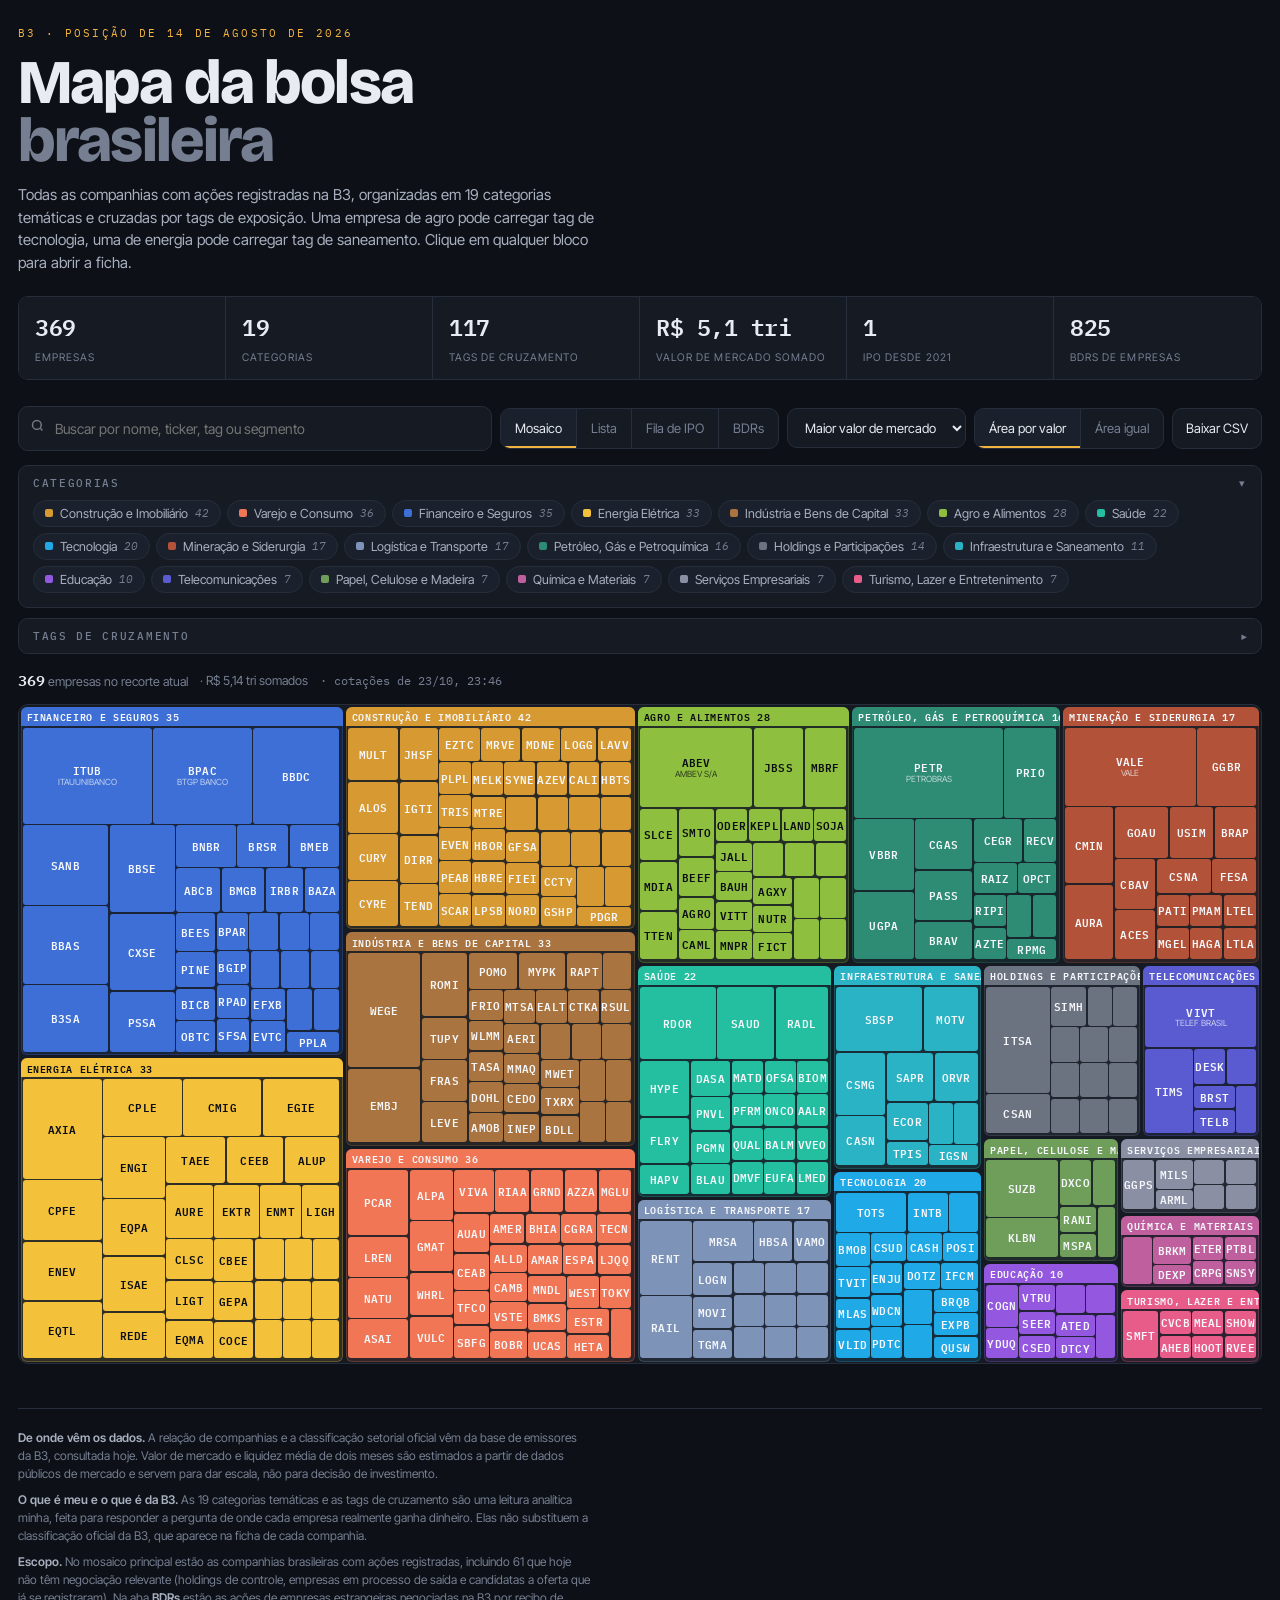
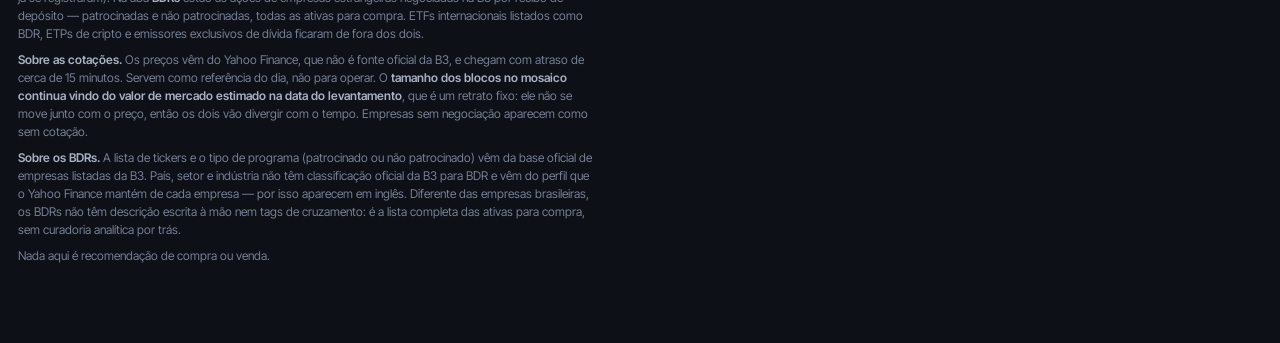
<file: mapa-b3.html>
<!DOCTYPE html>
<html lang="pt-BR">
<head>
<meta charset="utf-8">
<meta name="viewport" content="width=device-width, initial-scale=1">
<title>Mapa da B3</title>
<link rel="preconnect" href="https://fonts.googleapis.com">
<link rel="preconnect" href="https://fonts.gstatic.com" crossorigin>
<link href="https://fonts.googleapis.com/css2?family=Bricolage+Grotesque:opsz,wght@12..96,600;12..96,800&family=Inter+Tight:wght@400;500;600;700&family=IBM+Plex+Mono:wght@400;500;600&display=swap" rel="stylesheet">
<style>
:root{
  --bg:#0D1016; --panel:#151A23; --panel2:#1B212C; --line:#262E3B; --line2:#333D4D;
  --tx:#E8EBF1; --tx2:#A8B0C0; --tx3:#767F92; --am:#F2B441;
  --up:#4FD69C; --down:#FF7B75;
  --r:10px;
}
*{box-sizing:border-box}
html,body{margin:0;padding:0}
body{
  background:var(--bg); color:var(--tx);
  font-family:'Inter Tight',system-ui,-apple-system,sans-serif;
  font-size:14px; line-height:1.5;
  -webkit-font-smoothing:antialiased;
}
.wrap{max-width:1320px;margin:0 auto;padding:26px 18px 70px}

/* ---------- cabecalho ---------- */
.eyebrow{
  font-family:'IBM Plex Mono',monospace; font-size:10.5px; letter-spacing:.22em;
  text-transform:uppercase; color:var(--am); margin-bottom:12px;
}
h1{
  font-family:'Bricolage Grotesque',sans-serif; font-weight:800;
  font-size:clamp(34px,6.2vw,62px); line-height:.94; letter-spacing:-.03em;
  margin:0 0 14px;
}
h1 em{font-style:normal;color:var(--tx3)}
.lede{max-width:66ch;color:var(--tx2);font-size:15px;margin:0 0 22px}

.stats{display:flex;flex-wrap:wrap;gap:0;border:1px solid var(--line);border-radius:var(--r);overflow:hidden;margin-bottom:26px}
.stat{flex:1 1 150px;padding:13px 16px;border-right:1px solid var(--line);background:var(--panel)}
.stat:last-child{border-right:0}
.stat b{display:block;font-family:'IBM Plex Mono',monospace;font-size:23px;font-weight:600;letter-spacing:-.02em}
.stat span{font-size:10.5px;letter-spacing:.1em;text-transform:uppercase;color:var(--tx3)}

/* ---------- controles ---------- */
.bar{display:flex;flex-wrap:wrap;gap:8px;align-items:center;margin-bottom:14px}
.search{flex:1 1 260px;position:relative}
.search input{
  width:100%;background:var(--panel);border:1px solid var(--line);border-radius:var(--r);
  color:var(--tx);padding:11px 13px 11px 36px;font:inherit;font-size:14px;
}
.search input:focus{outline:2px solid var(--am);outline-offset:1px;border-color:transparent}
.search svg{position:absolute;left:12px;top:12px;opacity:.45}
select,.btn{
  background:var(--panel);border:1px solid var(--line);border-radius:var(--r);color:var(--tx);
  padding:10px 13px;font:inherit;font-size:13px;cursor:pointer;
}
select:focus-visible,.btn:focus-visible{outline:2px solid var(--am);outline-offset:1px}
.btn:hover{border-color:var(--line2)}
.seg{display:inline-flex;background:var(--panel);border:1px solid var(--line);border-radius:var(--r);overflow:hidden}
.seg button{
  background:none;border:0;color:var(--tx3);padding:10px 14px;font:inherit;font-size:13px;
  cursor:pointer;border-right:1px solid var(--line);
}
.seg button:last-child{border-right:0}
.seg button[aria-pressed="true"]{background:var(--panel2);color:var(--tx);box-shadow:inset 0 -2px 0 var(--am)}
.seg button:focus-visible{outline:2px solid var(--am);outline-offset:-2px}

/* ---------- filtros ---------- */
.fbox{border:1px solid var(--line);border-radius:var(--r);background:var(--panel);margin-bottom:10px}
.fhead{
  display:flex;align-items:center;gap:10px;padding:10px 14px;cursor:pointer;
  font-family:'IBM Plex Mono',monospace;font-size:10.5px;letter-spacing:.16em;text-transform:uppercase;color:var(--tx3);
  user-select:none;background:none;border:0;width:100%;text-align:left;font-weight:500;
}
.fhead:focus-visible{outline:2px solid var(--am);outline-offset:-2px}
.fhead .arw{margin-left:auto;transition:transform .18s}
.fbox[data-open="false"] .arw{transform:rotate(-90deg)}
.fbox[data-open="false"] .fbody{display:none}
.fbody{padding:0 14px 14px;display:flex;flex-wrap:wrap;gap:6px}
.chip{
  display:inline-flex;align-items:center;gap:7px;background:var(--panel2);
  border:1px solid var(--line);border-radius:99px;color:var(--tx2);
  padding:5px 11px;font-size:12.5px;cursor:pointer;font-family:inherit;
  transition:border-color .12s,color .12s;
}
.chip:hover{border-color:var(--line2);color:var(--tx)}
.chip:focus-visible{outline:2px solid var(--am);outline-offset:1px}
.chip .dot{width:8px;height:8px;border-radius:2px;flex:none}
.chip .n{font-family:'IBM Plex Mono',monospace;font-size:10.5px;color:var(--tx3)}
.chip[aria-pressed="true"]{background:#232B38;color:var(--tx);border-color:var(--line2)}
.chip[aria-pressed="true"] .n{color:var(--tx2)}
.mini{font-size:11.5px;padding:4px 9px}

.count{display:flex;align-items:center;gap:12px;flex-wrap:wrap;margin:16px 0 12px;color:var(--tx3);font-size:12.5px}
.count b{font-family:'IBM Plex Mono',monospace;color:var(--tx);font-size:15px;font-weight:600}
.link{background:none;border:0;color:var(--am);cursor:pointer;font:inherit;font-size:12.5px;padding:0;text-decoration:underline;text-underline-offset:3px}
.link:focus-visible{outline:2px solid var(--am);outline-offset:2px}

/* ---------- mosaico ---------- */
#mapa{
  position:relative;width:100%;height:660px;border:1px solid var(--line);
  border-radius:var(--r);background:var(--panel);overflow:hidden;
}
.grp{position:absolute;border-radius:6px;overflow:hidden}
.grpname{
  position:absolute;left:0;right:0;top:0;height:19px;padding:0 6px;
  font-family:'IBM Plex Mono',monospace;font-size:9.5px;letter-spacing:.07em;text-transform:uppercase;
  white-space:nowrap;overflow:hidden;display:flex;align-items:center;gap:5px;
  color:#0D1016;font-weight:600;
}
.tile{
  position:absolute;border:0;border-radius:3px;cursor:pointer;overflow:hidden;
  display:flex;flex-direction:column;justify-content:center;align-items:center;
  padding:2px;transition:filter .12s;font-family:'IBM Plex Mono',monospace;
}
.tile:hover{filter:brightness(1.35)}
.tile:focus-visible{outline:2px solid #fff;outline-offset:-2px;z-index:5}
.tile .tc{font-size:10.5px;font-weight:600;letter-spacing:.02em;line-height:1}
.tile .tn{font-size:8.5px;opacity:.72;margin-top:2px;line-height:1;max-width:100%;overflow:hidden;text-overflow:ellipsis;white-space:nowrap;font-family:'Inter Tight',sans-serif}
#tip{
  position:fixed;pointer-events:none;z-index:60;background:#080A0E;border:1px solid var(--line2);
  border-radius:8px;padding:9px 11px;max-width:270px;font-size:12.5px;opacity:0;transition:opacity .1s;
  box-shadow:0 12px 30px rgba(0,0,0,.6);
}
#tip strong{display:block;font-size:13.5px;margin-bottom:2px}
#tip .m{color:var(--tx3);font-size:11px;font-family:'IBM Plex Mono',monospace}

/* ---------- lista ---------- */
.grid{display:grid;grid-template-columns:repeat(auto-fill,minmax(292px,1fr));gap:10px}
.card{
  background:var(--panel);border:1px solid var(--line);border-left-width:3px;border-radius:var(--r);
  padding:13px 14px;cursor:pointer;text-align:left;font:inherit;color:inherit;
  transition:border-color .12s,background .12s;
}
.card:hover{background:var(--panel2);border-color:var(--line2)}
.card:focus-visible{outline:2px solid var(--am);outline-offset:1px}
.card .top{display:flex;align-items:baseline;gap:8px;margin-bottom:4px}
.card .cod{font-family:'IBM Plex Mono',monospace;font-size:13px;font-weight:600}
.card .nm{font-weight:600;font-size:13.5px;overflow:hidden;text-overflow:ellipsis;white-space:nowrap;min-width:0}

/* ---------- cotacoes ---------- */
.pr{margin-left:auto;flex:none;font-family:'IBM Plex Mono',monospace;font-size:12px;white-space:nowrap}
.pr b{font-weight:600;color:var(--tx)}
.pr i{font-style:normal;font-size:11px;margin-left:5px}
.pr.na{color:var(--tx3);font-size:10.5px}
.up{color:var(--up)} .down{color:var(--down)} .flat{color:var(--tx3)}
.atz{font-family:'IBM Plex Mono',monospace;font-size:11.5px;color:var(--tx3)}
.cot{border-top:1px solid var(--line);margin-top:16px;padding-top:14px}
.cot h3{font-family:'IBM Plex Mono',monospace;font-size:10.5px;letter-spacing:.16em;text-transform:uppercase;
        color:var(--tx3);margin:0 0 10px;font-weight:500}
.cot ul{list-style:none;margin:0;padding:0;display:flex;flex-direction:column;gap:7px}
.cot li{display:flex;align-items:baseline;gap:10px;font-family:'IBM Plex Mono',monospace;font-size:12.5px}
.cot .tk{font-weight:600;min-width:64px}
.cot .vl{margin-left:auto;text-align:right}
.cot .ref{font-size:9.5px;letter-spacing:.08em;text-transform:uppercase;color:var(--tx3);
          border:1px solid var(--line2);border-radius:4px;padding:1px 5px}
.fnt{color:var(--tx3);font-size:11px;line-height:1.45}
.cot .fnt{margin:10px 0 0}
.card .cat{font-size:11px;color:var(--tx3);margin-bottom:7px}
.card .ds{font-size:12.5px;color:var(--tx2);margin-bottom:9px;display:-webkit-box;-webkit-line-clamp:2;-webkit-box-orient:vertical;overflow:hidden}
.tg{display:flex;flex-wrap:wrap;gap:4px}
.tg span{font-size:10.5px;color:var(--tx3);background:var(--panel2);border:1px solid var(--line);border-radius:4px;padding:2px 6px}
.card:hover .tg span{border-color:var(--line2)}

/* ---------- pipeline ---------- */
.note{border:1px solid var(--line);border-left:3px solid var(--am);border-radius:var(--r);background:var(--panel);padding:15px 17px;margin-bottom:18px}
.note h3{margin:0 0 6px;font-size:15px;font-family:'Bricolage Grotesque',sans-serif;font-weight:600}
.note p{margin:0;color:var(--tx2);font-size:13.5px}
.subh{font-family:'IBM Plex Mono',monospace;font-size:10.5px;letter-spacing:.16em;text-transform:uppercase;color:var(--tx3);margin:26px 0 11px;display:flex;align-items:center;gap:9px}
.subh:after{content:"";flex:1;height:1px;background:var(--line)}

/* ---------- painel lateral ---------- */
#dim{position:fixed;inset:0;background:rgba(6,8,12,.72);opacity:0;pointer-events:none;transition:opacity .18s;z-index:70}
#dim.on{opacity:1;pointer-events:auto}
#drw{
  position:fixed;top:0;right:0;bottom:0;width:min(430px,100%);background:var(--panel);
  border-left:1px solid var(--line);z-index:80;transform:translateX(100%);
  transition:transform .22s cubic-bezier(.4,0,.2,1);overflow-y:auto;padding:22px 24px 40px;
}
#drw.on{transform:none}
#drw .x{position:absolute;top:14px;right:14px;background:var(--panel2);border:1px solid var(--line);color:var(--tx2);border-radius:8px;width:32px;height:32px;cursor:pointer;font-size:17px;line-height:1}
#drw .x:focus-visible{outline:2px solid var(--am)}
#drw h2{font-family:'Bricolage Grotesque',sans-serif;font-size:24px;line-height:1.1;margin:14px 0 4px;letter-spacing:-.02em;padding-right:38px}
#drw .rz{color:var(--tx3);font-size:12px;margin-bottom:16px}
.kv{display:grid;grid-template-columns:118px 1fr;gap:7px 12px;font-size:13px;margin:16px 0}
.kv dt{color:var(--tx3);font-size:11px;letter-spacing:.06em;text-transform:uppercase;padding-top:2px}
.kv dd{margin:0;font-family:'IBM Plex Mono',monospace;font-size:12.5px}
.pill{display:inline-flex;align-items:center;gap:7px;border-radius:99px;padding:5px 12px;font-size:12px;font-weight:600}
.dsc{color:var(--tx2);font-size:13.5px;border-top:1px solid var(--line);padding-top:15px;margin-top:4px}

footer{margin-top:44px;border-top:1px solid var(--line);padding-top:20px;color:var(--tx3);font-size:12px}
footer p{margin:0 0 8px;max-width:82ch}
footer b{color:var(--tx2);font-weight:600}
.hide{display:none!important}
@media (max-width:640px){
  .wrap{padding:20px 13px 60px}
  #mapa{height:470px}
  .kv{grid-template-columns:96px 1fr}
}
@media (prefers-reduced-motion:reduce){*{transition:none!important}}
</style>
</head>
<body>
<div class="wrap">

<div class="eyebrow">B3 · posição de <span id="snapDate">14 de agosto de 2026</span></div>
<h1>Mapa da bolsa<br><em>brasileira</em></h1>
<p class="lede">Todas as companhias com ações registradas na B3, organizadas em 19 categorias temáticas e cruzadas por tags de exposição. Uma empresa de agro pode carregar tag de tecnologia, uma de energia pode carregar tag de saneamento. Clique em qualquer bloco para abrir a ficha.</p>

<div class="stats">
  <div class="stat"><b>369</b><span>empresas</span></div>
  <div class="stat"><b>19</b><span>categorias</span></div>
  <div class="stat"><b id="sTags">114</b><span>tags de cruzamento</span></div>
  <div class="stat"><b>R$ 5,1 tri</b><span>valor de mercado somado</span></div>
  <div class="stat"><b>1</b><span>IPO desde 2021</span></div>
  <div class="stat"><b id="sBdr">–</b><span>BDRs de empresas</span></div>
</div>

<div class="bar">
  <label class="search">
    <svg width="15" height="15" viewBox="0 0 24 24" fill="none" stroke="currentColor" stroke-width="2.4"><circle cx="11" cy="11" r="7"/><path d="M20 20l-3.5-3.5"/></svg>
    <input id="q" type="search" placeholder="Buscar por nome, ticker, tag ou segmento" aria-label="Buscar empresas">
  </label>
  <div class="seg" role="group" aria-label="Modo de visualização">
    <button id="vMapa" aria-pressed="true">Mosaico</button>
    <button id="vLista" aria-pressed="false">Lista</button>
    <button id="vIpo" aria-pressed="false">Fila de IPO</button>
    <button id="vBdr" aria-pressed="false">BDRs</button>
  </div>
  <select id="sort" aria-label="Ordenar">
    <option value="vm">Maior valor de mercado</option>
    <option value="liq">Maior liquidez</option>
    <option value="nome">Nome A a Z</option>
    <option value="novo">Registro mais recente</option>
  </select>
  <div class="seg" id="areaSw" role="group" aria-label="Área dos blocos">
    <button id="aVal" aria-pressed="true">Área por valor</button>
    <button id="aIgual" aria-pressed="false">Área igual</button>
  </div>
  <button class="btn" id="csv">Baixar CSV</button>
</div>

<div class="fbox" data-open="true" id="fcat">
  <button class="fhead" aria-expanded="true">Categorias<span class="arw">▾</span></button>
  <div class="fbody" id="cats"></div>
</div>

<div class="fbox" data-open="false" id="ftag">
  <button class="fhead" aria-expanded="false">Tags de cruzamento<span class="arw">▾</span></button>
  <div class="fbody">
    <div style="width:100%;display:flex;gap:6px;align-items:center;margin-bottom:9px">
      <span style="color:var(--tx3);font-size:11.5px">Combinar tags por</span>
      <div class="seg" role="group" aria-label="Modo de combinação de tags">
        <button id="mOu" class="mini" aria-pressed="true" style="padding:5px 11px">qualquer uma</button>
        <button id="mE" class="mini" aria-pressed="false" style="padding:5px 11px">todas juntas</button>
      </div>
    </div>
    <div id="tags" style="display:flex;flex-wrap:wrap;gap:6px"></div>
  </div>
</div>

<div class="fbox hide" data-open="true" id="fpais">
  <button class="fhead" aria-expanded="true">País<span class="arw">▾</span></button>
  <div class="fbody" id="paises"></div>
</div>

<div class="fbox hide" data-open="false" id="fsetor">
  <button class="fhead" aria-expanded="false">Setor<span class="arw">▾</span></button>
  <div class="fbody" id="setores"></div>
</div>

<div class="count">
  <span><b id="n">369</b> <span id="nLbl">empresas no recorte atual</span></span>
  <span id="vmSel"></span>
  <span class="atz" id="atz"></span>
  <button class="link hide" id="clear">limpar filtros</button>
</div>

<div id="mapa"></div>
<div id="lista" class="grid hide"></div>
<div id="ipo" class="hide"></div>
<div id="bdr" class="grid hide"></div>

<footer>
  <p><b>De onde vêm os dados.</b> A relação de companhias e a classificação setorial oficial vêm da base de emissores da B3, consultada hoje. Valor de mercado e liquidez média de dois meses são estimados a partir de dados públicos de mercado e servem para dar escala, não para decisão de investimento.</p>
  <p><b>O que é meu e o que é da B3.</b> As 19 categorias temáticas e as tags de cruzamento são uma leitura analítica minha, feita para responder a pergunta de onde cada empresa realmente ganha dinheiro. Elas não substituem a classificação oficial da B3, que aparece na ficha de cada companhia.</p>
  <p><b>Escopo.</b> No mosaico principal estão as companhias brasileiras com ações registradas, incluindo 61 que hoje não têm negociação relevante (holdings de controle, empresas em processo de saída e candidatas a oferta que já se registraram). Na aba <b>BDRs</b> estão as ações de empresas estrangeiras negociadas na B3 por recibo de depósito — patrocinadas e não patrocinadas, todas as ativas para compra. ETFs internacionais listados como BDR, ETPs de cripto e emissores exclusivos de dívida ficaram de fora dos dois.</p>
  <p><b>Sobre as cotações.</b> Os preços vêm do Yahoo Finance, que não é fonte oficial da B3, e chegam com atraso de cerca de 15 minutos. Servem como referência do dia, não para operar. O <b>tamanho dos blocos no mosaico continua vindo do valor de mercado estimado na data do levantamento</b>, que é um retrato fixo: ele não se move junto com o preço, então os dois vão divergir com o tempo. Empresas sem negociação aparecem como sem cotação.</p>
  <p><b>Sobre os BDRs.</b> A lista de tickers e o tipo de programa (patrocinado ou não patrocinado) vêm da base oficial de empresas listadas da B3. País, setor e indústria não têm classificação oficial da B3 para BDR e vêm do perfil que o Yahoo Finance mantém de cada empresa — por isso aparecem em inglês. Diferente das empresas brasileiras, os BDRs não têm descrição escrita à mão nem tags de cruzamento: é a lista completa das ativas para compra, sem curadoria analítica por trás.</p>
  <p>Nada aqui é recomendação de compra ou venda.</p>
</footer>
</div>

<div id="tip" role="status" aria-live="off"></div>
<div id="dim"></div>
<aside id="drw" role="dialog" aria-modal="true" aria-label="Ficha da empresa" tabindex="-1"></aside>

<script>
const D = {
  "empresas": [
    {
      "cod": "QVQP",
      "nome": "524 PARTICIPACOES S.A.",
      "pregao": "524 PARTICIP",
      "tickers": "",
      "macro": "Holdings e Participacoes",
      "macroL": "Holdings e Participações",
      "seg": "Outros",
      "tagsL": [
        "Holding",
        "Micro Cap",
        "Sem negociação"
      ],
      "desc": "524 Participacoes, holding de participacoes.",
      "mkt": "Basico",
      "listagem": "11/09/1998",
      "ano": 1998,
      "liq": 0,
      "vm": 0,
      "cor": "#6B7280",
      "cnpj": "1851771000155"
    },
    {
      "cod": "AERI",
      "nome": "AERIS IND. E COM. DE EQUIP. GERACAO DE ENERGIA S/A",
      "pregao": "AERIS",
      "tickers": "AERI3",
      "macro": "Industria e Bens de Capital",
      "macroL": "Indústria e Bens de Capital",
      "seg": "Máq. e Equip. Industriais",
      "tagsL": [
        "Bens de Capital",
        "Indústria",
        "B2B",
        "Renováveis",
        "ESG",
        "Exportadora",
        "Micro Cap"
      ],
      "desc": "Aeris, fabricante de pas eolicas, exposta ao ciclo de energia renovavel.",
      "mkt": "Novo Mercado",
      "listagem": "09/11/2020",
      "ano": 2020,
      "liq": 78141,
      "vm": 138468400,
      "cor": "#A9743F",
      "cnpj": "12528708000107"
    },
    {
      "cod": "AFLT",
      "nome": "AFLUENTE TRANSMISSÃO DE ENERGIA ELÉTRICA S/A",
      "pregao": "AFLUENTE T",
      "tickers": "AFLT3",
      "macro": "Energia Eletrica",
      "macroL": "Energia Elétrica",
      "seg": "Energia Elétrica",
      "tagsL": [
        "Energia",
        "Regulado",
        "Infraestrutura",
        "Transmissão",
        "Micro Cap"
      ],
      "desc": "Afluente Transmissao, pequena transmissora do grupo Neoenergia.",
      "mkt": "Basico",
      "listagem": "24/09/2010",
      "ano": 2010,
      "liq": 3699,
      "vm": 455644200,
      "cor": "#F3C13A",
      "cnpj": "10338320000100"
    },
    {
      "cod": "AGXY",
      "nome": "AGROGALAXY PARTICIPAÇÕES S.A.",
      "pregao": "AGROGALAXY",
      "tickers": "AGXY3",
      "macro": "Agro e Alimentos",
      "macroL": "Agro e Alimentos",
      "seg": "Agricultura",
      "tagsL": [
        "Agro",
        "Commodity",
        "Varejo",
        "Credito",
        "Recuperação Judicial",
        "Micro Cap"
      ],
      "desc": "AgroGalaxy, rede de revendas de insumos agricolas, em reestruturacao financeira.",
      "mkt": "Novo Mercado",
      "listagem": "23/07/2021",
      "ano": 2021,
      "liq": 41259,
      "vm": 27818700,
      "cor": "#8FBF3F",
      "cnpj": "21240146000184"
    },
    {
      "cod": "RPAD",
      "nome": "ALFA HOLDINGS S.A.",
      "pregao": "ALFA HOLDING",
      "tickers": "RPAD3,RPAD5,RPAD6",
      "macro": "Financeiro e Seguros",
      "macroL": "Financeiro e Seguros",
      "seg": "Bancos",
      "tagsL": [
        "Bancos",
        "Financeiro",
        "Credito",
        "Holding",
        "Micro Cap"
      ],
      "desc": "Alfa Holding, veiculo do grupo Alfa.",
      "mkt": "Basico",
      "listagem": "05/11/1970",
      "ano": 1970,
      "liq": 2050,
      "vm": 638151500,
      "cor": "#3D6FD6",
      "cnpj": "17167396000169"
    },
    {
      "cod": "APTI",
      "nome": "ALIPERTI S.A.",
      "pregao": "ALIPERTI",
      "tickers": "APTI4",
      "macro": "Agro e Alimentos",
      "macroL": "Agro e Alimentos",
      "seg": "Agricultura",
      "tagsL": [
        "Agro",
        "Commodity",
        "Siderurgia",
        "Holding",
        "Sem negociação"
      ],
      "desc": "Aliperti, holding com ativos siderurgicos e imobiliarios.",
      "mkt": "Basico",
      "listagem": "06/06/1986",
      "ano": 1986,
      "liq": 0,
      "vm": 66969450,
      "cor": "#8FBF3F",
      "cnpj": "61156931000178"
    },
    {
      "cod": "AALR",
      "nome": "ALLIANÇA SAÚDE E PARTICIPAÇÕES S.A.",
      "pregao": "ALLIAR",
      "tickers": "AALR3",
      "macro": "Saude",
      "macroL": "Saúde",
      "seg": "Serv.Méd.Hospit..Análises e Diagnósticos",
      "tagsL": [
        "Saúde",
        "Serviços",
        "B2C",
        "Diagnóstico",
        "Micro Cap"
      ],
      "desc": "Alliar, medicina diagnostica por imagem.",
      "mkt": "Novo Mercado",
      "listagem": "26/10/2016",
      "ano": 2016,
      "liq": 163335,
      "vm": 505126440,
      "cor": "#23BFA0",
      "cnpj": "42771949000135"
    },
    {
      "cod": "ALLD",
      "nome": "ALLIED TECNOLOGIA S.A.",
      "pregao": "ALLIED",
      "tickers": "ALLD3",
      "macro": "Varejo e Consumo",
      "macroL": "Varejo e Consumo",
      "seg": "Eletrodomésticos",
      "tagsL": [
        "Varejo",
        "Consumo",
        "B2C",
        "Hardware",
        "Distribuição",
        "E-commerce",
        "Micro Cap"
      ],
      "desc": "Allied, distribuicao e varejo de eletronicos e celulares.",
      "mkt": "Novo Mercado",
      "listagem": "24/03/2021",
      "ano": 2021,
      "liq": 1785250,
      "vm": 503740800,
      "cor": "#F07655",
      "cnpj": "20247322000147"
    },
    {
      "cod": "ALOS",
      "nome": "ALLOS S.A",
      "pregao": "ALLOS",
      "tickers": "ALOS3",
      "macro": "Construcao e Imobiliario",
      "macroL": "Construção e Imobiliário",
      "seg": "Exploração de Imóveis",
      "tagsL": [
        "Imobiliário",
        "Renda",
        "B2B",
        "Shoppings",
        "Small Cap"
      ],
      "desc": "Allos, fusao de Aliansce Sonae e brMalls, maior operadora de shoppings do pais.",
      "mkt": "Novo Mercado",
      "listagem": "01/02/2011",
      "ano": 2011,
      "liq": 117433000,
      "vm": 13109754000,
      "cor": "#D79A33",
      "cnpj": "05878397000132"
    },
    {
      "cod": "ALPK",
      "nome": "ALLPARK EMPREENDIMENTOS PARTICIPACOES SERVICOS S.A",
      "pregao": "ESTAPAR",
      "tickers": "ALPK3",
      "macro": "Servicos Empresariais",
      "macroL": "Serviços Empresariais",
      "seg": "Serviços Diversos",
      "tagsL": [
        "Serviços",
        "B2B",
        "Tecnologia",
        "Infraestrutura",
        "Micro Cap"
      ],
      "desc": "Estapar, maior rede de estacionamentos do pais, com camadas de tecnologia.",
      "mkt": "Novo Mercado",
      "listagem": "13/05/2020",
      "ano": 2020,
      "liq": 612115,
      "vm": 885417130,
      "cor": "#8A8FA3",
      "cnpj": "60537263000166"
    },
    {
      "cod": "ALPA",
      "nome": "ALPARGATAS S.A.",
      "pregao": "ALPARGATAS",
      "tickers": "ALPA3,ALPA4",
      "macro": "Varejo e Consumo",
      "macroL": "Varejo e Consumo",
      "seg": "Calçados",
      "tagsL": [
        "Consumo",
        "Moda",
        "Indústria",
        "Marcas",
        "Exportadora",
        "Small Cap"
      ],
      "desc": "Alpargatas, dona das Havaianas, marca global de calcados.",
      "mkt": "Nivel 1",
      "listagem": "11/04/1913",
      "ano": 1913,
      "liq": 16912600,
      "vm": 8795287800,
      "cor": "#F07655",
      "cnpj": "61079117000105"
    },
    {
      "cod": "AVLL",
      "nome": "ALPHAVILLE S.A.",
      "pregao": "ALPHAVILLE",
      "tickers": "AVLL3",
      "macro": "Construcao e Imobiliario",
      "macroL": "Construção e Imobiliário",
      "seg": "Incorporações",
      "tagsL": [
        "Imobiliário",
        "Construção",
        "B2C",
        "Loteamento",
        "Micro Cap"
      ],
      "desc": "Alphaville, loteamentos residenciais de alto padrao.",
      "mkt": "Novo Mercado",
      "listagem": "10/12/2020",
      "ano": 2020,
      "liq": 2078,
      "vm": 82398320,
      "cor": "#D79A33",
      "cnpj": "16811931000100"
    },
    {
      "cod": "ALUP",
      "nome": "ALUPAR INVESTIMENTO S/A",
      "pregao": "ALUPAR",
      "tickers": "ALUP11,ALUP3,ALUP4",
      "macro": "Energia Eletrica",
      "macroL": "Energia Elétrica",
      "seg": "Energia Elétrica",
      "tagsL": [
        "Energia",
        "Regulado",
        "Infraestrutura",
        "Transmissão",
        "Renováveis",
        "Small Cap"
      ],
      "desc": "Alupar, transmissao e geracao com atuacao tambem fora do Brasil.",
      "mkt": "Nivel 2",
      "listagem": "02/04/2013",
      "ano": 2013,
      "liq": 25765900,
      "vm": 11183038000,
      "cor": "#F3C13A",
      "cnpj": "8364948000138"
    },
    {
      "cod": "ABEV",
      "nome": "AMBEV S.A.",
      "pregao": "AMBEV S/A",
      "tickers": "ABEV3",
      "macro": "Agro e Alimentos",
      "macroL": "Agro e Alimentos",
      "seg": "Cervejas e Refrigerantes",
      "tagsL": [
        "Bebidas",
        "Consumo",
        "B2C",
        "Marcas",
        "Logística",
        "Blue Chip"
      ],
      "desc": "Ambev, maior cervejaria da America Latina, com distribuicao capilarizada e braco digital.",
      "mkt": "Basico",
      "listagem": "31/10/2013",
      "ano": 2013,
      "liq": 423653000,
      "vm": 234913112000,
      "cor": "#8FBF3F",
      "cnpj": "7526557000100"
    },
    {
      "cod": "AMBP",
      "nome": "AMBIPAR PARTICIPACOES E EMPREENDIMENTOS S/A",
      "pregao": "AMBIPAR",
      "tickers": "AMBP3",
      "macro": "Infraestrutura e Saneamento",
      "macroL": "Infraestrutura e Saneamento",
      "seg": "Água e Saneamento",
      "tagsL": [
        "Saneamento",
        "Regulado",
        "ESG",
        "Infraestrutura",
        "Serviços",
        "Dolarizada",
        "Resíduos",
        "Micro Cap"
      ],
      "desc": "Ambipar, gestao ambiental e resposta a emergencias com operacao global.",
      "mkt": "Novo Mercado",
      "listagem": "02/07/2020",
      "ano": 2020,
      "liq": 794556,
      "vm": 251465900,
      "cor": "#29B3C4",
      "cnpj": "12648266000124"
    },
    {
      "cod": "AMER",
      "nome": "AMERICANAS S.A",
      "pregao": "AMERICANAS",
      "tickers": "AMER3",
      "macro": "Varejo e Consumo",
      "macroL": "Varejo e Consumo",
      "seg": "Produtos Diversos",
      "tagsL": [
        "Varejo",
        "Consumo",
        "B2C",
        "E-commerce",
        "Marketplace",
        "Recuperação Judicial",
        "Micro Cap"
      ],
      "desc": "Americanas, varejo fisico e digital, em recuperacao judicial.",
      "mkt": "Novo Mercado",
      "listagem": "26/07/2007",
      "ano": 2007,
      "liq": 6838790,
      "vm": 747900000,
      "cor": "#F07655",
      "cnpj": "00776574000156"
    },
    {
      "cod": "CBEE",
      "nome": "AMPLA ENERGIA E SERVICOS S.A.",
      "pregao": "AMPLA ENERG",
      "tickers": "CBEE3",
      "macro": "Energia Eletrica",
      "macroL": "Energia Elétrica",
      "seg": "Energia Elétrica",
      "tagsL": [
        "Energia",
        "Regulado",
        "Infraestrutura",
        "Small Cap"
      ],
      "desc": "Ampla, distribuidora fluminense do grupo Enel.",
      "mkt": "Basico",
      "listagem": "06/03/1969",
      "ano": 1969,
      "liq": 5800,
      "vm": 4077864100,
      "cor": "#F3C13A",
      "cnpj": "33050071000158"
    },
    {
      "cod": "CANT",
      "nome": "ANDRADE GUTIERREZ PARTICIPACOES S.A.",
      "pregao": "AGPART",
      "tickers": "",
      "macro": "Holdings e Participacoes",
      "macroL": "Holdings e Participações",
      "seg": "Holdings Diversificadas",
      "tagsL": [
        "Holding",
        "Diversificada",
        "Micro Cap",
        "Sem negociação"
      ],
      "desc": "AGPart, holding de participacoes.",
      "mkt": "Basico",
      "listagem": "29/10/2001",
      "ano": 2001,
      "liq": 0,
      "vm": 0,
      "cor": "#6B7280",
      "cnpj": "4031960000170"
    },
    {
      "cod": "ANIM",
      "nome": "ANIMA HOLDING S.A.",
      "pregao": "ANIMA",
      "tickers": "ANIM3",
      "macro": "Educacao",
      "macroL": "Educação",
      "seg": "Serviços Educacionais",
      "tagsL": [
        "Educação",
        "Serviços",
        "B2C",
        "Tecnologia",
        "Saúde",
        "EAD",
        "Micro Cap"
      ],
      "desc": "Anima Educacao, ensino superior premium com medicina e Inspirali.",
      "mkt": "Novo Mercado",
      "listagem": "24/10/2013",
      "ano": 2013,
      "liq": 25339400,
      "vm": 821902400,
      "cor": "#9457E0",
      "cnpj": "9288252000132"
    },
    {
      "cod": "ACES",
      "nome": "APERAM INOX AMERICA DO SUL S.A.",
      "pregao": "APERAM",
      "tickers": "ACES3,ACES4",
      "macro": "Mineracao e Siderurgia",
      "macroL": "Mineração e Siderurgia",
      "seg": "Siderurgia",
      "tagsL": [
        "Siderurgia",
        "Commodity",
        "Indústria",
        "Exportadora",
        "Sem negociação"
      ],
      "desc": "Aperam South America, acos inoxidaveis e especiais.",
      "mkt": "Basico",
      "listagem": "",
      "ano": null,
      "liq": 0,
      "vm": 7081224000,
      "cor": "#B25239",
      "cnpj": "33390170000189"
    },
    {
      "cod": "ARND",
      "nome": "ARANDU INVESTIMENTOS S.A.",
      "pregao": "ARANDU",
      "tickers": "ARND3",
      "macro": "Holdings e Participacoes",
      "macroL": "Holdings e Participações",
      "seg": "Holdings Diversificadas",
      "tagsL": [
        "Holding",
        "Diversificada",
        "Micro Cap"
      ],
      "desc": "Arandu, holding de participacoes.",
      "mkt": "Novo Mercado",
      "listagem": "13/05/2021",
      "ano": 2021,
      "liq": 1197,
      "vm": 70631120,
      "cor": "#6B7280",
      "cnpj": "14127813000151"
    },
    {
      "cod": "ARML",
      "nome": "ARMAC LOCAÇÃO. LOGÍSTICA E SERVIÇOS S.A.",
      "pregao": "ARMAC",
      "tickers": "ARML3",
      "macro": "Servicos Empresariais",
      "macroL": "Serviços Empresariais",
      "seg": "Serviços Diversos",
      "tagsL": [
        "Serviços",
        "B2B",
        "Bens de Capital",
        "Agro",
        "Infraestrutura",
        "Micro Cap"
      ],
      "desc": "Armac, locacao de maquinas pesadas para agro, mineracao e construcao.",
      "mkt": "Novo Mercado",
      "listagem": "26/07/2021",
      "ano": 2021,
      "liq": 2944040,
      "vm": 1044650400,
      "cor": "#8A8FA3",
      "cnpj": "00242184000104"
    },
    {
      "cod": "ATED",
      "nome": "ATOM EDUCAÇÃO E EDITORA S.A.",
      "pregao": "ATOM EDUC",
      "tickers": "ATED3",
      "macro": "Educacao",
      "macroL": "Educação",
      "seg": "Serviços Educacionais",
      "tagsL": [
        "Educação",
        "Serviços",
        "B2C",
        "Tecnologia",
        "Micro Cap"
      ],
      "desc": "Atom Educacao, ensino e treinamento em investimentos.",
      "mkt": "Basico",
      "listagem": "19/11/2024",
      "ano": 2024,
      "liq": 7054,
      "vm": 35745600,
      "cor": "#9457E0",
      "cnpj": "23994857000170"
    },
    {
      "cod": "AURA",
      "nome": "AURA MINERALS INC.",
      "pregao": "AURA 360",
      "tickers": "AURA33",
      "macro": "Mineracao e Siderurgia",
      "macroL": "Mineração e Siderurgia",
      "seg": "Minerais Metálicos",
      "tagsL": [
        "Mineração",
        "Commodity",
        "Exportadora",
        "Ouro",
        "Dolarizada"
      ],
      "desc": "Aura Minerals, ouro e cobre com operacoes em varios paises das Americas.",
      "mkt": "Bovespa Mais N2",
      "listagem": "15/06/2020",
      "ano": 2020,
      "liq": 93698900,
      "vm": 27812156900,
      "cor": "#B25239",
      "cnpj": "07857093000114"
    },
    {
      "cod": "AURE",
      "nome": "AUREN ENERGIA S.A.",
      "pregao": "AUREN",
      "tickers": "AURE3",
      "macro": "Energia Eletrica",
      "macroL": "Energia Elétrica",
      "seg": "Energia Elétrica",
      "tagsL": [
        "Energia",
        "Regulado",
        "Infraestrutura",
        "Renováveis",
        "ESG",
        "Comercialização",
        "Small Cap"
      ],
      "desc": "Auren Energia, geracao renovavel e comercializacao, nascida da Votorantim e CPP.",
      "mkt": "Novo Mercado",
      "listagem": "25/03/2022",
      "ano": 2022,
      "liq": 33693400,
      "vm": 10816862000,
      "cor": "#F3C13A",
      "cnpj": "28594234000123"
    },
    {
      "cod": "AESO",
      "nome": "AUREN OPERAÇÕES S.A.",
      "pregao": "AESOPERACOES",
      "tickers": "",
      "macro": "Energia Eletrica",
      "macroL": "Energia Elétrica",
      "seg": "Energia Elétrica",
      "tagsL": [
        "Energia",
        "Regulado",
        "Infraestrutura",
        "Renováveis",
        "ESG",
        "Sem negociação"
      ],
      "desc": "AES Operacoes, ativos eolicos e solares apos fechamento de capital da AES Brasil.",
      "mkt": "Basico",
      "listagem": "02/12/2021",
      "ano": 2021,
      "liq": 0,
      "vm": 0,
      "cor": "#F3C13A",
      "cnpj": "194724000113"
    },
    {
      "cod": "AMOB",
      "nome": "AUTOMOB PARTICIPAÇÕES S.A.",
      "pregao": "AUTOMOB",
      "tickers": "AMOB3",
      "macro": "Industria e Bens de Capital",
      "macroL": "Indústria e Bens de Capital",
      "seg": "Automóveis e Motocicletas",
      "tagsL": [
        "Automotivo",
        "Indústria",
        "Varejo",
        "Recém-listada",
        "Micro Cap"
      ],
      "desc": "Automob, rede de concessionarias de veiculos.",
      "mkt": "Novo Mercado",
      "listagem": "27/11/2024",
      "ano": 2024,
      "liq": 272617,
      "vm": 466800000,
      "cor": "#A9743F",
      "cnpj": "35654688000108"
    },
    {
      "cod": "AXIA",
      "nome": "AXIA ENERGIA S.A.",
      "pregao": "AXIA ENERGIA",
      "tickers": "AXIA3,AXIA6",
      "macro": "Energia Eletrica",
      "macroL": "Energia Elétrica",
      "seg": "Energia Elétrica",
      "tagsL": [
        "Energia",
        "Regulado",
        "Infraestrutura",
        "Renováveis",
        "Blue Chip",
        "Transmissão"
      ],
      "desc": "Axia Energia, nova marca da antiga Eletrobras, maior geradora e transmissora do pais.",
      "mkt": "Novo Mercado",
      "listagem": "07/09/1971",
      "ano": 1971,
      "liq": 596659000,
      "vm": 163806960000,
      "cor": "#F3C13A",
      "cnpj": "00001180000126"
    },
    {
      "cod": "AZTE",
      "nome": "AZEVEDO & TRAVASSOS ENERGIA S.A.",
      "pregao": "AZT ENERGIA",
      "tickers": "AZTE3",
      "macro": "Petroleo, Gas e Petroquimica",
      "macroL": "Petróleo, Gás e Petroquímica",
      "seg": "Exploração. Refino e Distribuição",
      "tagsL": [
        "Óleo e Gás",
        "Commodity",
        "Energia",
        "Micro Cap",
        "Recém-listada"
      ],
      "desc": "AZT Energia, atuacao em ativos de petroleo e gas.",
      "mkt": "Basico",
      "listagem": "28/01/2025",
      "ano": 2025,
      "liq": 1099470,
      "vm": 51564240,
      "cor": "#2E8B74",
      "cnpj": "52017473000103"
    },
    {
      "cod": "AZEV",
      "nome": "AZEVEDO E TRAVASSOS S.A.",
      "pregao": "AZEVEDO",
      "tickers": "AZEV3,AZEV4",
      "macro": "Construcao e Imobiliario",
      "macroL": "Construção e Imobiliário",
      "seg": "Construção Pesada",
      "tagsL": [
        "Construção",
        "Infraestrutura",
        "B2B",
        "Óleo e Gás",
        "Micro Cap"
      ],
      "desc": "Azevedo e Travassos, engenharia com entrada em petroleo e gas.",
      "mkt": "Basico",
      "listagem": "20/08/1984",
      "ano": 1984,
      "liq": 4595240,
      "vm": 431480140,
      "cor": "#D79A33",
      "cnpj": "61351532000168"
    },
    {
      "cod": "AZUL",
      "nome": "AZUL S.A.",
      "pregao": "AZUL",
      "tickers": "AZUL3,AZUL4",
      "macro": "Logistica e Transporte",
      "macroL": "Logística e Transporte",
      "seg": "Transporte Aéreo",
      "tagsL": [
        "Logística",
        "Turismo",
        "B2C",
        "Dolarizada",
        "Recuperação Judicial",
        "Micro Cap"
      ],
      "desc": "Azul, companhia aerea com malha capilar e reestruturacao financeira em curso.",
      "mkt": "Nivel 2",
      "listagem": "07/04/2017",
      "ano": 2017,
      "liq": 2713870,
      "vm": 309291600,
      "cor": "#7E93B8",
      "cnpj": "09305994000129"
    },
    {
      "cod": "AZZA",
      "nome": "AZZAS 2154 S.A.",
      "pregao": "AZZAS 2154",
      "tickers": "AZZA3",
      "macro": "Varejo e Consumo",
      "macroL": "Varejo e Consumo",
      "seg": "Tecidos. Vestuário e Calçados",
      "tagsL": [
        "Varejo",
        "Moda",
        "B2C",
        "Marcas",
        "E-commerce",
        "Small Cap"
      ],
      "desc": "Azzas 2154, uniao de Arezzo e Soma, portfolio de marcas de moda premium.",
      "mkt": "Novo Mercado",
      "listagem": "31/01/2011",
      "ano": 2011,
      "liq": 44295500,
      "vm": 3135732600,
      "cor": "#F07655",
      "cnpj": "16590234000176"
    },
    {
      "cod": "B100",
      "nome": "B100 S.A.",
      "pregao": "B100 S.A.",
      "tickers": "",
      "macro": "Servicos Empresariais",
      "macroL": "Serviços Empresariais",
      "seg": "Serviços Diversos",
      "tagsL": [
        "Serviços",
        "B2B",
        "Tecnologia",
        "Sem negociação"
      ],
      "desc": "B100, companhia registrada no Novo Mercado sem negociacao ativa.",
      "mkt": "Novo Mercado",
      "listagem": "13/02/2025",
      "ano": 2025,
      "liq": 0,
      "vm": 0,
      "cor": "#8A8FA3",
      "cnpj": "52270350000171"
    },
    {
      "cod": "B3SA",
      "nome": "B3 S.A. - BRASIL. BOLSA. BALCÃO",
      "pregao": "B3",
      "tickers": "B3SA3",
      "macro": "Financeiro e Seguros",
      "macroL": "Financeiro e Seguros",
      "seg": "Serviços Financeiros Diversos",
      "tagsL": [
        "Financeiro",
        "Serviços",
        "B2B",
        "Tecnologia",
        "Infraestrutura",
        "Blue Chip",
        "Dados"
      ],
      "desc": "B3, operadora da bolsa e da infraestrutura de mercado, negocio de tecnologia e dados.",
      "mkt": "Novo Mercado",
      "listagem": "11/08/2008",
      "ano": 2008,
      "liq": 566366000,
      "vm": 74632950000,
      "cor": "#3D6FD6",
      "cnpj": "9346601000125"
    },
    {
      "cod": "BMGB",
      "nome": "BANCO BMG S.A.",
      "pregao": "BANCO BMG",
      "tickers": "BMGB11,BMGB4",
      "macro": "Financeiro e Seguros",
      "macroL": "Financeiro e Seguros",
      "seg": "Bancos",
      "tagsL": [
        "Bancos",
        "Financeiro",
        "Credito",
        "Consignado",
        "Small Cap"
      ],
      "desc": "Banco BMG, foco em credito consignado.",
      "mkt": "Nivel 1",
      "listagem": "25/10/2019",
      "ano": 2019,
      "liq": 5502430,
      "vm": 5442003000,
      "cor": "#3D6FD6",
      "cnpj": "61186680000174"
    },
    {
      "cod": "BEES",
      "nome": "BANESTES S.A. - BCO EST ESPIRITO SANTO",
      "pregao": "BANESTES",
      "tickers": "BEES3,BEES4",
      "macro": "Financeiro e Seguros",
      "macroL": "Financeiro e Seguros",
      "seg": "Bancos",
      "tagsL": [
        "Bancos",
        "Financeiro",
        "Credito",
        "Estatal",
        "Regional",
        "Small Cap"
      ],
      "desc": "Banestes, banco publico do Espirito Santo.",
      "mkt": "Basico",
      "listagem": "08/07/1974",
      "ano": 1974,
      "liq": 91190,
      "vm": 3130925000,
      "cor": "#3D6FD6",
      "cnpj": "28127603000178"
    },
    {
      "cod": "BDLL",
      "nome": "BARDELLA S.A. INDUSTRIAS MECANICAS",
      "pregao": "BARDELLA",
      "tickers": "BDLL3,BDLL4",
      "macro": "Industria e Bens de Capital",
      "macroL": "Indústria e Bens de Capital",
      "seg": "Máq. e Equip. Industriais",
      "tagsL": [
        "Bens de Capital",
        "Indústria",
        "B2B",
        "Micro Cap"
      ],
      "desc": "Bardella, equipamentos industriais pesados sob encomenda.",
      "mkt": "Basico",
      "listagem": "23/11/1946",
      "ano": 1946,
      "liq": 2715,
      "vm": 5053160,
      "cor": "#A9743F",
      "cnpj": "60851615000153"
    },
    {
      "cod": "BALM",
      "nome": "BAUMER S.A.",
      "pregao": "BAUMER",
      "tickers": "BALM3,BALM4",
      "macro": "Saude",
      "macroL": "Saúde",
      "seg": "Equipamentos",
      "tagsL": [
        "Saúde",
        "Indústria",
        "B2B",
        "Bens de Capital",
        "Micro Cap"
      ],
      "desc": "Baumer, equipamentos e implantes hospitalares.",
      "mkt": "Basico",
      "listagem": "02/07/1970",
      "ano": 1970,
      "liq": 8639,
      "vm": 255468800,
      "cor": "#23BFA0",
      "cnpj": "61374161000130"
    },
    {
      "cod": "BBSE",
      "nome": "BB SEGURIDADE PARTICIPAÇÕES S.A.",
      "pregao": "BBSEGURIDADE",
      "tickers": "BBSE3",
      "macro": "Financeiro e Seguros",
      "macroL": "Financeiro e Seguros",
      "seg": "Seguradoras",
      "tagsL": [
        "Seguros",
        "Financeiro",
        "Dividendos",
        "Agro",
        "Blue Chip"
      ],
      "desc": "BB Seguridade, holding de seguros do Banco do Brasil, forte em seguro rural.",
      "mkt": "Novo Mercado",
      "listagem": "25/04/2013",
      "ano": 2013,
      "liq": 247676000,
      "vm": 72202689000,
      "cor": "#3D6FD6",
      "cnpj": "17344597000194"
    },
    {
      "cod": "BBML",
      "nome": "BBM LOGISTICA S.A.",
      "pregao": "BBMLOGISTICA",
      "tickers": "",
      "macro": "Servicos Empresariais",
      "macroL": "Serviços Empresariais",
      "seg": "Serviços Diversos",
      "tagsL": [
        "Serviços",
        "B2B",
        "Sem negociação"
      ],
      "desc": "BBM Logistica, transporte rodoviario de cargas.",
      "mkt": "Basico",
      "listagem": "27/02/2019",
      "ano": 2019,
      "liq": 0,
      "vm": 0,
      "cor": "#8A8FA3",
      "cnpj": "01107327000120"
    },
    {
      "cod": "ABCB",
      "nome": "BCO ABC BRASIL S.A.",
      "pregao": "ABC BRASIL",
      "tickers": "ABCB3,ABCB4",
      "macro": "Financeiro e Seguros",
      "macroL": "Financeiro e Seguros",
      "seg": "Bancos",
      "tagsL": [
        "Bancos",
        "Financeiro",
        "Credito",
        "B2B",
        "Small Cap"
      ],
      "desc": "ABC Brasil, credito para empresas de medio e grande porte.",
      "mkt": "Nivel 2",
      "listagem": "23/07/2007",
      "ano": 2007,
      "liq": 13127300,
      "vm": 5952306200,
      "cor": "#3D6FD6",
      "cnpj": "28195667000106"
    },
    {
      "cod": "BAZA",
      "nome": "BCO AMAZONIA S.A.",
      "pregao": "AMAZONIA",
      "tickers": "BAZA3",
      "macro": "Financeiro e Seguros",
      "macroL": "Financeiro e Seguros",
      "seg": "Bancos",
      "tagsL": [
        "Bancos",
        "Financeiro",
        "Credito",
        "Estatal",
        "Regional",
        "Small Cap"
      ],
      "desc": "Banco da Amazonia, fomento na regiao Norte.",
      "mkt": "Basico",
      "listagem": "24/08/1971",
      "ano": 1971,
      "liq": 391878,
      "vm": 3447758400,
      "cor": "#3D6FD6",
      "cnpj": "4902979000144"
    },
    {
      "cod": "BBDC",
      "nome": "BCO BRADESCO S.A.",
      "pregao": "BRADESCO",
      "tickers": "BBDC3,BBDC4",
      "macro": "Financeiro e Seguros",
      "macroL": "Financeiro e Seguros",
      "seg": "Bancos",
      "tagsL": [
        "Bancos",
        "Financeiro",
        "Credito",
        "Blue Chip",
        "Seguros",
        "Tecnologia"
      ],
      "desc": "Bradesco, banco universal com um dos maiores bracos de seguros do Brasil.",
      "mkt": "Nivel 1",
      "listagem": "26/11/1946",
      "ano": 1946,
      "liq": 566480000,
      "vm": 176982300000,
      "cor": "#3D6FD6",
      "cnpj": "60746948000112"
    },
    {
      "cod": "BBAS",
      "nome": "BCO BRASIL S.A.",
      "pregao": "BRASIL",
      "tickers": "BBAS3",
      "macro": "Financeiro e Seguros",
      "macroL": "Financeiro e Seguros",
      "seg": "Bancos",
      "tagsL": [
        "Bancos",
        "Financeiro",
        "Credito",
        "Estatal",
        "Blue Chip",
        "Agro",
        "Seguros"
      ],
      "desc": "Banco do Brasil, estatal lider em credito rural e agronegocio.",
      "mkt": "Novo Mercado",
      "listagem": "18/06/1921",
      "ano": 1921,
      "liq": 383677000,
      "vm": 105173140000,
      "cor": "#3D6FD6",
      "cnpj": "191"
    },
    {
      "cod": "BPAC",
      "nome": "BCO BTG PACTUAL S.A.",
      "pregao": "BTGP BANCO",
      "tickers": "BPAC11,BPAC3,BPAC5",
      "macro": "Financeiro e Seguros",
      "macroL": "Financeiro e Seguros",
      "seg": "Bancos",
      "tagsL": [
        "Bancos",
        "Financeiro",
        "Credito",
        "Investimentos",
        "Tecnologia",
        "Gestora",
        "Blue Chip"
      ],
      "desc": "BTG Pactual, maior banco de investimentos da America Latina, com plataforma digital.",
      "mkt": "Nivel 2",
      "listagem": "10/11/2011",
      "ano": 2011,
      "liq": 562709000,
      "vm": 241047105000,
      "cor": "#3D6FD6",
      "cnpj": "30306294000145"
    },
    {
      "cod": "BGIP",
      "nome": "BCO ESTADO DE SERGIPE S.A. - BANESE",
      "pregao": "BANESE",
      "tickers": "BGIP3,BGIP4",
      "macro": "Financeiro e Seguros",
      "macroL": "Financeiro e Seguros",
      "seg": "Bancos",
      "tagsL": [
        "Bancos",
        "Financeiro",
        "Credito",
        "Estatal",
        "Regional",
        "Micro Cap"
      ],
      "desc": "Banese, banco publico de Sergipe.",
      "mkt": "Basico",
      "listagem": "03/01/1972",
      "ano": 1972,
      "liq": 41442,
      "vm": 1068213300,
      "cor": "#3D6FD6",
      "cnpj": "13009717000146"
    },
    {
      "cod": "BPAR",
      "nome": "BCO ESTADO DO PARA S.A.",
      "pregao": "BANPARA",
      "tickers": "BPAR3",
      "macro": "Financeiro e Seguros",
      "macroL": "Financeiro e Seguros",
      "seg": "Bancos",
      "tagsL": [
        "Bancos",
        "Financeiro",
        "Credito",
        "Estatal",
        "Regional",
        "Sem negociação"
      ],
      "desc": "Banpara, banco publico do Para.",
      "mkt": "Basico",
      "listagem": "29/04/1983",
      "ano": 1983,
      "liq": 0,
      "vm": 1712626300,
      "cor": "#3D6FD6",
      "cnpj": "04913711000108"
    },
    {
      "cod": "BRSR",
      "nome": "BCO ESTADO DO RIO GRANDE DO SUL S.A.",
      "pregao": "BANRISUL",
      "tickers": "BRSR3,BRSR4,BRSR5,BRSR6",
      "macro": "Financeiro e Seguros",
      "macroL": "Financeiro e Seguros",
      "seg": "Bancos",
      "tagsL": [
        "Bancos",
        "Financeiro",
        "Credito",
        "Estatal",
        "Regional",
        "Small Cap"
      ],
      "desc": "Banrisul, banco publico do Rio Grande do Sul.",
      "mkt": "Nivel 1",
      "listagem": "26/06/1972",
      "ano": 1972,
      "liq": 19123600,
      "vm": 7392640000,
      "cor": "#3D6FD6",
      "cnpj": "92702067000196"
    },
    {
      "cod": "BMIN",
      "nome": "BCO MERCANTIL DE INVESTIMENTOS S.A.",
      "pregao": "MERC INVEST",
      "tickers": "BMIN3,BMIN4",
      "macro": "Financeiro e Seguros",
      "macroL": "Financeiro e Seguros",
      "seg": "Bancos",
      "tagsL": [
        "Bancos",
        "Financeiro",
        "Credito",
        "Holding",
        "Micro Cap"
      ],
      "desc": "Mercantil de Investimentos, holding do grupo.",
      "mkt": "Basico",
      "listagem": "06/05/1983",
      "ano": 1983,
      "liq": 694,
      "vm": 103154310,
      "cor": "#3D6FD6",
      "cnpj": "34169557000172"
    },
    {
      "cod": "BMEB",
      "nome": "BCO MERCANTIL DO BRASIL S.A.",
      "pregao": "MERCANTIL",
      "tickers": "BMEB3,BMEB4",
      "macro": "Financeiro e Seguros",
      "macroL": "Financeiro e Seguros",
      "seg": "Bancos",
      "tagsL": [
        "Bancos",
        "Financeiro",
        "Credito",
        "Regional",
        "Small Cap"
      ],
      "desc": "Mercantil do Brasil, credito para aposentados e pensionistas.",
      "mkt": "Nivel 1",
      "listagem": "08/07/1974",
      "ano": 1974,
      "liq": 2041920,
      "vm": 6901719500,
      "cor": "#3D6FD6",
      "cnpj": "17184037000110"
    },
    {
      "cod": "BNBR",
      "nome": "BCO NORDESTE DO BRASIL S.A.",
      "pregao": "NORD BRASIL",
      "tickers": "BNBR3,BNBR4",
      "macro": "Financeiro e Seguros",
      "macroL": "Financeiro e Seguros",
      "seg": "Bancos",
      "tagsL": [
        "Bancos",
        "Financeiro",
        "Credito",
        "Estatal",
        "Regional",
        "Small Cap"
      ],
      "desc": "Banco do Nordeste, fomento regional com fundos constitucionais.",
      "mkt": "Basico",
      "listagem": "02/05/1968",
      "ano": 1968,
      "liq": 26278,
      "vm": 10592190000,
      "cor": "#3D6FD6",
      "cnpj": "7237373000120"
    },
    {
      "cod": "PINE",
      "nome": "BCO PINE S.A.",
      "pregao": "PINE",
      "tickers": "PINE3,PINE4",
      "macro": "Financeiro e Seguros",
      "macroL": "Financeiro e Seguros",
      "seg": "Bancos",
      "tagsL": [
        "Bancos",
        "Financeiro",
        "Credito",
        "B2B",
        "Small Cap"
      ],
      "desc": "Banco Pine, credito corporativo e derivativos.",
      "mkt": "Nivel 2",
      "listagem": "27/03/2007",
      "ano": 2007,
      "liq": 12677000,
      "vm": 2667907200,
      "cor": "#3D6FD6",
      "cnpj": "62144175000120"
    },
    {
      "cod": "SANB",
      "nome": "BCO SANTANDER (BRASIL) S.A.",
      "pregao": "SANTANDER BR",
      "tickers": "SANB11,SANB3,SANB4",
      "macro": "Financeiro e Seguros",
      "macroL": "Financeiro e Seguros",
      "seg": "Bancos",
      "tagsL": [
        "Bancos",
        "Financeiro",
        "Credito",
        "Blue Chip",
        "Tecnologia"
      ],
      "desc": "Santander Brasil, braco local do grupo espanhol.",
      "mkt": "Basico",
      "listagem": "02/03/2007",
      "ano": 2007,
      "liq": 139726000,
      "vm": 112554252000,
      "cor": "#3D6FD6",
      "cnpj": "90400888000142"
    },
    {
      "cod": "SFSA",
      "nome": "BCO SOFISA S.A.",
      "pregao": "SOFISABM",
      "tickers": "SFSA3,SFSA4",
      "macro": "Financeiro e Seguros",
      "macroL": "Financeiro e Seguros",
      "seg": "Bancos",
      "tagsL": [
        "Bancos",
        "Financeiro",
        "Credito",
        "Sem negociação"
      ],
      "desc": "Banco Sofisa, credito para pequenas e medias empresas.",
      "mkt": "Basico",
      "listagem": "",
      "ano": null,
      "liq": 0,
      "vm": 606409680,
      "cor": "#3D6FD6",
      "cnpj": "60889128000180"
    },
    {
      "cod": "CCTY",
      "nome": "BELORA RDVC CITY DESENVOLVIMENTO  IMOBILIÁRIO S.A.",
      "pregao": "RDVC CITY",
      "tickers": "CCTY3",
      "macro": "Construcao e Imobiliario",
      "macroL": "Construção e Imobiliário",
      "seg": "Incorporações",
      "tagsL": [
        "Imobiliário",
        "Construção",
        "B2C",
        "Loteamento",
        "Recém-listada",
        "Sem negociação"
      ],
      "desc": "RDVC City, loteamentos e desenvolvimento urbano.",
      "mkt": "Novo Mercado",
      "listagem": "09/04/2025",
      "ano": 2025,
      "liq": 0,
      "vm": 0,
      "cor": "#D79A33",
      "cnpj": "52805925000103"
    },
    {
      "cod": "BMOB",
      "nome": "BEMOBI MOBILE TECH S.A.",
      "pregao": "BEMOBI TECH",
      "tickers": "BMOB3",
      "macro": "Tecnologia",
      "macroL": "Tecnologia",
      "seg": "Programas e Serviços",
      "tagsL": [
        "Tecnologia",
        "Software",
        "B2B",
        "SaaS",
        "Telecom",
        "Dolarizada",
        "Small Cap"
      ],
      "desc": "Bemobi, servicos digitais distribuidos por operadoras de telecom em varios paises.",
      "mkt": "Novo Mercado",
      "listagem": "08/02/2021",
      "ano": 2021,
      "liq": 6904410,
      "vm": 1956978400,
      "cor": "#1FA9E6",
      "cnpj": "9042817000105"
    },
    {
      "cod": "BETP",
      "nome": "BETAPART PARTICIPACOES S.A.",
      "pregao": "BETAPART",
      "tickers": "",
      "macro": "Holdings e Participacoes",
      "macroL": "Holdings e Participações",
      "seg": "Outros",
      "tagsL": [
        "Holding",
        "Micro Cap",
        "Sem negociação"
      ],
      "desc": "Betapart, holding de participacoes.",
      "mkt": "Basico",
      "listagem": "17/11/1998",
      "ano": 1998,
      "liq": 0,
      "vm": 0,
      "cor": "#6B7280",
      "cnpj": "2762124000130"
    },
    {
      "cod": "BMKS",
      "nome": "BICICLETAS MONARK S.A.",
      "pregao": "BIC MONARK",
      "tickers": "BMKS3",
      "macro": "Varejo e Consumo",
      "macroL": "Varejo e Consumo",
      "seg": "Bicicletas",
      "tagsL": [
        "Consumo",
        "Indústria",
        "Micro Cap"
      ],
      "desc": "Bic Monark, bicicletas, empresa de porte muito reduzido.",
      "mkt": "Outro",
      "listagem": "16/12/1971",
      "ano": 1971,
      "liq": 11221,
      "vm": 163259030,
      "cor": "#F07655",
      "cnpj": "56992423000190"
    },
    {
      "cod": "BIED",
      "nome": "BIOMA EDUCAÇÃO S.A.",
      "pregao": "BIOMA EDUC",
      "tickers": "BIED3",
      "macro": "Educacao",
      "macroL": "Educação",
      "seg": "Serviços Educacionais",
      "tagsL": [
        "Educação",
        "Serviços",
        "B2C",
        "Escolar",
        "Tecnologia",
        "Micro Cap"
      ],
      "desc": "Bioma Educacao, atuacao em educacao basica.",
      "mkt": "Basico",
      "listagem": "09/09/1977",
      "ano": 1977,
      "liq": 5795,
      "vm": 184050720,
      "cor": "#9457E0",
      "cnpj": "45987245000192"
    },
    {
      "cod": "BIOM",
      "nome": "BIOMM S.A.",
      "pregao": "BIOMM",
      "tickers": "BIOM3,BIOM4",
      "macro": "Saude",
      "macroL": "Saúde",
      "seg": "Medicamentos e Outros Produtos",
      "tagsL": [
        "Saúde",
        "Farmacêutica",
        "Biotecnologia",
        "Micro Cap"
      ],
      "desc": "Biomm, biofarmaceutica focada em insulina e biossimilares.",
      "mkt": "Nivel 2",
      "listagem": "19/08/2002",
      "ano": 2002,
      "liq": 394195,
      "vm": 1186723860,
      "cor": "#23BFA0",
      "cnpj": "04752991000110"
    },
    {
      "cod": "BLAU",
      "nome": "BLAU FARMACÊUTICA S.A.",
      "pregao": "BLAU",
      "tickers": "BLAU3",
      "macro": "Saude",
      "macroL": "Saúde",
      "seg": "Medicamentos e Outros Produtos",
      "tagsL": [
        "Saúde",
        "Farmacêutica",
        "Biotecnologia",
        "B2B",
        "Small Cap"
      ],
      "desc": "Blau Farmaceutica, medicamentos especializados e biologicos para hospitais.",
      "mkt": "Novo Mercado",
      "listagem": "05/04/2021",
      "ano": 2021,
      "liq": 2256310,
      "vm": 2100555000,
      "cor": "#23BFA0",
      "cnpj": "58430828000160"
    },
    {
      "cod": "SOJA",
      "nome": "BOA SAFRA SEMENTES S.A.",
      "pregao": "BOA SAFRA",
      "tickers": "SOJA3",
      "macro": "Agro e Alimentos",
      "macroL": "Agro e Alimentos",
      "seg": "Agricultura",
      "tagsL": [
        "Agro",
        "Commodity",
        "Tecnologia",
        "Biotecnologia",
        "Micro Cap"
      ],
      "desc": "Boa Safra Sementes, lider em sementes de soja tratadas, com forte componente de P&D.",
      "mkt": "Novo Mercado",
      "listagem": "19/04/2021",
      "ano": 2021,
      "liq": 3705030,
      "vm": 721720800,
      "cor": "#8FBF3F",
      "cnpj": "10807374000177"
    },
    {
      "cod": "BOBR",
      "nome": "BOMBRIL S.A.",
      "pregao": "BOMBRIL",
      "tickers": "BOBR3,BOBR4",
      "macro": "Varejo e Consumo",
      "macroL": "Varejo e Consumo",
      "seg": "Produtos de Limpeza",
      "tagsL": [
        "Consumo",
        "Química",
        "B2C",
        "Marcas",
        "Micro Cap"
      ],
      "desc": "Bombril, produtos de limpeza domestica.",
      "mkt": "Basico",
      "listagem": "09/10/1984",
      "ano": 1984,
      "liq": 4344,
      "vm": 261750700,
      "cor": "#F07655",
      "cnpj": "50564053000103"
    },
    {
      "cod": "BRAP",
      "nome": "BRADESPAR S.A.",
      "pregao": "BRADESPAR",
      "tickers": "BRAP3,BRAP4",
      "macro": "Mineracao e Siderurgia",
      "macroL": "Mineração e Siderurgia",
      "seg": "Minerais Metálicos",
      "tagsL": [
        "Mineração",
        "Commodity",
        "Exportadora",
        "Holding",
        "Small Cap"
      ],
      "desc": "Bradespar, holding cujo ativo principal e a participacao na Vale.",
      "mkt": "Nivel 1",
      "listagem": "07/08/2000",
      "ano": 2000,
      "liq": 38150900,
      "vm": 8049610000,
      "cor": "#B25239",
      "cnpj": "3847461000192"
    },
    {
      "cod": "SAUD",
      "nome": "BRADSAUDE S.A.",
      "pregao": "BRADSAUDE",
      "tickers": "SAUD3",
      "macro": "Saude",
      "macroL": "Saúde",
      "seg": "Serv.Méd.Hospit..Análises e Diagnósticos",
      "tagsL": [
        "Saúde",
        "Serviços",
        "B2C",
        "Seguros",
        "Holding",
        "Diagnóstico",
        "Recém-listada",
        "Odontologia"
      ],
      "desc": "BradSaude, holding de saude do Bradesco listada em maio de 2026 no lugar da Odontoprev, reune Bradesco Saude, Mediservice, Atlantica Hospitais, Orizon e fatia na Fleury.",
      "mkt": "Novo Mercado",
      "listagem": "27/11/2006",
      "ano": 2006,
      "liq": 63336500,
      "vm": 40031910000,
      "cor": "#23BFA0",
      "cnpj": "58119199000151"
    },
    {
      "cod": "AGRO",
      "nome": "BRASILAGRO - CIA BRAS DE PROP AGRICOLAS",
      "pregao": "BRASILAGRO",
      "tickers": "AGRO3",
      "macro": "Agro e Alimentos",
      "macroL": "Agro e Alimentos",
      "seg": "Agricultura",
      "tagsL": [
        "Agro",
        "Commodity",
        "Imobiliário",
        "Terras",
        "Small Cap"
      ],
      "desc": "BrasilAgro, dona de terras agricolas: planta graos e cana e monetiza a valorizacao fundiaria.",
      "mkt": "Novo Mercado",
      "listagem": "25/04/2006",
      "ano": 2006,
      "liq": 1955230,
      "vm": 1857355500,
      "cor": "#8FBF3F",
      "cnpj": "7628528000159"
    },
    {
      "cod": "BRKM",
      "nome": "BRASKEM S.A.",
      "pregao": "BRASKEM",
      "tickers": "BRKM3,BRKM5,BRKM6",
      "macro": "Quimica e Materiais",
      "macroL": "Química e Materiais",
      "seg": "Petroquímicos",
      "tagsL": [
        "Química",
        "Commodity",
        "Exportadora",
        "Dolarizada",
        "Small Cap"
      ],
      "desc": "Braskem, maior petroquimica das Americas, resinas e quimicos basicos.",
      "mkt": "Nivel 1",
      "listagem": "27/11/1980",
      "ano": 1980,
      "liq": 50065800,
      "vm": 3398220000,
      "cor": "#C05F9E",
      "cnpj": "42150391000170"
    },
    {
      "cod": "BRAV",
      "nome": "BRAVA ENERGIA S.A.",
      "pregao": "BRAVA",
      "tickers": "BRAV3",
      "macro": "Petroleo, Gas e Petroquimica",
      "macroL": "Petróleo, Gás e Petroquímica",
      "seg": "Exploração. Refino e Distribuição",
      "tagsL": [
        "Óleo e Gás",
        "Commodity",
        "Energia",
        "Dolarizada",
        "Small Cap"
      ],
      "desc": "Brava Energia, fusao de 3R e Enauta, com ativos onshore e offshore.",
      "mkt": "Novo Mercado",
      "listagem": "09/11/2020",
      "ano": 2020,
      "liq": 131875000,
      "vm": 8474925000,
      "cor": "#2E8B74",
      "cnpj": "12091809000155"
    },
    {
      "cod": "BSCS",
      "nome": "BRAZILIAN SECURITIES CIA DE SECURITIZACAO",
      "pregao": "BRAZILIAN SC",
      "tickers": "",
      "macro": "Financeiro e Seguros",
      "macroL": "Financeiro e Seguros",
      "seg": "Securitizadoras de Recebíveis",
      "tagsL": [
        "Financeiro",
        "Credito",
        "B2B",
        "Imobiliário",
        "Sem negociação"
      ],
      "desc": "Brazilian Securities, securitizadora de recebiveis imobiliarios.",
      "mkt": "Basico",
      "listagem": "04/09/2000",
      "ano": 2000,
      "liq": 0,
      "vm": 0,
      "cor": "#3D6FD6",
      "cnpj": "3767538000114"
    },
    {
      "cod": "BSLI",
      "nome": "BRB BCO DE BRASILIA S.A.",
      "pregao": "BRB BANCO",
      "tickers": "BSLI3,BSLI4",
      "macro": "Financeiro e Seguros",
      "macroL": "Financeiro e Seguros",
      "seg": "Bancos",
      "tagsL": [
        "Bancos",
        "Financeiro",
        "Credito",
        "Estatal",
        "Regional",
        "Micro Cap"
      ],
      "desc": "BRB, banco de Brasilia.",
      "mkt": "Basico",
      "listagem": "24/09/1993",
      "ano": 1993,
      "liq": 73472,
      "vm": 1434585600,
      "cor": "#3D6FD6",
      "cnpj": "00000208000100"
    },
    {
      "cod": "BRBI",
      "nome": "BRBI BR PARTNERS S.A.",
      "pregao": "BR PARTNERS",
      "tickers": "BRBI11",
      "macro": "Financeiro e Seguros",
      "macroL": "Financeiro e Seguros",
      "seg": "Bancos",
      "tagsL": [
        "Bancos",
        "Financeiro",
        "Credito",
        "Investimentos",
        "B2B",
        "Micro Cap"
      ],
      "desc": "BR Partners, banco de investimentos focado em assessoria e M&A.",
      "mkt": "Nivel 2",
      "listagem": "27/05/2021",
      "ano": 2021,
      "liq": 4366310,
      "vm": 1279446080,
      "cor": "#3D6FD6",
      "cnpj": "10739356000103"
    },
    {
      "cod": "BRST",
      "nome": "BRISANET SERVIÇOS DE TELECOMUNICAÇÕES S.A.",
      "pregao": "BRISANET",
      "tickers": "BRST3",
      "macro": "Telecomunicacoes",
      "macroL": "Telecomunicações",
      "seg": "Telecomunicações",
      "tagsL": [
        "Telecom",
        "Infraestrutura",
        "Regulado",
        "Fibra",
        "Regional",
        "Recém-listada",
        "Micro Cap"
      ],
      "desc": "Brisanet, provedora de fibra optica lider no Nordeste.",
      "mkt": "Novo Mercado",
      "listagem": "19/11/2024",
      "ano": 2024,
      "liq": 680359,
      "vm": 1231510800,
      "cor": "#5A5BD0",
      "cnpj": "4601397000128"
    },
    {
      "cod": "BRQB",
      "nome": "BRQ SOLUCOES EM INFORMATICA S.A.",
      "pregao": "BRQ",
      "tickers": "",
      "macro": "Tecnologia",
      "macroL": "Tecnologia",
      "seg": "Programas e Serviços",
      "tagsL": [
        "Tecnologia",
        "Software",
        "B2B",
        "Serviços",
        "Sem negociação"
      ],
      "desc": "BRQ Digital Solutions, servicos de desenvolvimento e transformacao digital.",
      "mkt": "Basico",
      "listagem": "11/01/2016",
      "ano": 2016,
      "liq": 0,
      "vm": 0,
      "cor": "#1FA9E6",
      "cnpj": "36542025000164"
    },
    {
      "cod": "CXSE",
      "nome": "CAIXA SEGURIDADE PARTICIPAÇÕES S.A.",
      "pregao": "CAIXA SEGURI",
      "tickers": "CXSE3",
      "macro": "Financeiro e Seguros",
      "macroL": "Financeiro e Seguros",
      "seg": "Seguradoras",
      "tagsL": [
        "Seguros",
        "Financeiro",
        "Dividendos",
        "Estatal",
        "Blue Chip"
      ],
      "desc": "Caixa Seguridade, braco de seguros da Caixa Economica Federal.",
      "mkt": "Novo Mercado",
      "listagem": "28/04/2021",
      "ano": 2021,
      "liq": 133562000,
      "vm": 54350724000,
      "cor": "#3D6FD6",
      "cnpj": "22543331000100"
    },
    {
      "cod": "CAMB",
      "nome": "CAMBUCI S.A.",
      "pregao": "CAMBUCI",
      "tickers": "CAMB3,CAMB4",
      "macro": "Varejo e Consumo",
      "macroL": "Varejo e Consumo",
      "seg": "Calçados",
      "tagsL": [
        "Consumo",
        "Moda",
        "Indústria",
        "Esporte",
        "Marcas",
        "Micro Cap"
      ],
      "desc": "Cambuci, dona da marca Penalty.",
      "mkt": "Basico",
      "listagem": "21/01/1985",
      "ano": 1985,
      "liq": 120717,
      "vm": 345804680,
      "cor": "#F07655",
      "cnpj": "61088894000108"
    },
    {
      "cod": "CAML",
      "nome": "CAMIL ALIMENTOS S.A.",
      "pregao": "CAMIL",
      "tickers": "CAML3",
      "macro": "Agro e Alimentos",
      "macroL": "Agro e Alimentos",
      "seg": "Alimentos Diversos",
      "tagsL": [
        "Alimentos",
        "Consumo",
        "Marcas",
        "Exportadora",
        "Small Cap"
      ],
      "desc": "Camil, arroz, feijao, acucar e pescados, com marcas no Brasil e no Cone Sul.",
      "mkt": "Novo Mercado",
      "listagem": "26/09/2017",
      "ano": 2017,
      "liq": 4844680,
      "vm": 1613881800,
      "cor": "#8FBF3F",
      "cnpj": "64904295000103"
    },
    {
      "cod": "CEAB",
      "nome": "CEA MODAS S.A.",
      "pregao": "CEA MODAS",
      "tickers": "CEAB3",
      "macro": "Varejo e Consumo",
      "macroL": "Varejo e Consumo",
      "seg": "Tecidos. Vestuário e Calçados",
      "tagsL": [
        "Varejo",
        "Moda",
        "B2C",
        "Fintech",
        "E-commerce",
        "Small Cap"
      ],
      "desc": "C&A Brasil, moda de massa com servicos financeiros e digitalizacao acelerada.",
      "mkt": "Novo Mercado",
      "listagem": "24/10/2019",
      "ano": 2019,
      "liq": 71412800,
      "vm": 2510052600,
      "cor": "#F07655",
      "cnpj": "45242914000105"
    },
    {
      "cod": "MAPT",
      "nome": "CEMEPE INVESTIMENTOS S.A.",
      "pregao": "CEMEPE",
      "tickers": "MAPT3,MAPT4",
      "macro": "Holdings e Participacoes",
      "macroL": "Holdings e Participações",
      "seg": "Outros",
      "tagsL": [
        "Holding",
        "Micro Cap"
      ],
      "desc": "Cemepe, holding de participacoes.",
      "mkt": "Basico",
      "listagem": "28/06/1991",
      "ano": 1991,
      "liq": 6,
      "vm": 2310000,
      "cor": "#6B7280",
      "cnpj": "93828986000173"
    },
    {
      "cod": "CLSC",
      "nome": "CENTRAIS ELET DE SANTA CATARINA S.A.",
      "pregao": "CELESC",
      "tickers": "CLSC3,CLSC4,CLSC5,CLSC6",
      "macro": "Energia Eletrica",
      "macroL": "Energia Elétrica",
      "seg": "Energia Elétrica",
      "tagsL": [
        "Energia",
        "Regulado",
        "Infraestrutura",
        "Estatal",
        "Gas",
        "Small Cap"
      ],
      "desc": "Celesc, distribuidora catarinense com braco de gas canalizado.",
      "mkt": "Nivel 2",
      "listagem": "26/03/1973",
      "ano": 1973,
      "liq": 588396,
      "vm": 5591038500,
      "cor": "#F3C13A",
      "cnpj": "83878892000155"
    },
    {
      "cod": "BICB",
      "nome": "CHINA CONSTRUCTION BANK (BRASIL) BCO MULTIPLO S.A.",
      "pregao": "CCBBM",
      "tickers": "BICB3,BICB4",
      "macro": "Financeiro e Seguros",
      "macroL": "Financeiro e Seguros",
      "seg": "Bancos",
      "tagsL": [
        "Bancos",
        "Financeiro",
        "Credito",
        "Sem negociação"
      ],
      "desc": "CCB Brasil, braco brasileiro do China Construction Bank.",
      "mkt": "Basico",
      "listagem": "",
      "ano": null,
      "liq": 0,
      "vm": 2087623460,
      "cor": "#3D6FD6",
      "cnpj": "7450604000189"
    },
    {
      "cod": "PCAR",
      "nome": "CIA BRASILEIRA DE DISTRIBUICAO",
      "pregao": "P.ACUCAR-CBD",
      "tickers": "PCAR3,PCAR4,PCAR5",
      "macro": "Varejo e Consumo",
      "macroL": "Varejo e Consumo",
      "seg": "Alimentos",
      "tagsL": [
        "Varejo",
        "Alimentos",
        "B2C",
        "Premium"
      ],
      "desc": "GPA, dono do Pao de Acucar e do Minuto, foco em varejo alimentar premium.",
      "mkt": "Novo Mercado",
      "listagem": "04/04/1995",
      "ano": 1995,
      "liq": 11866700,
      "vm": 35521650000,
      "cor": "#F07655",
      "cnpj": "47508411000156"
    },
    {
      "cod": "CASN",
      "nome": "CIA CATARINENSE DE AGUAS E SANEAM.-CASAN",
      "pregao": "CASAN",
      "tickers": "CASN3",
      "macro": "Infraestrutura e Saneamento",
      "macroL": "Infraestrutura e Saneamento",
      "seg": "Água e Saneamento",
      "tagsL": [
        "Saneamento",
        "Regulado",
        "ESG",
        "Infraestrutura",
        "Estatal",
        "Sem negociação"
      ],
      "desc": "Casan, saneamento em Santa Catarina.",
      "mkt": "Basico",
      "listagem": "04/05/1998",
      "ano": 1998,
      "liq": 0,
      "vm": 12013612200,
      "cor": "#29B3C4",
      "cnpj": "82508433000117"
    },
    {
      "cod": "GPAR",
      "nome": "CIA CELG DE PARTICIPACOES - CELGPAR",
      "pregao": "CELGPAR",
      "tickers": "GPAR3",
      "macro": "Energia Eletrica",
      "macroL": "Energia Elétrica",
      "seg": "Energia Elétrica",
      "tagsL": [
        "Energia",
        "Regulado",
        "Infraestrutura",
        "Estatal",
        "Holding"
      ],
      "desc": "Celgpar, holding com participacao em ativos de energia de Goias.",
      "mkt": "Basico",
      "listagem": "14/03/2008",
      "ano": 2008,
      "liq": 51,
      "vm": 0,
      "cor": "#F3C13A",
      "cnpj": "8560444000193"
    },
    {
      "cod": "CEGR",
      "nome": "CIA DISTRIB DE GAS DO RIO DE JANEIRO-CEG",
      "pregao": "CEG",
      "tickers": "CEGR3",
      "macro": "Petroleo, Gas e Petroquimica",
      "macroL": "Petróleo, Gás e Petroquímica",
      "seg": "Gás",
      "tagsL": [
        "Energia",
        "Gas",
        "Regulado",
        "Infraestrutura",
        "Small Cap"
      ],
      "desc": "CEG, distribuidora de gas do Rio de Janeiro.",
      "mkt": "Basico",
      "listagem": "17/11/1997",
      "ano": 1997,
      "liq": 236,
      "vm": 7786384200,
      "cor": "#2E8B74",
      "cnpj": "33938119000169"
    },
    {
      "cod": "CEEB",
      "nome": "CIA ELETRICIDADE EST. DA BAHIA - COELBA",
      "pregao": "COELBA",
      "tickers": "CEEB3,CEEB5",
      "macro": "Energia Eletrica",
      "macroL": "Energia Elétrica",
      "seg": "Energia Elétrica",
      "tagsL": [
        "Energia",
        "Regulado",
        "Infraestrutura",
        "Small Cap"
      ],
      "desc": "Coelba, distribuidora da Bahia sob controle da Neoenergia.",
      "mkt": "Basico",
      "listagem": "28/07/1994",
      "ano": 1994,
      "liq": 28490,
      "vm": 12056750000,
      "cor": "#F3C13A",
      "cnpj": "15139629000194"
    },
    {
      "cod": "CEBR",
      "nome": "CIA ENERGETICA DE BRASILIA",
      "pregao": "CEB",
      "tickers": "CEBR3,CEBR5,CEBR6",
      "macro": "Energia Eletrica",
      "macroL": "Energia Elétrica",
      "seg": "Energia Elétrica",
      "tagsL": [
        "Energia",
        "Regulado",
        "Infraestrutura",
        "Estatal",
        "Small Cap"
      ],
      "desc": "CEB, holding de energia do Distrito Federal.",
      "mkt": "Basico",
      "listagem": "04/07/1994",
      "ano": 1994,
      "liq": 252174,
      "vm": 1948352800,
      "cor": "#F3C13A",
      "cnpj": "00070698000111"
    },
    {
      "cod": "CMIG",
      "nome": "CIA ENERGETICA DE MINAS GERAIS - CEMIG",
      "pregao": "CEMIG",
      "tickers": "CMIG3,CMIG4",
      "macro": "Energia Eletrica",
      "macroL": "Energia Elétrica",
      "seg": "Energia Elétrica",
      "tagsL": [
        "Energia",
        "Regulado",
        "Infraestrutura",
        "Estatal",
        "Gas",
        "Renováveis"
      ],
      "desc": "Cemig, de Minas Gerais, integrada em energia e com participacao na Gasmig.",
      "mkt": "Nivel 1",
      "listagem": "14/01/1972",
      "ano": 1972,
      "liq": 138824000,
      "vm": 42021504000,
      "cor": "#F3C13A",
      "cnpj": "17155730000164"
    },
    {
      "cod": "COCE",
      "nome": "CIA ENERGETICA DO CEARA - COELCE",
      "pregao": "COELCE",
      "tickers": "COCE3,COCE5,COCE6",
      "macro": "Energia Eletrica",
      "macroL": "Energia Elétrica",
      "seg": "Energia Elétrica",
      "tagsL": [
        "Energia",
        "Regulado",
        "Infraestrutura",
        "Small Cap"
      ],
      "desc": "Coelce, distribuidora do Ceara sob controle da Enel.",
      "mkt": "Basico",
      "listagem": "18/07/1995",
      "ano": 1995,
      "liq": 395432,
      "vm": 3024696600,
      "cor": "#F3C13A",
      "cnpj": "7047251000170"
    },
    {
      "cod": "CEED",
      "nome": "CIA ESTADUAL DE DISTRIB ENER ELET-CEEE-D",
      "pregao": "CEEE-D",
      "tickers": "CEED3,CEED4",
      "macro": "Energia Eletrica",
      "macroL": "Energia Elétrica",
      "seg": "Energia Elétrica",
      "tagsL": [
        "Energia",
        "Regulado",
        "Infraestrutura",
        "Estatal",
        "Micro Cap"
      ],
      "desc": "CEEE-D, distribuidora gaucha.",
      "mkt": "Basico",
      "listagem": "06/09/2010",
      "ano": 2010,
      "liq": 235,
      "vm": 510162000,
      "cor": "#F3C13A",
      "cnpj": "8467115000100"
    },
    {
      "cod": "FESA",
      "nome": "CIA FERRO LIGAS DA BAHIA - FERBASA",
      "pregao": "FERBASA",
      "tickers": "FESA3,FESA4",
      "macro": "Mineracao e Siderurgia",
      "macroL": "Mineração e Siderurgia",
      "seg": "Siderurgia",
      "tagsL": [
        "Siderurgia",
        "Commodity",
        "Indústria",
        "Mineração",
        "Renováveis",
        "Exportadora",
        "Small Cap"
      ],
      "desc": "Ferbasa, ferroligas de cromo com mineracao propria e geracao eolica.",
      "mkt": "Nivel 1",
      "listagem": "15/10/1970",
      "ano": 1970,
      "liq": 4565850,
      "vm": 3714479500,
      "cor": "#B25239",
      "cnpj": "15141799000103"
    },
    {
      "cod": "CEDO",
      "nome": "CIA FIACAO TECIDOS CEDRO CACHOEIRA",
      "pregao": "CEDRO",
      "tickers": "CEDO3,CEDO4",
      "macro": "Industria e Bens de Capital",
      "macroL": "Indústria e Bens de Capital",
      "seg": "Fios e Tecidos",
      "tagsL": [
        "Têxtil",
        "Indústria",
        "B2B",
        "Micro Cap"
      ],
      "desc": "Cedro Textil, tecidos e jeanswear.",
      "mkt": "Nivel 1",
      "listagem": "14/05/1981",
      "ano": 1981,
      "liq": 5660,
      "vm": 89251400,
      "cor": "#A9743F",
      "cnpj": "17245234000100"
    },
    {
      "cod": "CGAS",
      "nome": "CIA GAS DE SAO PAULO - COMGAS",
      "pregao": "COMGAS",
      "tickers": "CGAS3,CGAS5",
      "macro": "Petroleo, Gas e Petroquimica",
      "macroL": "Petróleo, Gás e Petroquímica",
      "seg": "Gás",
      "tagsL": [
        "Energia",
        "Gas",
        "Regulado",
        "Infraestrutura"
      ],
      "desc": "Comgas, maior distribuidora de gas canalizado do pais.",
      "mkt": "Basico",
      "listagem": "27/08/1997",
      "ano": 1997,
      "liq": 87085,
      "vm": 16437617200,
      "cor": "#2E8B74",
      "cnpj": "61856571000117"
    },
    {
      "cod": "HBTS",
      "nome": "CIA HABITASUL DE PARTICIPACOES",
      "pregao": "HABITASUL",
      "tickers": "HBTS5",
      "macro": "Construcao e Imobiliario",
      "macroL": "Construção e Imobiliário",
      "seg": "Exploração de Imóveis",
      "tagsL": [
        "Imobiliário",
        "Renda",
        "B2B",
        "Holding",
        "Micro Cap"
      ],
      "desc": "Habitasul, participacoes imobiliarias e turisticas no Sul.",
      "mkt": "Basico",
      "listagem": "03/09/1984",
      "ano": 1984,
      "liq": 526,
      "vm": 309003380,
      "cor": "#D79A33",
      "cnpj": "87762563000103"
    },
    {
      "cod": "CATA",
      "nome": "CIA INDUSTRIAL CATAGUASES",
      "pregao": "IND CATAGUAS",
      "tickers": "",
      "macro": "Industria e Bens de Capital",
      "macroL": "Indústria e Bens de Capital",
      "seg": "Fios e Tecidos",
      "tagsL": [
        "Têxtil",
        "Indústria",
        "B2B",
        "Sem negociação"
      ],
      "desc": "Industrias Cataguases, tecidos.",
      "mkt": "Basico",
      "listagem": "14/02/1974",
      "ano": 1974,
      "liq": 0,
      "vm": 0,
      "cor": "#A9743F",
      "cnpj": "19526748000150"
    },
    {
      "cod": "MSPA",
      "nome": "CIA MELHORAMENTOS DE SAO PAULO",
      "pregao": "MELHOR SP",
      "tickers": "MSPA3,MSPA4",
      "macro": "Papel, Celulose e Madeira",
      "macroL": "Papel, Celulose e Madeira",
      "seg": "Papel e Celulose",
      "tagsL": [
        "Papel e Celulose",
        "Commodity",
        "Exportadora",
        "ESG",
        "Micro Cap",
        "Editorial"
      ],
      "desc": "Melhoramentos Sao Paulo, papel e editora.",
      "mkt": "Basico",
      "listagem": "08/08/1910",
      "ano": 1910,
      "liq": 1706,
      "vm": 239498700,
      "cor": "#6E9E5A",
      "cnpj": "60730348000166"
    },
    {
      "cod": "CPLE",
      "nome": "CIA PARANAENSE DE ENERGIA - COPEL",
      "pregao": "COPEL",
      "tickers": "CPLE11,CPLE3,CPLE5,CPLE6",
      "macro": "Energia Eletrica",
      "macroL": "Energia Elétrica",
      "seg": "Energia Elétrica",
      "tagsL": [
        "Energia",
        "Regulado",
        "Infraestrutura",
        "Estatal",
        "Renováveis",
        "Saneamento"
      ],
      "desc": "Copel, do Parana, com geracao, transmissao, distribuicao e participacao em saneamento.",
      "mkt": "Novo Mercado",
      "listagem": "04/04/1994",
      "ano": 1994,
      "liq": 250835000,
      "vm": 42465456000,
      "cor": "#F3C13A",
      "cnpj": "76483817000120"
    },
    {
      "cod": "PEAB",
      "nome": "CIA PARTICIPACOES ALIANCA DA BAHIA",
      "pregao": "PAR AL BAHIA",
      "tickers": "PEAB3,PEAB4",
      "macro": "Construcao e Imobiliario",
      "macroL": "Construção e Imobiliário",
      "seg": "Exploração de Imóveis",
      "tagsL": [
        "Imobiliário",
        "Renda",
        "B2B",
        "Holding",
        "Micro Cap"
      ],
      "desc": "Participacoes Aliança da Bahia, holding com seguros e imoveis.",
      "mkt": "Basico",
      "listagem": "27/07/2000",
      "ano": 2000,
      "liq": 11341,
      "vm": 713086220,
      "cor": "#D79A33",
      "cnpj": "1938783000111"
    },
    {
      "cod": "SBSP",
      "nome": "CIA SANEAMENTO BASICO EST SAO PAULO",
      "pregao": "SABESP",
      "tickers": "SBSP3",
      "macro": "Infraestrutura e Saneamento",
      "macroL": "Infraestrutura e Saneamento",
      "seg": "Água e Saneamento",
      "tagsL": [
        "Saneamento",
        "Regulado",
        "ESG",
        "Infraestrutura",
        "Estatal",
        "Blue Chip"
      ],
      "desc": "Sabesp, maior saneadora das Americas, privatizada em 2024.",
      "mkt": "Novo Mercado",
      "listagem": "21/05/1997",
      "ano": 1997,
      "liq": 415185000,
      "vm": 85378482000,
      "cor": "#29B3C4",
      "cnpj": "43776517000180"
    },
    {
      "cod": "CSMG",
      "nome": "CIA SANEAMENTO DE MINAS GERAIS-COPASA MG",
      "pregao": "COPASA",
      "tickers": "CSMG3",
      "macro": "Infraestrutura e Saneamento",
      "macroL": "Infraestrutura e Saneamento",
      "seg": "Água e Saneamento",
      "tagsL": [
        "Saneamento",
        "Regulado",
        "ESG",
        "Infraestrutura",
        "Estatal",
        "Dividendos"
      ],
      "desc": "Copasa, saneamento em Minas Gerais.",
      "mkt": "Novo Mercado",
      "listagem": "06/02/2006",
      "ano": 2006,
      "liq": 302294000,
      "vm": 21336742200,
      "cor": "#29B3C4",
      "cnpj": "17281106000103"
    },
    {
      "cod": "SAPR",
      "nome": "CIA SANEAMENTO DO PARANA - SANEPAR",
      "pregao": "SANEPAR",
      "tickers": "SAPR11,SAPR3,SAPR4",
      "macro": "Infraestrutura e Saneamento",
      "macroL": "Infraestrutura e Saneamento",
      "seg": "Água e Saneamento",
      "tagsL": [
        "Saneamento",
        "Regulado",
        "ESG",
        "Infraestrutura",
        "Estatal",
        "Dividendos",
        "Small Cap"
      ],
      "desc": "Sanepar, saneamento no Parana.",
      "mkt": "Nivel 2",
      "listagem": "02/05/2002",
      "ano": 2002,
      "liq": 39447200,
      "vm": 10288315000,
      "cor": "#29B3C4",
      "cnpj": "76484013000145"
    },
    {
      "cod": "CSNA",
      "nome": "CIA SIDERURGICA NACIONAL",
      "pregao": "SID NACIONAL",
      "tickers": "CSNA3",
      "macro": "Mineracao e Siderurgia",
      "macroL": "Mineração e Siderurgia",
      "seg": "Siderurgia",
      "tagsL": [
        "Siderurgia",
        "Commodity",
        "Indústria",
        "Mineração",
        "Energia",
        "Logística",
        "Construção",
        "Small Cap"
      ],
      "desc": "CSN, conglomerado com aco, minerio, cimento, energia e logistica.",
      "mkt": "Basico",
      "listagem": "22/07/1993",
      "ano": 1993,
      "liq": 73321400,
      "vm": 6083150000,
      "cor": "#B25239",
      "cnpj": "33042730000104"
    },
    {
      "cod": "CTSA",
      "nome": "CIA TECIDOS SANTANENSE",
      "pregao": "SANTANENSE",
      "tickers": "CTSA3,CTSA4,CTSA8",
      "macro": "Industria e Bens de Capital",
      "macroL": "Indústria e Bens de Capital",
      "seg": "Fios e Tecidos",
      "tagsL": [
        "Têxtil",
        "Indústria",
        "B2B",
        "Micro Cap"
      ],
      "desc": "Santanense, tecidos profissionais e jeans.",
      "mkt": "Basico",
      "listagem": "01/08/1980",
      "ano": 1980,
      "liq": 57,
      "vm": 27452250,
      "cor": "#A9743F",
      "cnpj": "21255567000189"
    },
    {
      "cod": "VVEO",
      "nome": "CM HOSPITALAR S.A.",
      "pregao": "VIVEO",
      "tickers": "VVEO3",
      "macro": "Saude",
      "macroL": "Saúde",
      "seg": "Medicamentos e Outros Produtos",
      "tagsL": [
        "Saúde",
        "Farmacêutica",
        "Distribuição",
        "B2B",
        "Tecnologia",
        "Micro Cap"
      ],
      "desc": "Viveo, distribuicao de materiais e medicamentos para hospitais.",
      "mkt": "Novo Mercado",
      "listagem": "05/08/2021",
      "ano": 2021,
      "liq": 1821180,
      "vm": 200480500,
      "cor": "#23BFA0",
      "cnpj": "12420164000157"
    },
    {
      "cod": "COGN",
      "nome": "COGNA EDUCAÇÃO S.A.",
      "pregao": "COGNA ON",
      "tickers": "COGN3",
      "macro": "Educacao",
      "macroL": "Educação",
      "seg": "Serviços Educacionais",
      "tagsL": [
        "Educação",
        "Serviços",
        "B2C",
        "Tecnologia",
        "Editorial",
        "B2B",
        "Small Cap"
      ],
      "desc": "Cogna, dona de Kroton, Vasta e Saber, une ensino superior, editoras e sistemas de ensino.",
      "mkt": "Novo Mercado",
      "listagem": "19/07/2007",
      "ano": 2007,
      "liq": 56951700,
      "vm": 4531956000,
      "cor": "#9457E0",
      "cnpj": "2800026000140"
    },
    {
      "cod": "COMR",
      "nome": "COMERC ENERGIA S.A.",
      "pregao": "COMERC PAR",
      "tickers": "",
      "macro": "Energia Eletrica",
      "macroL": "Energia Elétrica",
      "seg": "Energia Elétrica",
      "tagsL": [
        "Energia",
        "Regulado",
        "Infraestrutura",
        "Renováveis",
        "Comercialização",
        "Tecnologia",
        "Sem negociação"
      ],
      "desc": "Comerc, comercializacao de energia e geracao distribuida.",
      "mkt": "Basico",
      "listagem": "09/11/2021",
      "ano": 2021,
      "liq": 0,
      "vm": 0,
      "cor": "#F3C13A",
      "cnpj": "25369840000157"
    },
    {
      "cod": "CBAV",
      "nome": "COMPANHIA BRASILEIRA DE ALUMÍNIO",
      "pregao": "CBA",
      "tickers": "CBAV3",
      "macro": "Mineracao e Siderurgia",
      "macroL": "Mineração e Siderurgia",
      "seg": "Minerais Metálicos",
      "tagsL": [
        "Mineração",
        "Commodity",
        "Exportadora",
        "Alumínio",
        "Renováveis",
        "Small Cap"
      ],
      "desc": "CBA, aluminio primario com energia propria e forte agenda de reciclagem.",
      "mkt": "Novo Mercado",
      "listagem": "13/07/2021",
      "ano": 2021,
      "liq": 25080700,
      "vm": 7241991900,
      "cor": "#B25239",
      "cnpj": "61409892000173"
    },
    {
      "cod": "PASS",
      "nome": "COMPASS GAS E ENERGIA S.A.",
      "pregao": "COMPASS",
      "tickers": "PASS3",
      "macro": "Petroleo, Gas e Petroquimica",
      "macroL": "Petróleo, Gás e Petroquímica",
      "seg": "Gás",
      "tagsL": [
        "Energia",
        "Gas",
        "Regulado",
        "Infraestrutura",
        "Recém-listada"
      ],
      "desc": "Compass, distribuicao de gas natural dona da Comgas, primeiro IPO da B3 em quase cinco anos, em maio de 2026.",
      "mkt": "Novo Mercado",
      "listagem": "04/08/2021",
      "ano": 2021,
      "liq": 27816600,
      "vm": 16048897200,
      "cor": "#2E8B74",
      "cnpj": "21389501000181"
    },
    {
      "cod": "AGRU",
      "nome": "CONC DO AEROPORTO INTERNACIONAL DE GUARULHOS S.A",
      "pregao": "GRUAIRPORT",
      "tickers": "",
      "macro": "Logistica e Transporte",
      "macroL": "Logística e Transporte",
      "seg": "Serviços de Apoio e Armazenagem",
      "tagsL": [
        "Logística",
        "Infraestrutura",
        "B2B",
        "Concessão",
        "Turismo",
        "Sem negociação"
      ],
      "desc": "GRU Airport, concessionaria do aeroporto de Guarulhos.",
      "mkt": "Basico",
      "listagem": "24/10/2014",
      "ano": 2014,
      "liq": 0,
      "vm": 0,
      "cor": "#7E93B8",
      "cnpj": "15578569000106"
    },
    {
      "cod": "CRTE",
      "nome": "CONC RIO-TERESOPOLIS S.A.",
      "pregao": "CONC RIO TER",
      "tickers": "",
      "macro": "Infraestrutura e Saneamento",
      "macroL": "Infraestrutura e Saneamento",
      "seg": "Exploração de Rodovias",
      "tagsL": [
        "Infraestrutura",
        "Concessão",
        "Regulado",
        "Sem negociação"
      ],
      "desc": "Concessionaria Rio-Teresopolis, operadora da BR-116 no trecho serrano.",
      "mkt": "Basico",
      "listagem": "26/12/2001",
      "ano": 2001,
      "liq": 0,
      "vm": 0,
      "cor": "#29B3C4",
      "cnpj": "00938574000105"
    },
    {
      "cod": "ODER",
      "nome": "CONSERVAS ODERICH S.A.",
      "pregao": "ODERICH",
      "tickers": "ODER3,ODER4",
      "macro": "Agro e Alimentos",
      "macroL": "Agro e Alimentos",
      "seg": "Alimentos Diversos",
      "tagsL": [
        "Alimentos",
        "Consumo",
        "Micro Cap",
        "Sem negociação"
      ],
      "desc": "Oderich, conservas e alimentos industrializados.",
      "mkt": "Basico",
      "listagem": "08/09/1971",
      "ano": 1971,
      "liq": 0,
      "vm": 1127608300,
      "cor": "#8FBF3F",
      "cnpj": "97191902000194"
    },
    {
      "cod": "CALI",
      "nome": "CONSTRUTORA ADOLPHO LINDENBERG S.A.",
      "pregao": "CONST A LIND",
      "tickers": "CALI3,CALI4",
      "macro": "Construcao e Imobiliario",
      "macroL": "Construção e Imobiliário",
      "seg": "Incorporações",
      "tagsL": [
        "Imobiliário",
        "Construção",
        "B2C",
        "Micro Cap"
      ],
      "desc": "Construtora Adolpho Lindenberg, incorporadora tradicional paulista.",
      "mkt": "Basico",
      "listagem": "05/10/1965",
      "ano": 1965,
      "liq": 1965,
      "vm": 349382880,
      "cor": "#D79A33",
      "cnpj": "61022042000118"
    },
    {
      "cod": "TEND",
      "nome": "CONSTRUTORA TENDA S.A.",
      "pregao": "TENDA",
      "tickers": "TEND3",
      "macro": "Construcao e Imobiliario",
      "macroL": "Construção e Imobiliário",
      "seg": "Incorporações",
      "tagsL": [
        "Imobiliário",
        "Construção",
        "B2C",
        "Baixa Renda",
        "Indústria",
        "Small Cap"
      ],
      "desc": "Tenda, habitacao popular com linha de construcao offsite.",
      "mkt": "Novo Mercado",
      "listagem": "18/04/2017",
      "ano": 2017,
      "liq": 81473300,
      "vm": 4186134400,
      "cor": "#D79A33",
      "cnpj": "71476527000135"
    },
    {
      "cod": "CTAX",
      "nome": "CONTAX PARTICIPAÇÕES S.A",
      "pregao": "CONTAX",
      "tickers": "CTAX3",
      "macro": "Tecnologia",
      "macroL": "Tecnologia",
      "seg": "Serviços Diversos",
      "tagsL": [
        "Serviços",
        "B2B",
        "Micro Cap"
      ],
      "desc": "Contax, atuacao em servicos de relacionamento e tecnologia.",
      "mkt": "Basico",
      "listagem": "11/05/2005",
      "ano": 2005,
      "liq": 6673,
      "vm": 11000820,
      "cor": "#1FA9E6",
      "cnpj": "04032433000180"
    },
    {
      "cod": "CSAN",
      "nome": "COSAN S.A.",
      "pregao": "COSAN",
      "tickers": "CSAN3",
      "macro": "Holdings e Participacoes",
      "macroL": "Holdings e Participações",
      "seg": "Exploração. Refino e Distribuição",
      "tagsL": [
        "Óleo e Gás",
        "Commodity",
        "Energia",
        "Agro",
        "Logística",
        "Diversificada",
        "Small Cap"
      ],
      "desc": "Cosan, holding com Raizen, Rumo, Compass, Moove e participacao na Vale.",
      "mkt": "Novo Mercado",
      "listagem": "26/10/2005",
      "ano": 2005,
      "liq": 93922400,
      "vm": 13171437500,
      "cor": "#6B7280",
      "cnpj": "50746577000115"
    },
    {
      "cod": "CPFE",
      "nome": "CPFL ENERGIA S.A.",
      "pregao": "CPFL ENERGIA",
      "tickers": "CPFE3",
      "macro": "Energia Eletrica",
      "macroL": "Energia Elétrica",
      "seg": "Energia Elétrica",
      "tagsL": [
        "Energia",
        "Regulado",
        "Infraestrutura",
        "Renováveis"
      ],
      "desc": "CPFL Energia, distribuidora e geradora controlada pela chinesa State Grid.",
      "mkt": "Novo Mercado",
      "listagem": "18/05/2000",
      "ano": 2000,
      "liq": 55092500,
      "vm": 49750668000,
      "cor": "#F3C13A",
      "cnpj": "2429144000193"
    },
    {
      "cod": "CSED",
      "nome": "CRUZEIRO DO SUL EDUCACIONAL S.A.",
      "pregao": "CRUZEIRO EDU",
      "tickers": "CSED3",
      "macro": "Educacao",
      "macroL": "Educação",
      "seg": "Serviços Educacionais",
      "tagsL": [
        "Educação",
        "Serviços",
        "B2C",
        "EAD",
        "Tecnologia",
        "Micro Cap"
      ],
      "desc": "Cruzeiro do Sul Educacional, grupo de ensino superior presencial e digital.",
      "mkt": "Novo Mercado",
      "listagem": "09/02/2021",
      "ano": 2021,
      "liq": 1325680,
      "vm": 1457946000,
      "cor": "#9457E0",
      "cnpj": "62984091000102"
    },
    {
      "cod": "CMIN",
      "nome": "CSN MINERAÇÃO S.A.",
      "pregao": "CSNMINERACAO",
      "tickers": "CMIN3",
      "macro": "Mineracao e Siderurgia",
      "macroL": "Mineração e Siderurgia",
      "seg": "Minerais Metálicos",
      "tagsL": [
        "Mineração",
        "Commodity",
        "Exportadora",
        "Dolarizada",
        "Logística"
      ],
      "desc": "CSN Mineracao, braco de minerio de ferro do grupo CSN.",
      "mkt": "Nivel 2",
      "listagem": "12/02/2021",
      "ano": 2021,
      "liq": 47043800,
      "vm": 29798004600,
      "cor": "#B25239",
      "cnpj": "8902291000115"
    },
    {
      "cod": "CSUD",
      "nome": "CSU DIGITAL S.A.",
      "pregao": "CSU DIGITAL",
      "tickers": "CSUD3",
      "macro": "Tecnologia",
      "macroL": "Tecnologia",
      "seg": "Serviços Financeiros Diversos",
      "tagsL": [
        "Financeiro",
        "Serviços",
        "B2B",
        "Fintech",
        "Software",
        "Micro Cap"
      ],
      "desc": "CSU Digital, processamento de cartoes e servicos digitais para o setor financeiro.",
      "mkt": "Novo Mercado",
      "listagem": "25/04/2006",
      "ano": 2006,
      "liq": 1052770,
      "vm": 569696880,
      "cor": "#1FA9E6",
      "cnpj": "01896779000138"
    },
    {
      "cod": "CTCA",
      "nome": "CTC - CENTRO DE TECNOLOGIA CANAVIEIRA S.A.",
      "pregao": "CTC S.A.",
      "tickers": "",
      "macro": "Agro e Alimentos",
      "macroL": "Agro e Alimentos",
      "seg": "Agricultura",
      "tagsL": [
        "Agro",
        "Commodity",
        "Tecnologia",
        "Biotecnologia",
        "Sucroenergético",
        "B2B",
        "Sem negociação"
      ],
      "desc": "Centro de Tecnologia Canavieira, P&D e variedades de cana, agro puro com DNA de pesquisa.",
      "mkt": "Basico",
      "listagem": "26/08/2016",
      "ano": 2016,
      "liq": 0,
      "vm": 0,
      "cor": "#8FBF3F",
      "cnpj": "06981381000113"
    },
    {
      "cod": "CURY",
      "nome": "CURY CONSTRUTORA E INCORPORADORA S.A.",
      "pregao": "CURY S/A",
      "tickers": "CURY3",
      "macro": "Construcao e Imobiliario",
      "macroL": "Construção e Imobiliário",
      "seg": "Incorporações",
      "tagsL": [
        "Imobiliário",
        "Construção",
        "B2C",
        "Baixa Renda",
        "Dividendos",
        "Tecnologia",
        "Small Cap"
      ],
      "desc": "Cury, incorporadora popular com giro de estoque muito rapido.",
      "mkt": "Novo Mercado",
      "listagem": "17/09/2020",
      "ano": 2020,
      "liq": 120275000,
      "vm": 9979770600,
      "cor": "#D79A33",
      "cnpj": "8797760000183"
    },
    {
      "cod": "CVCB",
      "nome": "CVC BRASIL OPERADORA E AGÊNCIA DE VIAGENS S.A.",
      "pregao": "CVC BRASIL",
      "tickers": "CVCB3",
      "macro": "Turismo, Lazer e Entretenimento",
      "macroL": "Turismo, Lazer e Entretenimento",
      "seg": "Viagens e Turismo",
      "tagsL": [
        "Turismo",
        "Serviços",
        "B2C",
        "Tecnologia",
        "Franquias",
        "Marketplace",
        "Micro Cap"
      ],
      "desc": "CVC, maior operadora de turismo do Brasil, com rede de franquias e plataforma online.",
      "mkt": "Novo Mercado",
      "listagem": "05/12/2013",
      "ano": 2013,
      "liq": 17273000,
      "vm": 671642400,
      "cor": "#E85C8A",
      "cnpj": "10760260000119"
    },
    {
      "cod": "LLBI",
      "nome": "CVLB BRASIL S.A.  EM RECUPERAÇÃO JUDICIAL",
      "pregao": "LE BISCUIT",
      "tickers": "",
      "macro": "Varejo e Consumo",
      "macroL": "Varejo e Consumo",
      "seg": "Produtos Diversos",
      "tagsL": [
        "Varejo",
        "Consumo",
        "B2C",
        "Regional",
        "Sem negociação"
      ],
      "desc": "Le Biscuit, varejo de utilidades e presentes no Nordeste.",
      "mkt": "Basico",
      "listagem": "29/03/2021",
      "ano": 2021,
      "liq": 0,
      "vm": 0,
      "cor": "#F07655",
      "cnpj": "16233389000155"
    },
    {
      "cod": "CYRE",
      "nome": "CYRELA BRAZIL REALTY S.A.EMPREEND E PART",
      "pregao": "CYRELA REALT",
      "tickers": "CYRE3,CYRE4",
      "macro": "Construcao e Imobiliario",
      "macroL": "Construção e Imobiliário",
      "seg": "Incorporações",
      "tagsL": [
        "Imobiliário",
        "Construção",
        "B2C",
        "Alta Renda",
        "Tecnologia",
        "Small Cap"
      ],
      "desc": "Cyrela, maior incorporadora de alta renda do pais.",
      "mkt": "Novo Mercado",
      "listagem": "07/07/1994",
      "ano": 1994,
      "liq": 136262000,
      "vm": 9492800000,
      "cor": "#D79A33",
      "cnpj": "73178600000118"
    },
    {
      "cod": "DMVF",
      "nome": "D1000 VAREJO FARMA PARTICIPAÇÕES S.A.",
      "pregao": "D1000VFARMA",
      "tickers": "DMVF3",
      "macro": "Saude",
      "macroL": "Saúde",
      "seg": "Medicamentos e Outros Produtos",
      "tagsL": [
        "Saúde",
        "Farmacêutica",
        "Varejo",
        "Micro Cap"
      ],
      "desc": "d1000 Varejo Farma, rede de farmacias do grupo Profarma.",
      "mkt": "Novo Mercado",
      "listagem": "06/08/2020",
      "ano": 2020,
      "liq": 233516,
      "vm": 323413300,
      "cor": "#23BFA0",
      "cnpj": "12108897000150"
    },
    {
      "cod": "DESK",
      "nome": "DESKTOP S.A.",
      "pregao": "DESKTOP",
      "tickers": "DESK3",
      "macro": "Telecomunicacoes",
      "macroL": "Telecomunicações",
      "seg": "Telecomunicações",
      "tagsL": [
        "Telecom",
        "Infraestrutura",
        "Regulado",
        "Fibra",
        "Regional",
        "Small Cap"
      ],
      "desc": "Desktop, provedora de fibra optica no interior de Sao Paulo.",
      "mkt": "Novo Mercado",
      "listagem": "19/07/2021",
      "ano": 2021,
      "liq": 6818760,
      "vm": 2188435500,
      "cor": "#5A5BD0",
      "cnpj": "8170849000115"
    },
    {
      "cod": "DXCO",
      "nome": "DEXCO S.A.",
      "pregao": "DEXCO",
      "tickers": "DXCO3",
      "macro": "Papel, Celulose e Madeira",
      "macroL": "Papel, Celulose e Madeira",
      "seg": "Madeira",
      "tagsL": [
        "Construção",
        "Indústria",
        "Consumo",
        "Marcas",
        "ESG",
        "Small Cap"
      ],
      "desc": "Dexco, dona de Deca, Duratex e Portinari, madeira, metais e louças.",
      "mkt": "Novo Mercado",
      "listagem": "10/09/2007",
      "ano": 2007,
      "liq": 8980100,
      "vm": 4776925200,
      "cor": "#6E9E5A",
      "cnpj": "97837181000147"
    },
    {
      "cod": "DEXP",
      "nome": "DEXXOS PARTICIPACOES S.A.",
      "pregao": "DEXXOS PAR",
      "tickers": "DEXP3,DEXP4",
      "macro": "Quimica e Materiais",
      "macroL": "Química e Materiais",
      "seg": "Petroquímicos",
      "tagsL": [
        "Química",
        "Commodity",
        "Exportadora",
        "Holding",
        "Micro Cap"
      ],
      "desc": "Dexxos, holding quimica dona da Unigel e ativos de nitrogenados.",
      "mkt": "Nivel 1",
      "listagem": "20/11/1997",
      "ano": 1997,
      "liq": 498434,
      "vm": 871856000,
      "cor": "#C05F9E",
      "cnpj": "02193750000152"
    },
    {
      "cod": "DASA",
      "nome": "DIAGNOSTICOS DA AMERICA S.A.",
      "pregao": "DASA",
      "tickers": "DASA3",
      "macro": "Saude",
      "macroL": "Saúde",
      "seg": "Serv.Méd.Hospit..Análises e Diagnósticos",
      "tagsL": [
        "Saúde",
        "Serviços",
        "B2C",
        "Diagnóstico",
        "Tecnologia",
        "Small Cap"
      ],
      "desc": "Dasa, maior rede de diagnostico do Brasil, com hospitais e oncologia.",
      "mkt": "Novo Mercado",
      "listagem": "05/11/2004",
      "ano": 2004,
      "liq": 2253020,
      "vm": 3146570200,
      "cor": "#23BFA0",
      "cnpj": "61486650000183"
    },
    {
      "cod": "PNVL",
      "nome": "DIMED S.A. DISTRIBUIDORA DE MEDICAMENTOS",
      "pregao": "DIMED",
      "tickers": "PNVL3,PNVL4",
      "macro": "Saude",
      "macroL": "Saúde",
      "seg": "Medicamentos e Outros Produtos",
      "tagsL": [
        "Saúde",
        "Farmacêutica",
        "Varejo",
        "B2C",
        "Regional",
        "Small Cap"
      ],
      "desc": "Dimed Panvel, rede de farmacias do Sul com industria propria.",
      "mkt": "Novo Mercado",
      "listagem": "19/03/1973",
      "ano": 1973,
      "liq": 8072400,
      "vm": 2805252600,
      "cor": "#23BFA0",
      "cnpj": "92665611000177"
    },
    {
      "cod": "DIRR",
      "nome": "DIRECIONAL ENGENHARIA S.A.",
      "pregao": "DIRECIONAL",
      "tickers": "DIRR3",
      "macro": "Construcao e Imobiliario",
      "macroL": "Construção e Imobiliário",
      "seg": "Incorporações",
      "tagsL": [
        "Imobiliário",
        "Construção",
        "B2C",
        "Baixa Renda",
        "Dividendos",
        "Small Cap"
      ],
      "desc": "Direcional, forte no Minha Casa Minha Vida e na marca Riva.",
      "mkt": "Novo Mercado",
      "listagem": "11/11/2009",
      "ano": 2009,
      "liq": 96305700,
      "vm": 5514658200,
      "cor": "#D79A33",
      "cnpj": "16614075000100"
    },
    {
      "cod": "DOHL",
      "nome": "DOHLER S.A.",
      "pregao": "DOHLER",
      "tickers": "DOHL3,DOHL4",
      "macro": "Industria e Bens de Capital",
      "macroL": "Indústria e Bens de Capital",
      "seg": "Fios e Tecidos",
      "tagsL": [
        "Têxtil",
        "Indústria",
        "B2B",
        "Marcas",
        "Micro Cap"
      ],
      "desc": "Dohler, tecidos para cama, mesa e banho.",
      "mkt": "Basico",
      "listagem": "16/09/1981",
      "ano": 1981,
      "liq": 10003,
      "vm": 494261280,
      "cor": "#A9743F",
      "cnpj": "84683408000103"
    },
    {
      "cod": "DOTZ",
      "nome": "DOTZ S.A.",
      "pregao": "DOTZ SA",
      "tickers": "DOTZ3",
      "macro": "Tecnologia",
      "macroL": "Tecnologia",
      "seg": "Programas de Fidelização",
      "tagsL": [
        "Tecnologia",
        "Consumo",
        "B2C",
        "Fintech",
        "Marketing",
        "Micro Cap"
      ],
      "desc": "Dotz, programa de fidelidade e servicos financeiros.",
      "mkt": "Novo Mercado",
      "listagem": "28/05/2021",
      "ano": 2021,
      "liq": 354198,
      "vm": 80407290,
      "cor": "#1FA9E6",
      "cnpj": "18174270000184"
    },
    {
      "cod": "DTCY",
      "nome": "DTCOM - DIRECT TO COMPANY S.A.",
      "pregao": "DTCOM-DIRECT",
      "tickers": "DTCY3",
      "macro": "Educacao",
      "macroL": "Educação",
      "seg": "Serviços Diversos",
      "tagsL": [
        "Serviços",
        "B2B",
        "Tecnologia",
        "EAD",
        "Micro Cap"
      ],
      "desc": "DTCom, educacao corporativa a distancia.",
      "mkt": "Basico",
      "listagem": "12/07/2001",
      "ano": 2001,
      "liq": 48,
      "vm": 25602480,
      "cor": "#9457E0",
      "cnpj": "3303999000136"
    },
    {
      "cod": "ECOM",
      "nome": "ECONOMATICA S.A.",
      "pregao": "ECONOMATICA",
      "tickers": "ECOM3",
      "macro": "Tecnologia",
      "macroL": "Tecnologia",
      "seg": "Programas e Serviços",
      "tagsL": [
        "Tecnologia",
        "Software",
        "B2B",
        "Dados",
        "Financeiro",
        "Micro Cap"
      ],
      "desc": "Economatica, dados e analytics para o mercado financeiro.",
      "mkt": "Novo Mercado",
      "listagem": "26/07/2021",
      "ano": 2021,
      "liq": 12142,
      "vm": 39175600,
      "cor": "#1FA9E6",
      "cnpj": "26345998000150"
    },
    {
      "cod": "ECOR",
      "nome": "ECORODOVIAS INFRAESTRUTURA E LOGÍSTICA S.A.",
      "pregao": "ECORODOVIAS",
      "tickers": "ECOR3",
      "macro": "Infraestrutura e Saneamento",
      "macroL": "Infraestrutura e Saneamento",
      "seg": "Exploração de Rodovias",
      "tagsL": [
        "Infraestrutura",
        "Concessão",
        "Regulado",
        "Logística",
        "Small Cap"
      ],
      "desc": "EcoRodovias, concessoes rodoviarias e o porto seco de Santos.",
      "mkt": "Novo Mercado",
      "listagem": "28/11/2003",
      "ano": 2003,
      "liq": 32107800,
      "vm": 4278237600,
      "cor": "#29B3C4",
      "cnpj": "4149454000180"
    },
    {
      "cod": "EALT",
      "nome": "ELECTRO ACO ALTONA S.A.",
      "pregao": "ACO ALTONA",
      "tickers": "EALT3,EALT4",
      "macro": "Industria e Bens de Capital",
      "macroL": "Indústria e Bens de Capital",
      "seg": "Máq. e Equip. Industriais",
      "tagsL": [
        "Bens de Capital",
        "Indústria",
        "B2B",
        "Micro Cap"
      ],
      "desc": "Aco Altona, fundidos e equipamentos industriais.",
      "mkt": "Basico",
      "listagem": "29/01/1973",
      "ano": 1973,
      "liq": 69372,
      "vm": 275221680,
      "cor": "#A9743F",
      "cnpj": "82643537000134"
    },
    {
      "cod": "EKTR",
      "nome": "ELEKTRO REDES S.A.",
      "pregao": "ELEKTRO",
      "tickers": "EKTR3,EKTR4",
      "macro": "Energia Eletrica",
      "macroL": "Energia Elétrica",
      "seg": "Energia Elétrica",
      "tagsL": [
        "Energia",
        "Regulado",
        "Infraestrutura",
        "Small Cap"
      ],
      "desc": "Elektro, distribuidora paulista do grupo Neoenergia.",
      "mkt": "Basico",
      "listagem": "08/07/1998",
      "ano": 1998,
      "liq": 9673,
      "vm": 9979820000,
      "cor": "#F3C13A",
      "cnpj": "2328280000197"
    },
    {
      "cod": "EMAE",
      "nome": "EMAE - EMPRESA METROP.AGUAS ENERGIA S.A.",
      "pregao": "EMAE",
      "tickers": "EMAE4",
      "macro": "Energia Eletrica",
      "macroL": "Energia Elétrica",
      "seg": "Energia Elétrica",
      "tagsL": [
        "Energia",
        "Regulado",
        "Infraestrutura",
        "Estatal",
        "Hidrelétrica",
        "Saneamento",
        "Micro Cap"
      ],
      "desc": "Emae, geracao e reservatorios na regiao metropolitana de Sao Paulo.",
      "mkt": "Basico",
      "listagem": "27/03/1998",
      "ano": 1998,
      "liq": 107279,
      "vm": 1302808940,
      "cor": "#F3C13A",
      "cnpj": "02302101000142"
    },
    {
      "cod": "EPAR",
      "nome": "EMBPAR PARTICIPACOES S.A.",
      "pregao": "EMBPAR S/A",
      "tickers": "EPAR3,EPAR4",
      "macro": "Holdings e Participacoes",
      "macroL": "Holdings e Participações",
      "seg": "Holdings Diversificadas",
      "tagsL": [
        "Holding",
        "Diversificada",
        "Micro Cap"
      ],
      "desc": "Embpar, holding de participacoes.",
      "mkt": "Basico",
      "listagem": "14/03/1996",
      "ano": 1996,
      "liq": 10197,
      "vm": 49213120,
      "cor": "#6B7280",
      "cnpj": "42331462000131"
    },
    {
      "cod": "EMBJ",
      "nome": "EMBRAER S.A.",
      "pregao": "EMBRAER",
      "tickers": "EMBJ3",
      "macro": "Industria e Bens de Capital",
      "macroL": "Indústria e Bens de Capital",
      "seg": "Material Aeronáutico e de Defesa",
      "tagsL": [
        "Aeroespacial",
        "Defesa",
        "Exportadora",
        "Tecnologia",
        "Dolarizada",
        "Blue Chip"
      ],
      "desc": "Embraer, terceira maior fabricante de avioes do mundo, com braco de defesa e a Eve.",
      "mkt": "Novo Mercado",
      "listagem": "23/05/2006",
      "ano": 2006,
      "liq": 415926000,
      "vm": 71624800000,
      "cor": "#A9743F",
      "cnpj": "07689002000189"
    },
    {
      "cod": "PGMN",
      "nome": "EMPREENDIMENTOS PAGUE MENOS S.A.",
      "pregao": "PAGUE MENOS",
      "tickers": "PGMN3",
      "macro": "Saude",
      "macroL": "Saúde",
      "seg": "Medicamentos e Outros Produtos",
      "tagsL": [
        "Saúde",
        "Farmacêutica",
        "Varejo",
        "B2C",
        "Small Cap"
      ],
      "desc": "Pague Menos, rede de farmacias forte no Norte e Nordeste, dona da Extrafarma.",
      "mkt": "Novo Mercado",
      "listagem": "27/08/2020",
      "ano": 2020,
      "liq": 17110700,
      "vm": 2392460000,
      "cor": "#23BFA0",
      "cnpj": "6626253000151"
    },
    {
      "cod": "ENMT",
      "nome": "ENERGISA MATO GROSSO-DISTRIBUIDORA DE ENERGIA S/A",
      "pregao": "ENERGISA MT",
      "tickers": "ENMT3,ENMT4",
      "macro": "Energia Eletrica",
      "macroL": "Energia Elétrica",
      "seg": "Energia Elétrica",
      "tagsL": [
        "Energia",
        "Regulado",
        "Infraestrutura",
        "Small Cap"
      ],
      "desc": "Energisa Mato Grosso, distribuidora do grupo Energisa.",
      "mkt": "Basico",
      "listagem": "25/10/1994",
      "ano": 1994,
      "liq": 60525,
      "vm": 8038650600,
      "cor": "#F3C13A",
      "cnpj": "3467321000199"
    },
    {
      "cod": "ENGI",
      "nome": "ENERGISA S.A.",
      "pregao": "ENERGISA",
      "tickers": "ENGI11,ENGI3,ENGI4",
      "macro": "Energia Eletrica",
      "macroL": "Energia Elétrica",
      "seg": "Energia Elétrica",
      "tagsL": [
        "Energia",
        "Regulado",
        "Infraestrutura",
        "Renováveis"
      ],
      "desc": "Energisa, grupo de distribuicao com forte presenca no Norte e Nordeste.",
      "mkt": "Nivel 2",
      "listagem": "02/03/2007",
      "ano": 2007,
      "liq": 132372000,
      "vm": 28272970000,
      "cor": "#F3C13A",
      "cnpj": "864214000106"
    },
    {
      "cod": "ENEV",
      "nome": "ENEVA S.A",
      "pregao": "ENEVA",
      "tickers": "ENEV3",
      "macro": "Energia Eletrica",
      "macroL": "Energia Elétrica",
      "seg": "Energia Elétrica",
      "tagsL": [
        "Energia",
        "Regulado",
        "Infraestrutura",
        "Gas",
        "Óleo e Gás",
        "Tecnologia"
      ],
      "desc": "Eneva, modelo integrado de gas natural, do campo produtor a termeletrica.",
      "mkt": "Novo Mercado",
      "listagem": "07/12/2007",
      "ano": 2007,
      "liq": 201669000,
      "vm": 47224992000,
      "cor": "#F3C13A",
      "cnpj": "4423567000121"
    },
    {
      "cod": "EGIE",
      "nome": "ENGIE BRASIL ENERGIA S.A.",
      "pregao": "ENGIE BRASIL",
      "tickers": "EGIE3",
      "macro": "Energia Eletrica",
      "macroL": "Energia Elétrica",
      "seg": "Energia Elétrica",
      "tagsL": [
        "Energia",
        "Regulado",
        "Infraestrutura",
        "Renováveis",
        "ESG"
      ],
      "desc": "Engie Brasil, maior geradora privada, com matriz quase toda renovavel e ativos de transmissao.",
      "mkt": "Novo Mercado",
      "listagem": "28/05/1998",
      "ano": 1998,
      "liq": 113709000,
      "vm": 40084176000,
      "cor": "#F3C13A",
      "cnpj": "2474103000119"
    },
    {
      "cod": "ENJU",
      "nome": "ENJOEI S.A.",
      "pregao": "ENJOEI",
      "tickers": "ENJU3",
      "macro": "Tecnologia",
      "macroL": "Tecnologia",
      "seg": "Programas e Serviços",
      "tagsL": [
        "Tecnologia",
        "Software",
        "B2B",
        "Marketplace",
        "E-commerce",
        "Micro Cap",
        "B2C"
      ],
      "desc": "Enjoei, marketplace de moda e itens de segunda mao.",
      "mkt": "Novo Mercado",
      "listagem": "05/11/2020",
      "ano": 2020,
      "liq": 920168,
      "vm": 162281340,
      "cor": "#1FA9E6",
      "cnpj": "16922038000151"
    },
    {
      "cod": "EQMA",
      "nome": "EQUATORIAL MARANHÃO DISTRIBUIDORA DE ENERGIA S.A.",
      "pregao": "EQTLMARANHAO",
      "tickers": "EQMA3B,EQMA5B,EQMA6B",
      "macro": "Energia Eletrica",
      "macroL": "Energia Elétrica",
      "seg": "Energia Elétrica",
      "tagsL": [
        "Energia",
        "Regulado",
        "Infraestrutura",
        "Small Cap"
      ],
      "desc": "Equatorial Maranhao, distribuidora do grupo.",
      "mkt": "Bovespa Mais",
      "listagem": "28/01/1998",
      "ano": 1998,
      "liq": 13548,
      "vm": 4841523400,
      "cor": "#F3C13A",
      "cnpj": "06272793000184"
    },
    {
      "cod": "EQPA",
      "nome": "EQUATORIAL PARA DISTRIBUIDORA DE ENERGIA S.A.",
      "pregao": "EQTL PARA",
      "tickers": "EQPA3,EQPA5,EQPA6,EQPA7",
      "macro": "Energia Eletrica",
      "macroL": "Energia Elétrica",
      "seg": "Energia Elétrica",
      "tagsL": [
        "Energia",
        "Regulado",
        "Infraestrutura"
      ],
      "desc": "Equatorial Para, distribuidora do grupo.",
      "mkt": "Basico",
      "listagem": "14/06/1999",
      "ano": 1999,
      "liq": 135012,
      "vm": 23212867600,
      "cor": "#F3C13A",
      "cnpj": "4895728000180"
    },
    {
      "cod": "EQTL",
      "nome": "EQUATORIAL S.A.",
      "pregao": "EQUATORIAL",
      "tickers": "EQTL3",
      "macro": "Energia Eletrica",
      "macroL": "Energia Elétrica",
      "seg": "Energia Elétrica",
      "tagsL": [
        "Energia",
        "Regulado",
        "Infraestrutura",
        "Saneamento",
        "Renováveis"
      ],
      "desc": "Equatorial, consolidadora de distribuidoras que tambem entrou em saneamento e transmissao.",
      "mkt": "Novo Mercado",
      "listagem": "30/03/2006",
      "ano": 2006,
      "liq": 273768000,
      "vm": 43892856000,
      "cor": "#F3C13A",
      "cnpj": "3220438000173"
    },
    {
      "cod": "EFXB",
      "nome": "EQUIFAX INC.",
      "pregao": "EQUIFAXBRL",
      "tickers": "",
      "macro": "Financeiro e Seguros",
      "macroL": "Financeiro e Seguros",
      "seg": "Serviços Financeiros Diversos",
      "tagsL": [
        "Financeiro",
        "Serviços",
        "B2B",
        "Dados",
        "Tecnologia",
        "Sem negociação"
      ],
      "desc": "Equifax Brasil, bureau de credito e analise de dados.",
      "mkt": "Bovespa Mais N2",
      "listagem": "26/05/2023",
      "ano": 2023,
      "liq": 0,
      "vm": 0,
      "cor": "#3D6FD6",
      "cnpj": "47321544000119"
    },
    {
      "cod": "ETER",
      "nome": "ETERNIT S.A.",
      "pregao": "ETERNIT",
      "tickers": "ETER3,ETER4",
      "macro": "Quimica e Materiais",
      "macroL": "Química e Materiais",
      "seg": "Produtos para Construção",
      "tagsL": [
        "Construção",
        "Indústria",
        "B2B",
        "Renováveis",
        "Marcas",
        "Micro Cap"
      ],
      "desc": "Eternit, telhas, cobertura e solucoes de construcao.",
      "mkt": "Novo Mercado",
      "listagem": "25/11/1948",
      "ano": 1948,
      "liq": 205612,
      "vm": 607927680,
      "cor": "#C05F9E",
      "cnpj": "61092037000181"
    },
    {
      "cod": "EUCA",
      "nome": "EUCATEX S.A. INDUSTRIA E COMERCIO",
      "pregao": "EUCATEX",
      "tickers": "EUCA3,EUCA4",
      "macro": "Papel, Celulose e Madeira",
      "macroL": "Papel, Celulose e Madeira",
      "seg": "Madeira",
      "tagsL": [
        "Construção",
        "Indústria",
        "Consumo",
        "ESG",
        "Small Cap"
      ],
      "desc": "Eucatex, paineis, pisos e tintas com base florestal.",
      "mkt": "Nivel 1",
      "listagem": "23/01/1952",
      "ano": 1952,
      "liq": 1663860,
      "vm": 1993424400,
      "cor": "#6E9E5A",
      "cnpj": "56643018000166"
    },
    {
      "cod": "EUFA",
      "nome": "EUROFARMA LABORATORIOS S.A",
      "pregao": "EUROFARMA SA",
      "tickers": "",
      "macro": "Saude",
      "macroL": "Saúde",
      "seg": "Medicamentos e Outros Produtos",
      "tagsL": [
        "Saúde",
        "Farmacêutica",
        "Sem negociação"
      ],
      "desc": "Eurofarma, maior farmaceutica brasileira em receita, registrada e sem oferta ainda.",
      "mkt": "Basico",
      "listagem": "28/04/2022",
      "ano": 2022,
      "liq": 0,
      "vm": 0,
      "cor": "#23BFA0",
      "cnpj": "61190096000192"
    },
    {
      "cod": "EVEN",
      "nome": "EVEN CONSTRUTORA E INCORPORADORA S.A.",
      "pregao": "EVEN",
      "tickers": "EVEN3",
      "macro": "Construcao e Imobiliario",
      "macroL": "Construção e Imobiliário",
      "seg": "Incorporações",
      "tagsL": [
        "Imobiliário",
        "Construção",
        "B2C",
        "Alta Renda",
        "Micro Cap"
      ],
      "desc": "Even, incorporacao residencial em Sao Paulo e Sul.",
      "mkt": "Novo Mercado",
      "listagem": "28/03/2007",
      "ano": 2007,
      "liq": 4432460,
      "vm": 886061200,
      "cor": "#D79A33",
      "cnpj": "43470988000165"
    },
    {
      "cod": "EVTC",
      "nome": "EVERTEC INC",
      "pregao": "EVERTEC INC",
      "tickers": "",
      "macro": "Financeiro e Seguros",
      "macroL": "Financeiro e Seguros",
      "seg": "Serviços Financeiros Diversos",
      "tagsL": [
        "Financeiro",
        "Serviços",
        "B2B",
        "Fintech",
        "Tecnologia",
        "Sem negociação"
      ],
      "desc": "Evertec, processamento de pagamentos com atuacao na America Latina.",
      "mkt": "Bovespa Mais N2",
      "listagem": "12/09/2023",
      "ano": 2023,
      "liq": 0,
      "vm": 0,
      "cor": "#3D6FD6",
      "cnpj": "51682068000139"
    },
    {
      "cod": "BAUH",
      "nome": "EXCELSIOR ALIMENTOS S.A.",
      "pregao": "EXCELSIOR",
      "tickers": "BAUH4",
      "macro": "Agro e Alimentos",
      "macroL": "Agro e Alimentos",
      "seg": "Carnes e Derivados",
      "tagsL": [
        "Agro",
        "Alimentos",
        "Proteína",
        "Exportadora",
        "Micro Cap"
      ],
      "desc": "Excelsior Alimentos, embutidos e industrializados no Rio Grande do Sul.",
      "mkt": "Basico",
      "listagem": "18/11/1980",
      "ano": 1980,
      "liq": 854,
      "vm": 490902400,
      "cor": "#8FBF3F",
      "cnpj": "95426862000197"
    },
    {
      "cod": "EXPB",
      "nome": "EXPERIAN PLC",
      "pregao": "EXPERIAN PLC",
      "tickers": "",
      "macro": "Tecnologia",
      "macroL": "Tecnologia",
      "seg": "Programas e Serviços",
      "tagsL": [
        "Tecnologia",
        "Software",
        "B2B",
        "Dados",
        "Fintech",
        "Sem negociação"
      ],
      "desc": "Experian, bureau de credito e dados, dona da Serasa.",
      "mkt": "Bovespa Mais N2",
      "listagem": "17/01/2025",
      "ano": 2025,
      "liq": 0,
      "vm": 0,
      "cor": "#1FA9E6",
      "cnpj": "57967696000147"
    },
    {
      "cod": "EZTC",
      "nome": "EZ TEC EMPREEND. E PARTICIPACOES S.A.",
      "pregao": "EZTEC",
      "tickers": "EZTC3",
      "macro": "Construcao e Imobiliario",
      "macroL": "Construção e Imobiliário",
      "seg": "Incorporações",
      "tagsL": [
        "Imobiliário",
        "Construção",
        "B2C",
        "Alta Renda",
        "Small Cap"
      ],
      "desc": "EZTec, incorporadora paulista de alto padrao com baixa alavancagem.",
      "mkt": "Novo Mercado",
      "listagem": "15/06/2007",
      "ano": 2007,
      "liq": 20449000,
      "vm": 2930060000,
      "cor": "#D79A33",
      "cnpj": "8312229000173"
    },
    {
      "cod": "VSPT",
      "nome": "FERROVIA CENTRO-ATLANTICA S.A.",
      "pregao": "FER C ATLANT",
      "tickers": "VSPT3,VSPT4",
      "macro": "Logistica e Transporte",
      "macroL": "Logística e Transporte",
      "seg": "Transporte Ferroviário",
      "tagsL": [
        "Logística",
        "Infraestrutura",
        "Concessão",
        "Sem negociação"
      ],
      "desc": "Ferrovia Centro-Atlantica, malha ferroviaria controlada pela VLI.",
      "mkt": "Basico",
      "listagem": "12/02/1996",
      "ano": 1996,
      "liq": 0,
      "vm": 0,
      "cor": "#7E93B8",
      "cnpj": "924429000175"
    },
    {
      "cod": "FHER",
      "nome": "FERTILIZANTES HERINGER S.A.",
      "pregao": "FER HERINGER",
      "tickers": "FHER3",
      "macro": "Agro e Alimentos",
      "macroL": "Agro e Alimentos",
      "seg": "Fertilizantes e Defensivos",
      "tagsL": [
        "Agro",
        "Química",
        "B2B",
        "Commodity",
        "Micro Cap"
      ],
      "desc": "Fertilizantes Heringer, mistura e distribuicao de fertilizantes.",
      "mkt": "Novo Mercado",
      "listagem": "10/04/2007",
      "ano": 2007,
      "liq": 8740,
      "vm": 174470400,
      "cor": "#8FBF3F",
      "cnpj": "22266175000188"
    },
    {
      "cod": "FIEI",
      "nome": "FICA EMPREENDIMENTOS IMOBILIÁRIOS S.A",
      "pregao": "FICA",
      "tickers": "FIEI3",
      "macro": "Construcao e Imobiliario",
      "macroL": "Construção e Imobiliário",
      "seg": "Incorporações",
      "tagsL": [
        "Imobiliário",
        "Construção",
        "B2C",
        "Micro Cap"
      ],
      "desc": "FICA, participacoes no setor imobiliario.",
      "mkt": "Basico",
      "listagem": "16/04/2007",
      "ano": 2007,
      "liq": 1997,
      "vm": 22416640,
      "cor": "#D79A33",
      "cnpj": "7820907000146"
    },
    {
      "cod": "FICT",
      "nome": "FICTOR ALIMENTOS S.A",
      "pregao": "FICTORALIMEN",
      "tickers": "FICT3",
      "macro": "Agro e Alimentos",
      "macroL": "Agro e Alimentos",
      "seg": "Carnes e Derivados",
      "tagsL": [
        "Agro",
        "Alimentos",
        "Proteína",
        "Exportadora",
        "Holding",
        "Micro Cap"
      ],
      "desc": "Fictor Alimentos, holding em consolidacao no setor de proteinas.",
      "mkt": "Basico",
      "listagem": "28/02/1996",
      "ano": 1996,
      "liq": 3372,
      "vm": 8939180,
      "cor": "#8FBF3F",
      "cnpj": "00359742000108"
    },
    {
      "cod": "FLRY",
      "nome": "FLEURY S.A.",
      "pregao": "FLEURY",
      "tickers": "FLRY3",
      "macro": "Saude",
      "macroL": "Saúde",
      "seg": "Serv.Méd.Hospit..Análises e Diagnósticos",
      "tagsL": [
        "Saúde",
        "Serviços",
        "B2C",
        "Diagnóstico",
        "Tecnologia",
        "Small Cap"
      ],
      "desc": "Fleury, medicina diagnostica com marcas premium e expansao em servicos.",
      "mkt": "Novo Mercado",
      "listagem": "14/12/2009",
      "ano": 2009,
      "liq": 45720100,
      "vm": 10022523000,
      "cor": "#23BFA0",
      "cnpj": "60840055000131"
    },
    {
      "cod": "FOMS",
      "nome": "FORNO DE MINAS ALIMENTOS S.A.",
      "pregao": "FORNODEMINAS",
      "tickers": "",
      "macro": "Agro e Alimentos",
      "macroL": "Agro e Alimentos",
      "seg": "Alimentos Diversos",
      "tagsL": [
        "Alimentos",
        "Consumo",
        "Marcas",
        "Sem negociação"
      ],
      "desc": "Forno de Minas, paes de queijo e congelados.",
      "mkt": "Basico",
      "listagem": "26/10/2015",
      "ano": 2015,
      "liq": 0,
      "vm": 0,
      "cor": "#8FBF3F",
      "cnpj": "3870455000580"
    },
    {
      "cod": "FRAS",
      "nome": "FRASLE MOBILITY S.A.",
      "pregao": "FRAS-LE",
      "tickers": "FRAS3,FRAS4",
      "macro": "Industria e Bens de Capital",
      "macroL": "Indústria e Bens de Capital",
      "seg": "Material Rodoviário",
      "tagsL": [
        "Automotivo",
        "Indústria",
        "B2B",
        "Exportadora",
        "Small Cap"
      ],
      "desc": "Fras-le Mobility, materiais de friccao e reposicao automotiva.",
      "mkt": "Nivel 1",
      "listagem": "10/10/1983",
      "ano": 1983,
      "liq": 5522600,
      "vm": 6098980800,
      "cor": "#A9743F",
      "cnpj": "88610126000129"
    },
    {
      "cod": "G2DI",
      "nome": "G2D INVESTMENTS LTD",
      "pregao": "G2D INVEST",
      "tickers": "",
      "macro": "Financeiro e Seguros",
      "macroL": "Financeiro e Seguros",
      "seg": "Gestão de Recursos e Investimentos",
      "tagsL": [
        "Financeiro",
        "Gestora",
        "Holding",
        "Tecnologia",
        "Venture",
        "Sem negociação"
      ],
      "desc": "G2D Investments, veiculo de participacao em empresas de tecnologia.",
      "mkt": "Bovespa Mais N2",
      "listagem": "14/05/2021",
      "ano": 2021,
      "liq": 0,
      "vm": 0,
      "cor": "#3D6FD6",
      "cnpj": "38307135000177"
    },
    {
      "cod": "GFSA",
      "nome": "GAFISA S.A.",
      "pregao": "GAFISA",
      "tickers": "GFSA3",
      "macro": "Construcao e Imobiliario",
      "macroL": "Construção e Imobiliário",
      "seg": "Incorporações",
      "tagsL": [
        "Imobiliário",
        "Construção",
        "B2C",
        "Micro Cap"
      ],
      "desc": "Gafisa, incorporadora tradicional em reestruturacao.",
      "mkt": "Novo Mercado",
      "listagem": "21/02/1997",
      "ano": 1997,
      "liq": 2543210,
      "vm": 30664200,
      "cor": "#D79A33",
      "cnpj": "01545826000107"
    },
    {
      "cod": "OPGM",
      "nome": "GAMA PARTICIPACOES S.A.",
      "pregao": "GAMA PART",
      "tickers": "",
      "macro": "Holdings e Participacoes",
      "macroL": "Holdings e Participações",
      "seg": "Outros",
      "tagsL": [
        "Holding",
        "Micro Cap",
        "Sem negociação"
      ],
      "desc": "Gama Participacoes, holding de participacoes.",
      "mkt": "Basico",
      "listagem": "12/01/1999",
      "ano": 1999,
      "liq": 0,
      "vm": 0,
      "cor": "#6B7280",
      "cnpj": "02796775000140"
    },
    {
      "cod": "GSHP",
      "nome": "GENERAL SHOPPING E OUTLETS DO BRASIL S.A.",
      "pregao": "GENERALSHOPP",
      "tickers": "GSHP3",
      "macro": "Construcao e Imobiliario",
      "macroL": "Construção e Imobiliário",
      "seg": "Exploração de Imóveis",
      "tagsL": [
        "Imobiliário",
        "Renda",
        "B2B",
        "Shoppings",
        "Micro Cap"
      ],
      "desc": "General Shopping, shoppings de perfil popular.",
      "mkt": "Basico",
      "listagem": "26/07/2007",
      "ano": 2007,
      "liq": 960,
      "vm": 0,
      "cor": "#D79A33",
      "cnpj": "8764621000153"
    },
    {
      "cod": "GGBR",
      "nome": "GERDAU S.A.",
      "pregao": "GERDAU",
      "tickers": "GGBR3,GGBR4",
      "macro": "Mineracao e Siderurgia",
      "macroL": "Mineração e Siderurgia",
      "seg": "Siderurgia",
      "tagsL": [
        "Siderurgia",
        "Commodity",
        "Indústria",
        "Dolarizada",
        "Exportadora",
        "Reciclagem"
      ],
      "desc": "Gerdau, maior produtora de aco longo das Americas, forte em sucata reciclada.",
      "mkt": "Nivel 1",
      "listagem": "01/10/1980",
      "ano": 1980,
      "liq": 210993000,
      "vm": 49261032000,
      "cor": "#B25239",
      "cnpj": "33611500000119"
    },
    {
      "cod": "GGPS",
      "nome": "GPS PARTICIPACOES E EMPREENDIMENTOS S.A.",
      "pregao": "GPS",
      "tickers": "GGPS3",
      "macro": "Servicos Empresariais",
      "macroL": "Serviços Empresariais",
      "seg": "Serviços Diversos",
      "tagsL": [
        "Serviços",
        "B2B",
        "Facilities",
        "Consolidadora",
        "Small Cap"
      ],
      "desc": "GPS, maior prestadora de servicos terceirizados do Brasil, de facilities a seguranca.",
      "mkt": "Novo Mercado",
      "listagem": "22/04/2021",
      "ano": 2021,
      "liq": 36446000,
      "vm": 8408436300,
      "cor": "#8A8FA3",
      "cnpj": "09229201000130"
    },
    {
      "cod": "EGGY",
      "nome": "GRANJA FARIA S.A.",
      "pregao": "GRANJA FARIA",
      "tickers": "EGGY3",
      "macro": "Agro e Alimentos",
      "macroL": "Agro e Alimentos",
      "seg": "Agricultura",
      "tagsL": [
        "Agro",
        "Commodity",
        "Alimentos",
        "Proteína",
        "Sem negociação"
      ],
      "desc": "Granja Faria, produtora de ovos, uma das maiores do pais.",
      "mkt": "Basico",
      "listagem": "14/12/2023",
      "ano": 2023,
      "liq": 0,
      "vm": 0,
      "cor": "#8FBF3F",
      "cnpj": "81616807000155"
    },
    {
      "cod": "CGRA",
      "nome": "GRAZZIOTIN S.A.",
      "pregao": "GRAZZIOTIN",
      "tickers": "CGRA3,CGRA4",
      "macro": "Varejo e Consumo",
      "macroL": "Varejo e Consumo",
      "seg": "Tecidos. Vestuário e Calçados",
      "tagsL": [
        "Varejo",
        "Moda",
        "B2C",
        "Regional",
        "Credito",
        "Micro Cap"
      ],
      "desc": "Grazziotin, varejo de moda no Sul com credito proprio.",
      "mkt": "Basico",
      "listagem": "04/06/1979",
      "ano": 1979,
      "liq": 83199,
      "vm": 609492180,
      "cor": "#F07655",
      "cnpj": "92012467000170"
    },
    {
      "cod": "GRND",
      "nome": "GRENDENE S.A.",
      "pregao": "GRENDENE",
      "tickers": "GRND3",
      "macro": "Varejo e Consumo",
      "macroL": "Varejo e Consumo",
      "seg": "Calçados",
      "tagsL": [
        "Consumo",
        "Moda",
        "Indústria",
        "Exportadora",
        "Marcas",
        "Small Cap"
      ],
      "desc": "Grendene, dona de Melissa, Ipanema e Rider, forte em exportacao.",
      "mkt": "Novo Mercado",
      "listagem": "26/10/2004",
      "ano": 2004,
      "liq": 10275800,
      "vm": 3146985800,
      "cor": "#F07655",
      "cnpj": "89850341000160"
    },
    {
      "cod": "BHIA",
      "nome": "GRUPO CASAS BAHIA S.A.",
      "pregao": "CASAS BAHIA",
      "tickers": "BHIA3",
      "macro": "Varejo e Consumo",
      "macroL": "Varejo e Consumo",
      "seg": "Eletrodomésticos",
      "tagsL": [
        "Varejo",
        "Consumo",
        "B2C",
        "E-commerce",
        "Marketplace",
        "Credito",
        "Micro Cap"
      ],
      "desc": "Grupo Casas Bahia, varejo de eletro e moveis com credito proprio.",
      "mkt": "Novo Mercado",
      "listagem": "07/07/1983",
      "ano": 1983,
      "liq": 5011040,
      "vm": 657860000,
      "cor": "#F07655",
      "cnpj": "33041260065290"
    },
    {
      "cod": "GMAT",
      "nome": "GRUPO MATEUS S.A.",
      "pregao": "GRUPO MATEUS",
      "tickers": "GMAT3",
      "macro": "Varejo e Consumo",
      "macroL": "Varejo e Consumo",
      "seg": "Alimentos",
      "tagsL": [
        "Varejo",
        "Alimentos",
        "B2C",
        "Regional",
        "Atacarejo",
        "Small Cap"
      ],
      "desc": "Grupo Mateus, varejo alimentar dominante no Maranhao e no Norte.",
      "mkt": "Novo Mercado",
      "listagem": "08/10/2020",
      "ano": 2020,
      "liq": 17874200,
      "vm": 8723988000,
      "cor": "#F07655",
      "cnpj": "24990777000109"
    },
    {
      "cod": "MLAS",
      "nome": "GRUPO MULTI S.A.",
      "pregao": "MULTILASER",
      "tickers": "MLAS3",
      "macro": "Tecnologia",
      "macroL": "Tecnologia",
      "seg": "Computadores e Equipamentos",
      "tagsL": [
        "Tecnologia",
        "Hardware",
        "Indústria",
        "Consumo",
        "Varejo",
        "Small Cap"
      ],
      "desc": "Multi, antiga Multilaser, eletronicos de consumo e informatica.",
      "mkt": "Novo Mercado",
      "listagem": "20/07/2021",
      "ano": 2021,
      "liq": 2502330,
      "vm": 1583219400,
      "cor": "#1FA9E6",
      "cnpj": "59717553000102"
    },
    {
      "cod": "SALT",
      "nome": "GRUPO SALTA EDUCAÇÃO S.A.",
      "pregao": "GRUPO SALTA",
      "tickers": "",
      "macro": "Educacao",
      "macroL": "Educação",
      "seg": "Serviços Educacionais",
      "tagsL": [
        "Educação",
        "Serviços",
        "B2C",
        "Escolar",
        "Sem negociação"
      ],
      "desc": "Grupo Salta, rede de escolas de educacao basica premium.",
      "mkt": "Nivel 2",
      "listagem": "29/09/2025",
      "ano": 2025,
      "liq": 0,
      "vm": 0,
      "cor": "#9457E0",
      "cnpj": "17765891000170"
    },
    {
      "cod": "SBFG",
      "nome": "GRUPO SBF SA",
      "pregao": "GRUPO SBF",
      "tickers": "SBFG3",
      "macro": "Varejo e Consumo",
      "macroL": "Varejo e Consumo",
      "seg": "Produtos Diversos",
      "tagsL": [
        "Varejo",
        "Consumo",
        "B2C",
        "Esporte",
        "E-commerce",
        "Marcas",
        "Small Cap"
      ],
      "desc": "Grupo SBF, dono da Centauro e operador da Nike no Brasil.",
      "mkt": "Novo Mercado",
      "listagem": "15/04/2019",
      "ano": 2019,
      "liq": 20429600,
      "vm": 2018230200,
      "cor": "#F07655",
      "cnpj": "13217485000111"
    },
    {
      "cod": "TOKY",
      "nome": "GRUPO TOKY S.A.",
      "pregao": "GRUPO TOKY",
      "tickers": "TOKY3",
      "macro": "Varejo e Consumo",
      "macroL": "Varejo e Consumo",
      "seg": "Móveis",
      "tagsL": [
        "Consumo",
        "Varejo",
        "Indústria",
        "Micro Cap"
      ],
      "desc": "Grupo Toky, uniao de Mobly e Tok&Stok, moveis e decoracao com canal digital forte.",
      "mkt": "Novo Mercado",
      "listagem": "03/02/2021",
      "ano": 2021,
      "liq": 94157,
      "vm": 15173236,
      "cor": "#F07655",
      "cnpj": "31553627000101"
    },
    {
      "cod": "RIAA",
      "nome": "GUARARAPES CONFECCOES S.A.",
      "pregao": "RIACHUELO",
      "tickers": "RIAA3",
      "macro": "Varejo e Consumo",
      "macroL": "Varejo e Consumo",
      "seg": "Tecidos. Vestuário e Calçados",
      "tagsL": [
        "Varejo",
        "Moda",
        "B2C",
        "Fintech",
        "Indústria",
        "Small Cap"
      ],
      "desc": "Riachuelo, antiga Guararapes, moda com industria textil propria e banco Midway.",
      "mkt": "Novo Mercado",
      "listagem": "03/01/1972",
      "ano": 1972,
      "liq": 9796620,
      "vm": 3565999800,
      "cor": "#F07655",
      "cnpj": "08402943000152"
    },
    {
      "cod": "HAGA",
      "nome": "HAGA S.A. INDUSTRIA E COMERCIO",
      "pregao": "HAGA S/A",
      "tickers": "HAGA3,HAGA4",
      "macro": "Mineracao e Siderurgia",
      "macroL": "Mineração e Siderurgia",
      "seg": "Artefatos de Ferro e Aço",
      "tagsL": [
        "Siderurgia",
        "Indústria",
        "B2B",
        "Micro Cap",
        "Construção"
      ],
      "desc": "Haga, metais sanitarios e ferragens.",
      "mkt": "Basico",
      "listagem": "01/09/1988",
      "ano": 1988,
      "liq": 18566,
      "vm": 18784038,
      "cor": "#B25239",
      "cnpj": "30540991000166"
    },
    {
      "cod": "HAPV",
      "nome": "HAPVIDA PARTICIPACOES E INVESTIMENTOS SA",
      "pregao": "HAPVIDA",
      "tickers": "HAPV3",
      "macro": "Saude",
      "macroL": "Saúde",
      "seg": "Serv.Méd.Hospit..Análises e Diagnósticos",
      "tagsL": [
        "Saúde",
        "Serviços",
        "B2C",
        "Seguros",
        "Tecnologia",
        "Small Cap"
      ],
      "desc": "Hapvida NotreDame, maior operadora verticalizada de planos de saude do pais.",
      "mkt": "Novo Mercado",
      "listagem": "20/04/2018",
      "ano": 2018,
      "liq": 56042100,
      "vm": 3364361000,
      "cor": "#23BFA0",
      "cnpj": "5197443000138"
    },
    {
      "cod": "HBRE",
      "nome": "HBR REALTY EMPREENDIMENTOS IMOBILIARIOS S/A",
      "pregao": "HBR REALTY",
      "tickers": "HBRE3",
      "macro": "Construcao e Imobiliario",
      "macroL": "Construção e Imobiliário",
      "seg": "Exploração de Imóveis",
      "tagsL": [
        "Imobiliário",
        "Renda",
        "B2B",
        "Escritórios",
        "Micro Cap"
      ],
      "desc": "HBR Realty, imoveis comerciais e strip malls.",
      "mkt": "Novo Mercado",
      "listagem": "22/01/2021",
      "ano": 2021,
      "liq": 1279320,
      "vm": 231823800,
      "cor": "#D79A33",
      "cnpj": "14785152000151"
    },
    {
      "cod": "HBOR",
      "nome": "HELBOR EMPREENDIMENTOS S.A.",
      "pregao": "HELBOR",
      "tickers": "HBOR3",
      "macro": "Construcao e Imobiliario",
      "macroL": "Construção e Imobiliário",
      "seg": "Incorporações",
      "tagsL": [
        "Imobiliário",
        "Construção",
        "B2C",
        "Media Renda",
        "Micro Cap"
      ],
      "desc": "Helbor, incorporadora de Mogi das Cruzes com atuacao nacional.",
      "mkt": "Novo Mercado",
      "listagem": "18/10/2007",
      "ano": 2007,
      "liq": 2364560,
      "vm": 246202500,
      "cor": "#D79A33",
      "cnpj": "49263189000102"
    },
    {
      "cod": "HETA",
      "nome": "HERCULES S.A. FABRICA DE TALHERES",
      "pregao": "HERCULES",
      "tickers": "HETA3,HETA4",
      "macro": "Varejo e Consumo",
      "macroL": "Varejo e Consumo",
      "seg": "Utensílios Domésticos",
      "tagsL": [
        "Consumo",
        "Indústria",
        "Micro Cap"
      ],
      "desc": "Hercules, talheres e utensilios domesticos.",
      "mkt": "Basico",
      "listagem": "10/08/1971",
      "ano": 1971,
      "liq": 185,
      "vm": 3499750,
      "cor": "#F07655",
      "cnpj": "92749225000163"
    },
    {
      "cod": "HBSA",
      "nome": "HIDROVIAS DO BRASIL S.A.",
      "pregao": "HIDROVIAS",
      "tickers": "HBSA3",
      "macro": "Logistica e Transporte",
      "macroL": "Logística e Transporte",
      "seg": "Transporte Hidroviário",
      "tagsL": [
        "Logística",
        "Infraestrutura",
        "Agro",
        "Exportadora",
        "Small Cap"
      ],
      "desc": "Hidrovias do Brasil, transporte fluvial de graos e bauxita.",
      "mkt": "Novo Mercado",
      "listagem": "22/09/2020",
      "ano": 2020,
      "liq": 4598880,
      "vm": 4515372000,
      "cor": "#7E93B8",
      "cnpj": "12648327000153"
    },
    {
      "cod": "HMOB",
      "nome": "HMOBI PARTICIPAÇÕES S.A.",
      "pregao": "HMOBI S.A",
      "tickers": "",
      "macro": "Logistica e Transporte",
      "macroL": "Logística e Transporte",
      "seg": "Serviços de Apoio e Armazenagem",
      "tagsL": [
        "Logística",
        "Infraestrutura",
        "B2B",
        "Serviços",
        "Sem negociação"
      ],
      "desc": "HMobi, servicos de mobilidade e logistica.",
      "mkt": "Basico",
      "listagem": "26/07/2021",
      "ano": 2021,
      "liq": 0,
      "vm": 0,
      "cor": "#7E93B8",
      "cnpj": "40159947000164"
    },
    {
      "cod": "MATD",
      "nome": "HOSPITAL MATER DEI S/A",
      "pregao": "MATER DEI",
      "tickers": "MATD3",
      "macro": "Saude",
      "macroL": "Saúde",
      "seg": "Serv.Méd.Hospit..Análises e Diagnósticos",
      "tagsL": [
        "Saúde",
        "Serviços",
        "B2C",
        "Imobiliário",
        "Small Cap"
      ],
      "desc": "Mater Dei, rede hospitalar mineira com expansao nacional.",
      "mkt": "Novo Mercado",
      "listagem": "14/04/2021",
      "ano": 2021,
      "liq": 990312,
      "vm": 1642102000,
      "cor": "#23BFA0",
      "cnpj": "16676520000159"
    },
    {
      "cod": "HOOT",
      "nome": "HOTEIS OTHON S.A.",
      "pregao": "HOTEIS OTHON",
      "tickers": "HOOT4",
      "macro": "Turismo, Lazer e Entretenimento",
      "macroL": "Turismo, Lazer e Entretenimento",
      "seg": "Hotelaria",
      "tagsL": [
        "Turismo",
        "Imobiliário",
        "B2C",
        "Micro Cap"
      ],
      "desc": "Hoteis Othon, rede hoteleira tradicional.",
      "mkt": "Basico",
      "listagem": "01/06/1981",
      "ano": 1981,
      "liq": 17910,
      "vm": 122923800,
      "cor": "#E85C8A",
      "cnpj": "33200049000147"
    },
    {
      "cod": "HYPE",
      "nome": "HYPERA S.A.",
      "pregao": "HYPERA",
      "tickers": "HYPE3",
      "macro": "Saude",
      "macroL": "Saúde",
      "seg": "Medicamentos e Outros Produtos",
      "tagsL": [
        "Saúde",
        "Farmacêutica",
        "Marcas",
        "Consumo"
      ],
      "desc": "Hypera Pharma, maior farmaceutica de capital nacional, dona de Neosaldina e Buscopan.",
      "mkt": "Novo Mercado",
      "listagem": "16/04/2008",
      "ano": 2008,
      "liq": 58974700,
      "vm": 15441277000,
      "cor": "#23BFA0",
      "cnpj": "2932074000191"
    },
    {
      "cod": "IGSN",
      "nome": "IGUA SANEAMENTO S.A.",
      "pregao": "IGUA SA",
      "tickers": "",
      "macro": "Infraestrutura e Saneamento",
      "macroL": "Infraestrutura e Saneamento",
      "seg": "Água e Saneamento",
      "tagsL": [
        "Saneamento",
        "Regulado",
        "ESG",
        "Infraestrutura",
        "Sem negociação"
      ],
      "desc": "Igua Saneamento, operadora privada registrada e na fila de IPO.",
      "mkt": "Basico",
      "listagem": "29/05/2013",
      "ano": 2013,
      "liq": 0,
      "vm": 0,
      "cor": "#29B3C4",
      "cnpj": "08159965000133"
    },
    {
      "cod": "IGTI",
      "nome": "IGUATEMI S.A.",
      "pregao": "IGUATEMI S.A",
      "tickers": "IGTI11,IGTI3",
      "macro": "Construcao e Imobiliario",
      "macroL": "Construção e Imobiliário",
      "seg": "Exploração de Imóveis",
      "tagsL": [
        "Imobiliário",
        "Renda",
        "B2B",
        "Shoppings",
        "Premium",
        "Small Cap"
      ],
      "desc": "Iguatemi, shoppings premium e plataforma de luxo online.",
      "mkt": "Nivel 1",
      "listagem": "15/01/1974",
      "ano": 1974,
      "liq": 50442000,
      "vm": 7109481600,
      "cor": "#D79A33",
      "cnpj": "60543816000193"
    },
    {
      "cod": "INNC",
      "nome": "INC EMPREENDIMENTOS IMOBILIÁRIOS S.A.",
      "pregao": "INC SA",
      "tickers": "",
      "macro": "Construcao e Imobiliario",
      "macroL": "Construção e Imobiliário",
      "seg": "Incorporações",
      "tagsL": [
        "Imobiliário",
        "Construção",
        "B2C",
        "Sem negociação"
      ],
      "desc": "INC, incorporadora registrada na bolsa.",
      "mkt": "Basico",
      "listagem": "26/02/2018",
      "ano": 2018,
      "liq": 0,
      "vm": 0,
      "cor": "#D79A33",
      "cnpj": "09611768000176"
    },
    {
      "cod": "INEP",
      "nome": "INEPAR S.A. INDUSTRIA E CONSTRUCOES",
      "pregao": "INEPAR",
      "tickers": "INEP3,INEP4",
      "macro": "Industria e Bens de Capital",
      "macroL": "Indústria e Bens de Capital",
      "seg": "Máq. e Equip. Industriais",
      "tagsL": [
        "Bens de Capital",
        "Indústria",
        "B2B",
        "Energia",
        "Micro Cap",
        "Recuperação Judicial"
      ],
      "desc": "Inepar, equipamentos para energia e infraestrutura.",
      "mkt": "Basico",
      "listagem": "13/12/1985",
      "ano": 1985,
      "liq": 136440,
      "vm": 70644400,
      "cor": "#A9743F",
      "cnpj": "76627504000106"
    },
    {
      "cod": "IFCM",
      "nome": "INFRACOMMERCE CXAAS S.A.",
      "pregao": "INFRACOMM",
      "tickers": "IFCM3",
      "macro": "Tecnologia",
      "macroL": "Tecnologia",
      "seg": "Programas e Serviços",
      "tagsL": [
        "Tecnologia",
        "Software",
        "B2B",
        "E-commerce",
        "SaaS",
        "Logística",
        "Micro Cap"
      ],
      "desc": "Infracommerce, infraestrutura completa de e-commerce para grandes marcas.",
      "mkt": "Novo Mercado",
      "listagem": "30/04/2021",
      "ano": 2021,
      "liq": 190951,
      "vm": 60351300,
      "cor": "#1FA9E6",
      "cnpj": "38456921000136"
    },
    {
      "cod": "INTB",
      "nome": "INTELBRAS S.A. IND DE TELEC ELETRONICA BRASILEIRA",
      "pregao": "INTELBRAS",
      "tickers": "INTB3",
      "macro": "Tecnologia",
      "macroL": "Tecnologia",
      "seg": "Computadores e Equipamentos",
      "tagsL": [
        "Tecnologia",
        "Hardware",
        "Indústria",
        "Segurança",
        "Consumo",
        "Small Cap"
      ],
      "desc": "Intelbras, eletronicos de seguranca, redes e energia solar.",
      "mkt": "Novo Mercado",
      "listagem": "02/02/2021",
      "ano": 2021,
      "liq": 23468600,
      "vm": 4755672000,
      "cor": "#1FA9E6",
      "cnpj": "82901000000127"
    },
    {
      "cod": "INBR",
      "nome": "INTER CO INC",
      "pregao": "INTER CO",
      "tickers": "",
      "macro": "Financeiro e Seguros",
      "macroL": "Financeiro e Seguros",
      "seg": "Bancos",
      "tagsL": [
        "Bancos",
        "Financeiro",
        "Credito",
        "Fintech",
        "Tecnologia",
        "Marketplace",
        "Sem negociação"
      ],
      "desc": "Inter&Co, banco digital com marketplace e listagem primaria na Nasdaq.",
      "mkt": "Bovespa Mais N2",
      "listagem": "29/10/2021",
      "ano": 2021,
      "liq": 0,
      "vm": 0,
      "cor": "#3D6FD6",
      "cnpj": "42737954000121"
    },
    {
      "cod": "MEAL",
      "nome": "INTERNATIONAL MEAL COMPANY ALIMENTACAO S.A.",
      "pregao": "IMC S/A",
      "tickers": "MEAL3",
      "macro": "Turismo, Lazer e Entretenimento",
      "macroL": "Turismo, Lazer e Entretenimento",
      "seg": "Restaurante e Similares",
      "tagsL": [
        "Alimentação",
        "Franquias",
        "B2C",
        "Turismo",
        "Marcas",
        "Micro Cap"
      ],
      "desc": "International Meal Company, dona de Frango Assado, KFC e Pizza Hut no Brasil.",
      "mkt": "Novo Mercado",
      "listagem": "19/03/2015",
      "ano": 2015,
      "liq": 219424,
      "vm": 165474980,
      "cor": "#E85C8A",
      "cnpj": "17314329000120"
    },
    {
      "cod": "FIGE",
      "nome": "INVESTIMENTOS BEMGE S.A.",
      "pregao": "INVEST BEMGE",
      "tickers": "FIGE3,FIGE4",
      "macro": "Financeiro e Seguros",
      "macroL": "Financeiro e Seguros",
      "seg": "Outros Intermediarios Financeiros",
      "tagsL": [
        "Financeiro",
        "Holding",
        "Micro Cap",
        "Sem negociação"
      ],
      "desc": "Invest Bemge, holding de participacoes.",
      "mkt": "Basico",
      "listagem": "03/01/1972",
      "ano": 1972,
      "liq": 0,
      "vm": 89527500,
      "cor": "#3D6FD6",
      "cnpj": "01548981000179"
    },
    {
      "cod": "IVPR",
      "nome": "INVESTIMENTOS E PARTICIP. EM INFRA S.A. - INVEPAR",
      "pregao": "INVEPAR",
      "tickers": "",
      "macro": "Logistica e Transporte",
      "macroL": "Logística e Transporte",
      "seg": "Serviços de Apoio e Armazenagem",
      "tagsL": [
        "Logística",
        "Infraestrutura",
        "B2B",
        "Concessão",
        "Sem negociação"
      ],
      "desc": "Invepar, concessoes de rodovias, metro e aeroportos.",
      "mkt": "Bovespa Mais",
      "listagem": "29/09/2000",
      "ano": 2000,
      "liq": 0,
      "vm": 0,
      "cor": "#7E93B8",
      "cnpj": "03758318000124"
    },
    {
      "cod": "MYPK",
      "nome": "IOCHPE MAXION S.A.",
      "pregao": "IOCHP-MAXION",
      "tickers": "MYPK3,MYPK4",
      "macro": "Industria e Bens de Capital",
      "macroL": "Indústria e Bens de Capital",
      "seg": "Automóveis e Motocicletas",
      "tagsL": [
        "Automotivo",
        "Indústria",
        "Exportadora",
        "Small Cap"
      ],
      "desc": "Iochpe-Maxion, lider global em rodas automotivas.",
      "mkt": "Novo Mercado",
      "listagem": "10/09/1984",
      "ano": 1984,
      "liq": 7534450,
      "vm": 4873930600,
      "cor": "#A9743F",
      "cnpj": "61156113000175"
    },
    {
      "cod": "RANI",
      "nome": "IRANI PAPEL E EMBALAGEM S.A.",
      "pregao": "IRANI",
      "tickers": "RANI3,RANI4",
      "macro": "Papel, Celulose e Madeira",
      "macroL": "Papel, Celulose e Madeira",
      "seg": "Embalagens",
      "tagsL": [
        "Embalagens",
        "Indústria",
        "B2B",
        "ESG",
        "Reciclagem",
        "Small Cap"
      ],
      "desc": "Irani, papel para embalagens com forte uso de aparas recicladas.",
      "mkt": "Novo Mercado",
      "listagem": "10/06/1981",
      "ano": 1981,
      "liq": 4283240,
      "vm": 1805693400,
      "cor": "#6E9E5A",
      "cnpj": "92791243000103"
    },
    {
      "cod": "IRBR",
      "nome": "IRB - BRASIL RESSEGUROS S.A.",
      "pregao": "IRBBRASIL RE",
      "tickers": "IRBR3",
      "macro": "Financeiro e Seguros",
      "macroL": "Financeiro e Seguros",
      "seg": "Resseguradoras",
      "tagsL": [
        "Seguros",
        "Financeiro",
        "B2B",
        "Small Cap"
      ],
      "desc": "IRB Re, resseguradora tradicional do mercado brasileiro.",
      "mkt": "Novo Mercado",
      "listagem": "27/07/2017",
      "ano": 2017,
      "liq": 22467100,
      "vm": 4049561200,
      "cor": "#3D6FD6",
      "cnpj": "33376989000191"
    },
    {
      "cod": "ISAE",
      "nome": "ISA ENERGIA BRASIL S.A",
      "pregao": "ISA ENERGIA",
      "tickers": "ISAE3,ISAE4",
      "macro": "Energia Eletrica",
      "macroL": "Energia Elétrica",
      "seg": "Energia Elétrica",
      "tagsL": [
        "Energia",
        "Regulado",
        "Infraestrutura",
        "Transmissão",
        "Dividendos"
      ],
      "desc": "ISA Energia Brasil, antiga CTEEP, transmissao com controle colombiano.",
      "mkt": "Nivel 1",
      "listagem": "14/07/1999",
      "ano": 1999,
      "liq": 88238800,
      "vm": 21937806000,
      "cor": "#F3C13A",
      "cnpj": "2998611000104"
    },
    {
      "cod": "ITUB",
      "nome": "ITAU UNIBANCO HOLDING S.A.",
      "pregao": "ITAUUNIBANCO",
      "tickers": "ITUB3,ITUB4",
      "macro": "Financeiro e Seguros",
      "macroL": "Financeiro e Seguros",
      "seg": "Bancos",
      "tagsL": [
        "Bancos",
        "Financeiro",
        "Credito",
        "Blue Chip",
        "Tecnologia",
        "Seguros"
      ],
      "desc": "Itau Unibanco, maior banco privado do pais, com forte investimento em tecnologia.",
      "mkt": "Nivel 1",
      "listagem": "30/12/2002",
      "ano": 2002,
      "liq": 924803000,
      "vm": 456825600000,
      "cor": "#3D6FD6",
      "cnpj": "60872504000123"
    },
    {
      "cod": "ITSA",
      "nome": "ITAUSA S.A.",
      "pregao": "ITAUSA",
      "tickers": "ITSA3,ITSA4",
      "macro": "Holdings e Participacoes",
      "macroL": "Holdings e Participações",
      "seg": "Holdings Diversificadas",
      "tagsL": [
        "Holding",
        "Diversificada",
        "Financeiro",
        "Indústria",
        "Saneamento",
        "Blue Chip"
      ],
      "desc": "Itausa, holding da familia Setubal com Itau, Dexco, Aegea, Copa Energia e NTS.",
      "mkt": "Nivel 1",
      "listagem": "30/06/1966",
      "ano": 1966,
      "liq": 365714000,
      "vm": 142560800000,
      "cor": "#6B7280",
      "cnpj": "61532644000115"
    },
    {
      "cod": "JALL",
      "nome": "JALLES MACHADO S.A.",
      "pregao": "JALLESMACHAD",
      "tickers": "JALL3",
      "macro": "Agro e Alimentos",
      "macroL": "Agro e Alimentos",
      "seg": "Açucar e Alcool",
      "tagsL": [
        "Agro",
        "Sucroenergético",
        "Energia",
        "Commodity",
        "Renováveis",
        "ESG",
        "Micro Cap"
      ],
      "desc": "Jalles Machado, sucroenergetica com forte pegada de acucar organico.",
      "mkt": "Novo Mercado",
      "listagem": "04/02/2021",
      "ano": 2021,
      "liq": 2529950,
      "vm": 603075000,
      "cor": "#8FBF3F",
      "cnpj": "2635522000195"
    },
    {
      "cod": "JBSS",
      "nome": "JBS N.V.",
      "pregao": "JBS N.V.",
      "tickers": "JBSS3",
      "macro": "Agro e Alimentos",
      "macroL": "Agro e Alimentos",
      "seg": "Carnes e Derivados",
      "tagsL": [
        "Agro",
        "Alimentos",
        "Proteína",
        "Exportadora",
        "Consumo",
        "Dolarizada",
        "Sem negociação"
      ],
      "desc": "JBS N.V., maior processadora de proteina do mundo, com listagem primaria em Nova York.",
      "mkt": "Bovespa Mais N2",
      "listagem": "30/05/2025",
      "ano": 2025,
      "liq": 0,
      "vm": 33787585000,
      "cor": "#8FBF3F",
      "cnpj": "49115815000105"
    },
    {
      "cod": "JHSF",
      "nome": "JHSF PARTICIPACOES S.A.",
      "pregao": "JHSF PART",
      "tickers": "JHSF3",
      "macro": "Construcao e Imobiliario",
      "macroL": "Construção e Imobiliário",
      "seg": "Incorporações",
      "tagsL": [
        "Imobiliário",
        "Construção",
        "B2C",
        "Alta Renda",
        "Turismo",
        "Premium",
        "Renda",
        "Small Cap"
      ],
      "desc": "JHSF, luxo com shoppings, hoteis, aeroporto executivo e incorporacao.",
      "mkt": "Novo Mercado",
      "listagem": "04/04/2007",
      "ano": 2007,
      "liq": 35260600,
      "vm": 7205606400,
      "cor": "#D79A33",
      "cnpj": "8294224000165"
    },
    {
      "cod": "JFEN",
      "nome": "JOAO FORTES ENGENHARIA S.A.",
      "pregao": "JOAO FORTES",
      "tickers": "JFEN3",
      "macro": "Construcao e Imobiliario",
      "macroL": "Construção e Imobiliário",
      "seg": "Incorporações",
      "tagsL": [
        "Imobiliário",
        "Construção",
        "B2C",
        "Micro Cap"
      ],
      "desc": "Joao Fortes, incorporadora carioca.",
      "mkt": "Basico",
      "listagem": "11/05/1981",
      "ano": 1981,
      "liq": 16153,
      "vm": 6294100,
      "cor": "#D79A33",
      "cnpj": "33035536000100"
    },
    {
      "cod": "JOPA",
      "nome": "JOSAPAR-JOAQUIM OLIVEIRA S.A. - PARTICIP",
      "pregao": "JOSAPAR",
      "tickers": "JOPA3,JOPA4",
      "macro": "Agro e Alimentos",
      "macroL": "Agro e Alimentos",
      "seg": "Alimentos Diversos",
      "tagsL": [
        "Alimentos",
        "Consumo",
        "Marcas",
        "Micro Cap"
      ],
      "desc": "Josapar, dona da marca Tio Joao, arroz e derivados.",
      "mkt": "Basico",
      "listagem": "21/12/1988",
      "ano": 1988,
      "liq": 2343,
      "vm": 190143770,
      "cor": "#8FBF3F",
      "cnpj": "87456562000122"
    },
    {
      "cod": "JSLG",
      "nome": "JSL S.A.",
      "pregao": "JSL",
      "tickers": "JSLG3",
      "macro": "Logistica e Transporte",
      "macroL": "Logística e Transporte",
      "seg": "Transporte Rodoviário",
      "tagsL": [
        "Logística",
        "B2B",
        "Serviços",
        "Micro Cap"
      ],
      "desc": "JSL, maior operadora logistica rodoviaria do pais.",
      "mkt": "Novo Mercado",
      "listagem": "15/04/2010",
      "ano": 2010,
      "liq": 4532620,
      "vm": 1407496300,
      "cor": "#7E93B8",
      "cnpj": "52548435000179"
    },
    {
      "cod": "KLAS",
      "nome": "KALLAS INCORPORACOES E CONSTRUCOES S.A.",
      "pregao": "KALLAS",
      "tickers": "",
      "macro": "Construcao e Imobiliario",
      "macroL": "Construção e Imobiliário",
      "seg": "Incorporações",
      "tagsL": [
        "Imobiliário",
        "Construção",
        "B2C",
        "Sem negociação"
      ],
      "desc": "Kallas, incorporadora paulista.",
      "mkt": "Basico",
      "listagem": "03/05/2021",
      "ano": 2021,
      "liq": 0,
      "vm": 0,
      "cor": "#D79A33",
      "cnpj": "9146451000106"
    },
    {
      "cod": "CTKA",
      "nome": "KARSTEN S.A.",
      "pregao": "KARSTEN",
      "tickers": "CTKA3,CTKA4",
      "macro": "Industria e Bens de Capital",
      "macroL": "Indústria e Bens de Capital",
      "seg": "Fios e Tecidos",
      "tagsL": [
        "Têxtil",
        "Indústria",
        "B2B",
        "Micro Cap"
      ],
      "desc": "Karsten, cama, mesa e banho.",
      "mkt": "Basico",
      "listagem": "28/11/1978",
      "ano": 1978,
      "liq": 25050,
      "vm": 272578020,
      "cor": "#A9743F",
      "cnpj": "82640558000104"
    },
    {
      "cod": "KEPL",
      "nome": "KEPLER WEBER S.A.",
      "pregao": "KEPLER WEBER",
      "tickers": "KEPL3",
      "macro": "Agro e Alimentos",
      "macroL": "Agro e Alimentos",
      "seg": "Máq. e Equip. Industriais",
      "tagsL": [
        "Bens de Capital",
        "Indústria",
        "B2B",
        "Tecnologia",
        "Armazenagem",
        "Micro Cap"
      ],
      "desc": "Kepler Weber, lider em silos e armazenagem de graos, infraestrutura critica do agro.",
      "mkt": "Novo Mercado",
      "listagem": "13/02/1981",
      "ano": 1981,
      "liq": 5132080,
      "vm": 1036969700,
      "cor": "#8FBF3F",
      "cnpj": "91983056000169"
    },
    {
      "cod": "KLBN",
      "nome": "KLABIN S.A.",
      "pregao": "KLABIN S/A",
      "tickers": "KLBN11,KLBN3,KLBN4",
      "macro": "Papel, Celulose e Madeira",
      "macroL": "Papel, Celulose e Madeira",
      "seg": "Papel e Celulose",
      "tagsL": [
        "Papel e Celulose",
        "Commodity",
        "Exportadora",
        "ESG",
        "Embalagens",
        "Dolarizada",
        "Integrada"
      ],
      "desc": "Klabin, unica integrada de papel, celulose e embalagens do pais.",
      "mkt": "Nivel 2",
      "listagem": "24/01/1991",
      "ano": 1991,
      "liq": 85042400,
      "vm": 22388895200,
      "cor": "#6E9E5A",
      "cnpj": "89637490000145"
    },
    {
      "cod": "LAVV",
      "nome": "LAVVI EMPREENDIMENTOS IMOBILIÁRIOS S.A.",
      "pregao": "LAVVI",
      "tickers": "LAVV3",
      "macro": "Construcao e Imobiliario",
      "macroL": "Construção e Imobiliário",
      "seg": "Incorporações",
      "tagsL": [
        "Imobiliário",
        "Construção",
        "B2C",
        "Alta Renda",
        "Small Cap"
      ],
      "desc": "Lavvi, incorporadora paulista ligada ao grupo Cyrela.",
      "mkt": "Novo Mercado",
      "listagem": "31/08/2020",
      "ano": 2020,
      "liq": 5564360,
      "vm": 1870603200,
      "cor": "#D79A33",
      "cnpj": "26462693000128"
    },
    {
      "cod": "LMED",
      "nome": "LIFEMED INDUSTRIAL EQUIP. DE ART. MÉD. HOSP. S.A.",
      "pregao": "LIFEMED",
      "tickers": "",
      "macro": "Saude",
      "macroL": "Saúde",
      "seg": "Equipamentos",
      "tagsL": [
        "Saúde",
        "Indústria",
        "B2B",
        "Bens de Capital",
        "Sem negociação"
      ],
      "desc": "Lifemed, equipamentos e produtos medicos.",
      "mkt": "Basico",
      "listagem": "20/12/2019",
      "ano": 2019,
      "liq": 0,
      "vm": 0,
      "cor": "#23BFA0",
      "cnpj": "02357251000153"
    },
    {
      "cod": "LIGT",
      "nome": "LIGHT S.A.",
      "pregao": "LIGHT S/A",
      "tickers": "LIGT3",
      "macro": "Energia Eletrica",
      "macroL": "Energia Elétrica",
      "seg": "Energia Elétrica",
      "tagsL": [
        "Energia",
        "Regulado",
        "Infraestrutura",
        "Recuperação Judicial",
        "Small Cap"
      ],
      "desc": "Light, distribuidora do Rio de Janeiro, saindo de recuperacao judicial.",
      "mkt": "Novo Mercado",
      "listagem": "12/12/2005",
      "ano": 2005,
      "liq": 9006570,
      "vm": 5027346000,
      "cor": "#F3C13A",
      "cnpj": "03378521000175"
    },
    {
      "cod": "LIGH",
      "nome": "LIGHT SERVICOS DE ELETRICIDADE S.A.",
      "pregao": "LIGHT",
      "tickers": "LIGH3",
      "macro": "Energia Eletrica",
      "macroL": "Energia Elétrica",
      "seg": "Energia Elétrica",
      "tagsL": [
        "Energia",
        "Regulado",
        "Infraestrutura",
        "Holding",
        "Sem negociação"
      ],
      "desc": "Light holding, veiculo societario do grupo.",
      "mkt": "Basico",
      "listagem": "22/05/1969",
      "ano": 1969,
      "liq": 0,
      "vm": 6545822200,
      "cor": "#F3C13A",
      "cnpj": "60444437000146"
    },
    {
      "cod": "LTEL",
      "nome": "LITEL PARTICIPACOES S.A.",
      "pregao": "LITEL",
      "tickers": "",
      "macro": "Mineracao e Siderurgia",
      "macroL": "Mineração e Siderurgia",
      "seg": "Minerais Metálicos",
      "tagsL": [
        "Mineração",
        "Commodity",
        "Exportadora",
        "Holding",
        "Sem negociação"
      ],
      "desc": "Litel, holding do bloco de controle historico da Vale.",
      "mkt": "Bovespa Mais",
      "listagem": "18/10/1995",
      "ano": 1995,
      "liq": 0,
      "vm": 0,
      "cor": "#B25239",
      "cnpj": "743065000127"
    },
    {
      "cod": "LTLA",
      "nome": "LITELA PARTICIPAÇÕES S.A.",
      "pregao": "LITELA",
      "tickers": "",
      "macro": "Mineracao e Siderurgia",
      "macroL": "Mineração e Siderurgia",
      "seg": "Minerais Metálicos",
      "tagsL": [
        "Mineração",
        "Commodity",
        "Exportadora",
        "Holding",
        "Sem negociação"
      ],
      "desc": "Litela, holding ligada ao bloco de controle da Vale.",
      "mkt": "Bovespa Mais",
      "listagem": "05/09/2019",
      "ano": 2019,
      "liq": 0,
      "vm": 0,
      "cor": "#B25239",
      "cnpj": "5495546000184"
    },
    {
      "cod": "WDCN",
      "nome": "LIVETECH DA BAHIA INDUSTRIA E COMERCIO S/A",
      "pregao": "WDC NETWORKS",
      "tickers": "WDCN3",
      "macro": "Tecnologia",
      "macroL": "Tecnologia",
      "seg": "Programas e Serviços",
      "tagsL": [
        "Tecnologia",
        "Software",
        "B2B",
        "Hardware",
        "Telecom",
        "Micro Cap"
      ],
      "desc": "WDC Networks, distribuicao de equipamentos de rede e energia.",
      "mkt": "Novo Mercado",
      "listagem": "22/07/2021",
      "ano": 2021,
      "liq": 47429,
      "vm": 147556280,
      "cor": "#1FA9E6",
      "cnpj": "5917486000140"
    },
    {
      "cod": "RENT",
      "nome": "LOCALIZA RENT A CAR S.A.",
      "pregao": "LOCALIZA",
      "tickers": "RENT3",
      "macro": "Logistica e Transporte",
      "macroL": "Logística e Transporte",
      "seg": "Aluguel de carros",
      "tagsL": [
        "Logística",
        "Automotivo",
        "Serviços",
        "Tecnologia",
        "Blue Chip",
        "Seminovos"
      ],
      "desc": "Localiza, maior locadora de veiculos da America Latina, com venda de seminovos.",
      "mkt": "Novo Mercado",
      "listagem": "06/05/2005",
      "ano": 2005,
      "liq": 308361000,
      "vm": 38214525000,
      "cor": "#7E93B8",
      "cnpj": "16670085000155"
    },
    {
      "cod": "LOGG",
      "nome": "LOG COMMERCIAL PROPERTIES",
      "pregao": "LOG COM PROP",
      "tickers": "LOGG3",
      "macro": "Construcao e Imobiliario",
      "macroL": "Construção e Imobiliário",
      "seg": "Exploração de Imóveis",
      "tagsL": [
        "Imobiliário",
        "Renda",
        "B2B",
        "Galpões",
        "Logística",
        "E-commerce",
        "Small Cap"
      ],
      "desc": "LOG CP, galpoes logisticos, beneficiaria direta do crescimento do e-commerce.",
      "mkt": "Novo Mercado",
      "listagem": "17/12/2018",
      "ano": 2018,
      "liq": 11708800,
      "vm": 2111742000,
      "cor": "#D79A33",
      "cnpj": "9041168000110"
    },
    {
      "cod": "LOGN",
      "nome": "LOG-IN LOGISTICA INTERMODAL S.A.",
      "pregao": "LOG-IN",
      "tickers": "LOGN3",
      "macro": "Logistica e Transporte",
      "macroL": "Logística e Transporte",
      "seg": "Transporte Hidroviário",
      "tagsL": [
        "Logística",
        "Infraestrutura",
        "Cabotagem",
        "Micro Cap",
        "Small Cap"
      ],
      "desc": "Log-In Logistica, cabotagem e terminais portuarios.",
      "mkt": "Novo Mercado",
      "listagem": "04/06/2007",
      "ano": 2007,
      "liq": 429749,
      "vm": 3004458900,
      "cor": "#7E93B8",
      "cnpj": "42278291000124"
    },
    {
      "cod": "LJQQ",
      "nome": "LOJAS QUERO-QUERO S/A",
      "pregao": "QUERO-QUERO",
      "tickers": "LJQQ3",
      "macro": "Varejo e Consumo",
      "macroL": "Varejo e Consumo",
      "seg": "Produtos Diversos",
      "tagsL": [
        "Varejo",
        "Consumo",
        "B2C",
        "Construção",
        "Credito",
        "Regional",
        "Micro Cap"
      ],
      "desc": "Quero-Quero, varejo de material de construcao no Sul com credito proprio.",
      "mkt": "Novo Mercado",
      "listagem": "06/08/2020",
      "ano": 2020,
      "liq": 2823060,
      "vm": 195890580,
      "cor": "#F07655",
      "cnpj": "96418264021802"
    },
    {
      "cod": "LREN",
      "nome": "LOJAS RENNER S.A.",
      "pregao": "LOJAS RENNER",
      "tickers": "LREN3,LREN4",
      "macro": "Varejo e Consumo",
      "macroL": "Varejo e Consumo",
      "seg": "Tecidos. Vestuário e Calçados",
      "tagsL": [
        "Varejo",
        "Moda",
        "B2C",
        "Fintech",
        "E-commerce",
        "Blue Chip",
        "Small Cap"
      ],
      "desc": "Lojas Renner, moda com braco financeiro Realize e ecossistema digital.",
      "mkt": "Novo Mercado",
      "listagem": "03/01/1972",
      "ano": 1972,
      "liq": 214270000,
      "vm": 11611936000,
      "cor": "#F07655",
      "cnpj": "92754738000162"
    },
    {
      "cod": "LPSB",
      "nome": "LPS BRASIL - CONSULTORIA DE IMOVEIS S.A.",
      "pregao": "LOPES BRASIL",
      "tickers": "LPSB3",
      "macro": "Construcao e Imobiliario",
      "macroL": "Construção e Imobiliário",
      "seg": "Intermediação Imobiliária",
      "tagsL": [
        "Imobiliário",
        "Serviços",
        "Tecnologia",
        "Micro Cap"
      ],
      "desc": "Lopes, intermediacao imobiliaria com plataforma digital.",
      "mkt": "Novo Mercado",
      "listagem": "12/12/2006",
      "ano": 2006,
      "liq": 167180,
      "vm": 198376040,
      "cor": "#D79A33",
      "cnpj": "8078847000109"
    },
    {
      "cod": "LUPA",
      "nome": "LUPATECH S.A.",
      "pregao": "LUPATECH",
      "tickers": "LUPA3",
      "macro": "Petroleo, Gas e Petroquimica",
      "macroL": "Petróleo, Gás e Petroquímica",
      "seg": "Equipamentos e Serviços",
      "tagsL": [
        "Óleo e Gás",
        "B2B",
        "Serviços",
        "Bens de Capital",
        "Micro Cap"
      ],
      "desc": "Lupatech, equipamentos e servicos para oleo e gas.",
      "mkt": "Novo Mercado",
      "listagem": "08/05/2006",
      "ano": 2006,
      "liq": 33723,
      "vm": 28345740,
      "cor": "#2E8B74",
      "cnpj": "89463822000112"
    },
    {
      "cod": "LWSA",
      "nome": "LWSA S.A.",
      "pregao": "LWSA",
      "tickers": "LWSA3",
      "macro": "Tecnologia",
      "macroL": "Tecnologia",
      "seg": "Programas e Serviços",
      "tagsL": [
        "Tecnologia",
        "Software",
        "B2B",
        "E-commerce",
        "SaaS",
        "Fintech",
        "Small Cap"
      ],
      "desc": "LWSA, dona de Locaweb e Tray, hospedagem, e-commerce e pagamentos.",
      "mkt": "Novo Mercado",
      "listagem": "04/02/2020",
      "ano": 2020,
      "liq": 10887500,
      "vm": 2120024500,
      "cor": "#1FA9E6",
      "cnpj": "2351877000152"
    },
    {
      "cod": "MDIA",
      "nome": "M.DIAS BRANCO S.A. IND COM DE ALIMENTOS",
      "pregao": "M.DIASBRANCO",
      "tickers": "MDIA3",
      "macro": "Agro e Alimentos",
      "macroL": "Agro e Alimentos",
      "seg": "Alimentos Diversos",
      "tagsL": [
        "Alimentos",
        "Consumo",
        "Marcas",
        "Varejo",
        "Small Cap"
      ],
      "desc": "M. Dias Branco, lider em biscoitos e massas, dona de Vitarella e Piraque.",
      "mkt": "Novo Mercado",
      "listagem": "11/10/2006",
      "ano": 2006,
      "liq": 8674070,
      "vm": 5685666900,
      "cor": "#8FBF3F",
      "cnpj": "7206816000115"
    },
    {
      "cod": "MGLU",
      "nome": "MAGAZINE LUIZA S.A.",
      "pregao": "MAGAZ LUIZA",
      "tickers": "MGLU3",
      "macro": "Varejo e Consumo",
      "macroL": "Varejo e Consumo",
      "seg": "Eletrodomésticos",
      "tagsL": [
        "Varejo",
        "Consumo",
        "B2C",
        "E-commerce",
        "Tecnologia",
        "Fintech",
        "Logística",
        "Marketplace",
        "Small Cap"
      ],
      "desc": "Magazine Luiza, varejo com marketplace, logistica propria e servicos financeiros.",
      "mkt": "Novo Mercado",
      "listagem": "28/04/2011",
      "ano": 2011,
      "liq": 98769400,
      "vm": 3126676000,
      "cor": "#F07655",
      "cnpj": "47960950000121"
    },
    {
      "cod": "LEVE",
      "nome": "MAHLE-METAL LEVE S.A.",
      "pregao": "METAL LEVE",
      "tickers": "LEVE3,LEVE4",
      "macro": "Industria e Bens de Capital",
      "macroL": "Indústria e Bens de Capital",
      "seg": "Automóveis e Motocicletas",
      "tagsL": [
        "Automotivo",
        "Indústria",
        "Exportadora",
        "Dividendos",
        "Small Cap"
      ],
      "desc": "Mahle Metal Leve, componentes de motor e sistemas de filtracao.",
      "mkt": "Novo Mercado",
      "listagem": "05/08/1971",
      "ano": 1971,
      "liq": 7296090,
      "vm": 6026025000,
      "cor": "#A9743F",
      "cnpj": "60476884000187"
    },
    {
      "cod": "MGEL",
      "nome": "MANGELS INDUSTRIAL S.A.",
      "pregao": "MANGELS INDL",
      "tickers": "MGEL3,MGEL4",
      "macro": "Mineracao e Siderurgia",
      "macroL": "Mineração e Siderurgia",
      "seg": "Artefatos de Ferro e Aço",
      "tagsL": [
        "Siderurgia",
        "Indústria",
        "B2B",
        "Automotivo",
        "Micro Cap"
      ],
      "desc": "Mangels, rodas e componentes metalicos.",
      "mkt": "Basico",
      "listagem": "24/02/1972",
      "ano": 1972,
      "liq": 8647,
      "vm": 144491790,
      "cor": "#B25239",
      "cnpj": "61065298000102"
    },
    {
      "cod": "ESTR",
      "nome": "MANUFATURA DE BRINQUEDOS ESTRELA S.A.",
      "pregao": "ESTRELA",
      "tickers": "ESTR3,ESTR4",
      "macro": "Varejo e Consumo",
      "macroL": "Varejo e Consumo",
      "seg": "Brinquedos e Jogos",
      "tagsL": [
        "Consumo",
        "Indústria",
        "B2C",
        "Micro Cap"
      ],
      "desc": "Estrela, brinquedos, marca tradicional em situacao financeira fragil.",
      "mkt": "Basico",
      "listagem": "23/11/1946",
      "ano": 1946,
      "liq": 680,
      "vm": 13599240,
      "cor": "#F07655",
      "cnpj": "61082004000150"
    },
    {
      "cod": "POMO",
      "nome": "MARCOPOLO S.A.",
      "pregao": "MARCOPOLO",
      "tickers": "POMO3,POMO4",
      "macro": "Industria e Bens de Capital",
      "macroL": "Indústria e Bens de Capital",
      "seg": "Material Rodoviário",
      "tagsL": [
        "Automotivo",
        "Indústria",
        "B2B",
        "Exportadora",
        "Mobilidade",
        "Small Cap"
      ],
      "desc": "Marcopolo, maior fabricante de carrocerias de onibus da America Latina.",
      "mkt": "Nivel 2",
      "listagem": "12/07/1978",
      "ano": 1978,
      "liq": 53943700,
      "vm": 5342614200,
      "cor": "#A9743F",
      "cnpj": "88611835000129"
    },
    {
      "cod": "MBRF",
      "nome": "MARFRIG GLOBAL FOODS S.A.",
      "pregao": "MARFRIG",
      "tickers": "MBRF3",
      "macro": "Agro e Alimentos",
      "macroL": "Agro e Alimentos",
      "seg": "Carnes e Derivados",
      "tagsL": [
        "Agro",
        "Alimentos",
        "Proteína",
        "Exportadora",
        "Consumo",
        "Marcas"
      ],
      "desc": "MBRF, resultado da fusao Marfrig e BRF, une bovinos a marcas de consumo como Sadia e Perdigao.",
      "mkt": "Novo Mercado",
      "listagem": "18/06/2007",
      "ano": 2007,
      "liq": 106629000,
      "vm": 22539726000,
      "cor": "#8FBF3F",
      "cnpj": "3853896000140"
    },
    {
      "cod": "AMAR",
      "nome": "MARISA LOJAS S.A.",
      "pregao": "LOJAS MARISA",
      "tickers": "AMAR3",
      "macro": "Varejo e Consumo",
      "macroL": "Varejo e Consumo",
      "seg": "Tecidos. Vestuário e Calçados",
      "tagsL": [
        "Varejo",
        "Moda",
        "B2C",
        "Micro Cap"
      ],
      "desc": "Lojas Marisa, moda feminina popular, em reestruturacao.",
      "mkt": "Novo Mercado",
      "listagem": "14/06/2010",
      "ano": 2010,
      "liq": 116153,
      "vm": 261500540,
      "cor": "#F07655",
      "cnpj": "61189288000189"
    },
    {
      "cod": "CASH",
      "nome": "MÉLIUZ S.A.",
      "pregao": "MELIUZ",
      "tickers": "CASH3",
      "macro": "Tecnologia",
      "macroL": "Tecnologia",
      "seg": "Programas e Serviços",
      "tagsL": [
        "Tecnologia",
        "Software",
        "B2B",
        "Fintech",
        "Marketplace",
        "E-commerce",
        "B2C",
        "Cripto",
        "Tesouraria",
        "Micro Cap"
      ],
      "desc": "Meliuz, cashback e servicos financeiros, com tesouraria em bitcoin.",
      "mkt": "Novo Mercado",
      "listagem": "03/11/2020",
      "ano": 2020,
      "liq": 7959140,
      "vm": 558269400,
      "cor": "#1FA9E6",
      "cnpj": "14110585000107"
    },
    {
      "cod": "MELK",
      "nome": "MELNICK DESENVOLVIMENTO IMOBILIÁRIO S.A.",
      "pregao": "MELNICK",
      "tickers": "MELK3",
      "macro": "Construcao e Imobiliario",
      "macroL": "Construção e Imobiliário",
      "seg": "Incorporações",
      "tagsL": [
        "Imobiliário",
        "Construção",
        "B2C",
        "Regional",
        "Micro Cap"
      ],
      "desc": "Melnick, incorporadora gaucha.",
      "mkt": "Novo Mercado",
      "listagem": "24/09/2020",
      "ano": 2020,
      "liq": 1201030,
      "vm": 575770800,
      "cor": "#D79A33",
      "cnpj": "12181987000177"
    },
    {
      "cod": "FRIO",
      "nome": "METALFRIO SOLUTIONS S.A.",
      "pregao": "METALFRIO",
      "tickers": "FRIO3",
      "macro": "Industria e Bens de Capital",
      "macroL": "Indústria e Bens de Capital",
      "seg": "Máq. e Equip. Industriais",
      "tagsL": [
        "Bens de Capital",
        "Indústria",
        "B2B",
        "Sem negociação"
      ],
      "desc": "Metalfrio, refrigeracao comercial.",
      "mkt": "Novo Mercado",
      "listagem": "10/04/2007",
      "ano": 2007,
      "liq": 0,
      "vm": 1308995890,
      "cor": "#A9743F",
      "cnpj": "4821041000108"
    },
    {
      "cod": "GOAU",
      "nome": "METALURGICA GERDAU S.A.",
      "pregao": "GERDAU MET",
      "tickers": "GOAU3,GOAU4",
      "macro": "Mineracao e Siderurgia",
      "macroL": "Mineração e Siderurgia",
      "seg": "Siderurgia",
      "tagsL": [
        "Siderurgia",
        "Commodity",
        "Indústria",
        "Holding",
        "Small Cap"
      ],
      "desc": "Metalurgica Gerdau, holding controladora da Gerdau.",
      "mkt": "Nivel 1",
      "listagem": "13/01/1972",
      "ano": 1972,
      "liq": 71103700,
      "vm": 14618448000,
      "cor": "#B25239",
      "cnpj": "92690783000109"
    },
    {
      "cod": "RSUL",
      "nome": "METALURGICA RIOSULENSE S.A.",
      "pregao": "RIOSULENSE",
      "tickers": "RSUL4",
      "macro": "Industria e Bens de Capital",
      "macroL": "Indústria e Bens de Capital",
      "seg": "Material Rodoviário",
      "tagsL": [
        "Automotivo",
        "Indústria",
        "B2B",
        "Micro Cap"
      ],
      "desc": "Riosulense, componentes de motor.",
      "mkt": "Basico",
      "listagem": "29/11/1988",
      "ano": 1988,
      "liq": 241764,
      "vm": 249746170,
      "cor": "#A9743F",
      "cnpj": "85778074000106"
    },
    {
      "cod": "MTSA",
      "nome": "METISA METALURGICA TIMBOENSE S.A.",
      "pregao": "METISA",
      "tickers": "MTSA4",
      "macro": "Industria e Bens de Capital",
      "macroL": "Indústria e Bens de Capital",
      "seg": "Máq. e Equip. Construção e Agrícolas",
      "tagsL": [
        "Bens de Capital",
        "Agro",
        "B2B",
        "Micro Cap"
      ],
      "desc": "Metisa, ferramentas e pecas para maquinas agricolas e de construcao.",
      "mkt": "Basico",
      "listagem": "27/04/1981",
      "ano": 1981,
      "liq": 87128,
      "vm": 420462000,
      "cor": "#A9743F",
      "cnpj": "86375425000109"
    },
    {
      "cod": "MILS",
      "nome": "MILLS LOCAÇÃO. SERVIÇOS E LOGÍSTICA S.A",
      "pregao": "MILLS",
      "tickers": "MILS3",
      "macro": "Servicos Empresariais",
      "macroL": "Serviços Empresariais",
      "seg": "Serviços Diversos",
      "tagsL": [
        "Serviços",
        "B2B",
        "Bens de Capital",
        "Construção",
        "Infraestrutura",
        "Small Cap"
      ],
      "desc": "Mills, locacao de plataformas elevatorias e equipamentos de acesso.",
      "mkt": "Novo Mercado",
      "listagem": "08/04/2010",
      "ano": 2010,
      "liq": 12536200,
      "vm": 3658801200,
      "cor": "#8A8FA3",
      "cnpj": "27093558000115"
    },
    {
      "cod": "MMAQ",
      "nome": "MINASMAQUINAS S.A.",
      "pregao": "MINASMAQUINA",
      "tickers": "MMAQ3,MMAQ4",
      "macro": "Industria e Bens de Capital",
      "macroL": "Indústria e Bens de Capital",
      "seg": "Material de Transporte",
      "tagsL": [
        "Automotivo",
        "Indústria",
        "B2B",
        "Sem negociação"
      ],
      "desc": "Minasmaquinas, concessionarias de veiculos em Minas Gerais.",
      "mkt": "Basico",
      "listagem": "13/01/1972",
      "ano": 1972,
      "liq": 0,
      "vm": 93958910,
      "cor": "#A9743F",
      "cnpj": "17161241000115"
    },
    {
      "cod": "BEEF",
      "nome": "MINERVA S.A.",
      "pregao": "MINERVA",
      "tickers": "BEEF3",
      "macro": "Agro e Alimentos",
      "macroL": "Agro e Alimentos",
      "seg": "Carnes e Derivados",
      "tagsL": [
        "Agro",
        "Alimentos",
        "Proteína",
        "Exportadora",
        "Dolarizada",
        "Small Cap"
      ],
      "desc": "Minerva Foods, especializada em carne bovina e exportacao para Asia e Oriente Medio.",
      "mkt": "Novo Mercado",
      "listagem": "18/07/2007",
      "ano": 2007,
      "liq": 35384600,
      "vm": 3047643700,
      "cor": "#8FBF3F",
      "cnpj": "67620377000114"
    },
    {
      "cod": "MNPR",
      "nome": "MINUPAR PARTICIPACOES S.A.",
      "pregao": "MINUPAR",
      "tickers": "MNPR3,MNPR4",
      "macro": "Agro e Alimentos",
      "macroL": "Agro e Alimentos",
      "seg": "Carnes e Derivados",
      "tagsL": [
        "Agro",
        "Alimentos",
        "Proteína",
        "Exportadora",
        "Micro Cap"
      ],
      "desc": "Minupar, avicultura e industrializados, empresa de porte reduzido.",
      "mkt": "Basico",
      "listagem": "21/12/1990",
      "ano": 1990,
      "liq": 39116,
      "vm": 329646560,
      "cor": "#8FBF3F",
      "cnpj": "90076886000140"
    },
    {
      "cod": "MTRE",
      "nome": "MITRE REALTY EMPREENDIMENTOS E PARTICIPAÇÕES S.A.",
      "pregao": "MITRE REALTY",
      "tickers": "MTRE3",
      "macro": "Construcao e Imobiliario",
      "macroL": "Construção e Imobiliário",
      "seg": "Incorporações",
      "tagsL": [
        "Imobiliário",
        "Construção",
        "B2C",
        "Media Renda",
        "Micro Cap"
      ],
      "desc": "Mitre Realty, incorporadora paulista.",
      "mkt": "Novo Mercado",
      "listagem": "03/02/2020",
      "ano": 2020,
      "liq": 2227090,
      "vm": 307554000,
      "cor": "#D79A33",
      "cnpj": "07882930000165"
    },
    {
      "cod": "MOTV",
      "nome": "MOTIVA INFRAESTRUTURA DE MOBILIDADE S.A.",
      "pregao": "MOTIVA SA",
      "tickers": "MOTV3",
      "macro": "Infraestrutura e Saneamento",
      "macroL": "Infraestrutura e Saneamento",
      "seg": "Exploração de Rodovias",
      "tagsL": [
        "Infraestrutura",
        "Concessão",
        "Regulado",
        "Mobilidade",
        "Turismo",
        "Blue Chip"
      ],
      "desc": "Motiva, antiga CCR, rodovias, metros, barcas e aeroportos.",
      "mkt": "Novo Mercado",
      "listagem": "30/01/2002",
      "ano": 2002,
      "liq": 109366000,
      "vm": 28390400000,
      "cor": "#29B3C4",
      "cnpj": "02846056000197"
    },
    {
      "cod": "MDNE",
      "nome": "MOURA DUBEUX ENGENHARIA S/A",
      "pregao": "MOURA DUBEUX",
      "tickers": "MDNE3",
      "macro": "Construcao e Imobiliario",
      "macroL": "Construção e Imobiliário",
      "seg": "Incorporações",
      "tagsL": [
        "Imobiliário",
        "Construção",
        "B2C",
        "Regional",
        "Alta Renda",
        "Small Cap"
      ],
      "desc": "Moura Dubeux, incorporadora lider no Nordeste.",
      "mkt": "Novo Mercado",
      "listagem": "11/02/2020",
      "ano": 2020,
      "liq": 31059100,
      "vm": 2525688000,
      "cor": "#D79A33",
      "cnpj": "12049631000184"
    },
    {
      "cod": "MOVI",
      "nome": "MOVIDA PARTICIPACOES SA",
      "pregao": "MOVIDA",
      "tickers": "MOVI3",
      "macro": "Logistica e Transporte",
      "macroL": "Logística e Transporte",
      "seg": "Aluguel de carros",
      "tagsL": [
        "Logística",
        "Automotivo",
        "Serviços",
        "Seminovos",
        "Small Cap"
      ],
      "desc": "Movida, locacao de veiculos e gestao de frotas do grupo Simpar.",
      "mkt": "Novo Mercado",
      "listagem": "23/01/2017",
      "ano": 2017,
      "liq": 37912100,
      "vm": 2770072100,
      "cor": "#7E93B8",
      "cnpj": "21314559000166"
    },
    {
      "cod": "ESPA",
      "nome": "MPM CORPÓREOS S.A.",
      "pregao": "ESPACOLASER",
      "tickers": "ESPA3",
      "macro": "Varejo e Consumo",
      "macroL": "Varejo e Consumo",
      "seg": "Produtos de Uso Pessoal",
      "tagsL": [
        "Consumo",
        "B2C",
        "Franquias",
        "Serviços",
        "Micro Cap"
      ],
      "desc": "Espacolaser, maior rede de depilacao a laser do pais, modelo de franquias.",
      "mkt": "Novo Mercado",
      "listagem": "28/01/2021",
      "ano": 2021,
      "liq": 536661,
      "vm": 242266920,
      "cor": "#F07655",
      "cnpj": "26659061000159"
    },
    {
      "cod": "MRSA",
      "nome": "MRS LOGISTICA S.A.",
      "pregao": "MRS LOGIST",
      "tickers": "MRSA3B,MRSA5B,MRSA6B",
      "macro": "Logistica e Transporte",
      "macroL": "Logística e Transporte",
      "seg": "Transporte Ferroviário",
      "tagsL": [
        "Logística",
        "Infraestrutura",
        "Concessão",
        "Mineração",
        "Small Cap"
      ],
      "desc": "MRS Logistica, ferrovia que liga minas de Minas Gerais aos portos do Sudeste.",
      "mkt": "Bovespa Mais",
      "listagem": "18/12/1998",
      "ano": 1998,
      "liq": 1710,
      "vm": 12819044000,
      "cor": "#7E93B8",
      "cnpj": "1417222000177"
    },
    {
      "cod": "MRVE",
      "nome": "MRV ENGENHARIA E PARTICIPACOES S.A.",
      "pregao": "MRV",
      "tickers": "MRVE3",
      "macro": "Construcao e Imobiliario",
      "macroL": "Construção e Imobiliário",
      "seg": "Incorporações",
      "tagsL": [
        "Imobiliário",
        "Construção",
        "B2C",
        "Baixa Renda",
        "Dolarizada",
        "Small Cap"
      ],
      "desc": "MRV, lider em habitacao popular, com operacao nos Estados Unidos via Resia.",
      "mkt": "Novo Mercado",
      "listagem": "13/07/2007",
      "ano": 2007,
      "liq": 46674000,
      "vm": 2701043600,
      "cor": "#D79A33",
      "cnpj": "8343492000120"
    },
    {
      "cod": "MULT",
      "nome": "MULTIPLAN - EMPREEND IMOBILIARIOS S.A.",
      "pregao": "MULTIPLAN",
      "tickers": "MULT3",
      "macro": "Construcao e Imobiliario",
      "macroL": "Construção e Imobiliário",
      "seg": "Exploração de Imóveis",
      "tagsL": [
        "Imobiliário",
        "Renda",
        "B2B",
        "Shoppings",
        "Tecnologia",
        "Small Cap"
      ],
      "desc": "Multiplan, shoppings de alto padrao com projetos imobiliarios integrados.",
      "mkt": "Nivel 2",
      "listagem": "25/07/2007",
      "ano": 2007,
      "liq": 90872200,
      "vm": 14051960000,
      "cor": "#D79A33",
      "cnpj": "07816890000153"
    },
    {
      "cod": "MNDL",
      "nome": "MUNDIAL S.A. - PRODUTOS DE CONSUMO",
      "pregao": "MUNDIAL",
      "tickers": "MNDL3,MNDL4",
      "macro": "Varejo e Consumo",
      "macroL": "Varejo e Consumo",
      "seg": "Acessórios",
      "tagsL": [
        "Varejo",
        "Consumo",
        "B2C",
        "Micro Cap",
        "Indústria"
      ],
      "desc": "Mundial, produtos de cuidado pessoal e ferramentas.",
      "mkt": "Basico",
      "listagem": "03/01/1972",
      "ano": 1972,
      "liq": 8695,
      "vm": 169530690,
      "cor": "#F07655",
      "cnpj": "88610191000154"
    },
    {
      "cod": "NATU",
      "nome": "NATURA COSMETICOS S.A.",
      "pregao": "NATURA",
      "tickers": "NATU3",
      "macro": "Varejo e Consumo",
      "macroL": "Varejo e Consumo",
      "seg": "Produtos de Uso Pessoal",
      "tagsL": [
        "Consumo",
        "B2C",
        "Marcas",
        "ESG",
        "Vendas Diretas",
        "Dolarizada",
        "Small Cap"
      ],
      "desc": "Natura, cosmeticos com venda direta, dona da Avon na America Latina, de volta ao ticker NATU3.",
      "mkt": "Novo Mercado",
      "listagem": "21/05/2004",
      "ano": 2004,
      "liq": 76394200,
      "vm": 10949385000,
      "cor": "#F07655",
      "cnpj": "71673990000177"
    },
    {
      "cod": "NEXP",
      "nome": "NEXPE PARTICIPAÇÕES S.A",
      "pregao": "NEXPE",
      "tickers": "NEXP3",
      "macro": "Construcao e Imobiliario",
      "macroL": "Construção e Imobiliário",
      "seg": "Intermediação Imobiliária",
      "tagsL": [
        "Imobiliário",
        "Serviços",
        "Micro Cap"
      ],
      "desc": "Nexpe, antiga Brasil Brokers, servicos imobiliarios.",
      "mkt": "Basico",
      "listagem": "26/10/2007",
      "ano": 2007,
      "liq": 853,
      "vm": 5881050,
      "cor": "#D79A33",
      "cnpj": "8613550000198"
    },
    {
      "cod": "NORD",
      "nome": "NORDON INDUSTRIAS METALURGICAS S.A.",
      "pregao": "NORDON MET",
      "tickers": "NORD3",
      "macro": "Construcao e Imobiliario",
      "macroL": "Construção e Imobiliário",
      "seg": "Exploração de Imóveis",
      "tagsL": [
        "Imobiliário",
        "Renda",
        "B2B",
        "Micro Cap",
        "Indústria"
      ],
      "desc": "Nordon Metalurgica, ativos industriais e imobiliarios.",
      "mkt": "Basico",
      "listagem": "24/02/1972",
      "ano": 1972,
      "liq": 3989,
      "vm": 9237850,
      "cor": "#D79A33",
      "cnpj": "60884319000159"
    },
    {
      "cod": "NUTR",
      "nome": "NUTRIPLANT INDUSTRIA E COMERCIO S.A.",
      "pregao": "NUTRIPLANT",
      "tickers": "NUTR3",
      "macro": "Agro e Alimentos",
      "macroL": "Agro e Alimentos",
      "seg": "Fertilizantes e Defensivos",
      "tagsL": [
        "Agro",
        "Química",
        "B2B",
        "Biotecnologia",
        "Micro Cap"
      ],
      "desc": "Nutriplant, fertilizantes especiais e nutricao de plantas.",
      "mkt": "Outro",
      "listagem": "11/02/2008",
      "ano": 2008,
      "liq": 9666,
      "vm": 27070280,
      "cor": "#8FBF3F",
      "cnpj": "51128999000190"
    },
    {
      "cod": "OPCT",
      "nome": "OCEANPACT SERVICOS MARITIMOS S.A.",
      "pregao": "OCEANPACT",
      "tickers": "OPCT3",
      "macro": "Petroleo, Gas e Petroquimica",
      "macroL": "Petróleo, Gás e Petroquímica",
      "seg": "Equipamentos e Serviços",
      "tagsL": [
        "Óleo e Gás",
        "B2B",
        "Serviços",
        "ESG",
        "Logística",
        "Small Cap"
      ],
      "desc": "OceanPact, servicos maritimos ambientais e apoio offshore.",
      "mkt": "Novo Mercado",
      "listagem": "10/02/2021",
      "ano": 2021,
      "liq": 7482300,
      "vm": 1987852800,
      "cor": "#2E8B74",
      "cnpj": "9114805000130"
    },
    {
      "cod": "OIBR",
      "nome": "OI S.A.",
      "pregao": "OI",
      "tickers": "OIBR3,OIBR4",
      "macro": "Telecomunicacoes",
      "macroL": "Telecomunicações",
      "seg": "Telecomunicações",
      "tagsL": [
        "Telecom",
        "Infraestrutura",
        "Regulado",
        "Recuperação Judicial"
      ],
      "desc": "Oi, em reestruturacao profunda apos venda de ativos moveis.",
      "mkt": "Nivel 1",
      "listagem": "26/06/1992",
      "ano": 1992,
      "liq": 67868,
      "vm": 0,
      "cor": "#5A5BD0",
      "cnpj": "76535764000143"
    },
    {
      "cod": "ONCO",
      "nome": "ONCOCLINICAS DO BRASIL SERVICOS MEDICOS  S.A.",
      "pregao": "ONCOCLINICAS",
      "tickers": "ONCO3",
      "macro": "Saude",
      "macroL": "Saúde",
      "seg": "Serv.Méd.Hospit..Análises e Diagnósticos",
      "tagsL": [
        "Saúde",
        "Serviços",
        "B2C",
        "Oncologia",
        "Micro Cap"
      ],
      "desc": "Oncoclinicas, maior rede especializada em tratamento oncologico.",
      "mkt": "Novo Mercado",
      "listagem": "10/08/2021",
      "ano": 2021,
      "liq": 11166800,
      "vm": 805384170,
      "cor": "#23BFA0",
      "cnpj": "12104241000402"
    },
    {
      "cod": "OBTC",
      "nome": "ORANJEBTC S.A. - EDUCAÇÃO E INVESTIMENTO",
      "pregao": "ORANJEBTC",
      "tickers": "OBTC3",
      "macro": "Financeiro e Seguros",
      "macroL": "Financeiro e Seguros",
      "seg": "Serviços Educacionais",
      "tagsL": [
        "Educação",
        "Serviços",
        "B2C",
        "Cripto",
        "Tesouraria",
        "Tecnologia",
        "Financeiro",
        "Small Cap"
      ],
      "desc": "OranjeBTC, tesouraria em bitcoin listada por IPO reverso sobre a Intergraus Educacao em outubro de 2025. A B3 ainda a classifica em Servicos Educacionais, mas o ativo principal sao os bitcoins em caixa.",
      "mkt": "Basico",
      "listagem": "05/09/2025",
      "ano": 2025,
      "liq": 1331860,
      "vm": 1958246400,
      "cor": "#3D6FD6",
      "cnpj": "59693110000129"
    },
    {
      "cod": "ORVR",
      "nome": "ORIZON VALORIZACAO DE RESIDUOS S.A.",
      "pregao": "ORIZON",
      "tickers": "ORVR3",
      "macro": "Infraestrutura e Saneamento",
      "macroL": "Infraestrutura e Saneamento",
      "seg": "Água e Saneamento",
      "tagsL": [
        "Saneamento",
        "Regulado",
        "ESG",
        "Infraestrutura",
        "Energia",
        "Renováveis",
        "Resíduos",
        "Small Cap"
      ],
      "desc": "Orizon, tratamento de residuos com geracao de biogas e creditos de carbono.",
      "mkt": "Novo Mercado",
      "listagem": "12/02/2021",
      "ano": 2021,
      "liq": 44055300,
      "vm": 8781613200,
      "cor": "#29B3C4",
      "cnpj": "11421994000136"
    },
    {
      "cod": "OSXB",
      "nome": "OSX BRASIL S.A.",
      "pregao": "OSX BRASIL",
      "tickers": "OSXB3",
      "macro": "Petroleo, Gas e Petroquimica",
      "macroL": "Petróleo, Gás e Petroquímica",
      "seg": "Equipamentos e Serviços",
      "tagsL": [
        "Óleo e Gás",
        "B2B",
        "Serviços",
        "Micro Cap",
        "Recuperação Judicial"
      ],
      "desc": "OSX Brasil, remanescente do grupo EBX.",
      "mkt": "Novo Mercado",
      "listagem": "26/02/2008",
      "ano": 2008,
      "liq": 1260,
      "vm": 0,
      "cor": "#2E8B74",
      "cnpj": "9112685000132"
    },
    {
      "cod": "OFSA",
      "nome": "OUROFINO S.A.",
      "pregao": "OUROFINO S/A",
      "tickers": "OFSA3",
      "macro": "Saude",
      "macroL": "Saúde",
      "seg": "Medicamentos e Outros Produtos",
      "tagsL": [
        "Saúde",
        "Farmacêutica",
        "Agro",
        "Biotecnologia",
        "Micro Cap"
      ],
      "desc": "Ourofino Saude Animal, medicamentos veterinarios, ponte direta entre saude e agro.",
      "mkt": "Novo Mercado",
      "listagem": "17/10/2014",
      "ano": 2014,
      "liq": 441561,
      "vm": 1356176680,
      "cor": "#23BFA0",
      "cnpj": "20258278000170"
    },
    {
      "cod": "PDTC",
      "nome": "PADTEC HOLDING S.A.",
      "pregao": "PADTEC",
      "tickers": "PDTC3",
      "macro": "Tecnologia",
      "macroL": "Tecnologia",
      "seg": "Programas e Serviços",
      "tagsL": [
        "Tecnologia",
        "Software",
        "B2B",
        "Hardware",
        "Telecom",
        "Micro Cap"
      ],
      "desc": "Padtec, equipamentos opticos para redes de telecomunicacoes.",
      "mkt": "Novo Mercado",
      "listagem": "02/08/1999",
      "ano": 1999,
      "liq": 111974,
      "vm": 126665100,
      "cor": "#1FA9E6",
      "cnpj": "02365069000144"
    },
    {
      "cod": "PATI",
      "nome": "PANATLANTICA S.A.",
      "pregao": "PANATLANTICA",
      "tickers": "PATI3,PATI4",
      "macro": "Mineracao e Siderurgia",
      "macroL": "Mineração e Siderurgia",
      "seg": "Artefatos de Ferro e Aço",
      "tagsL": [
        "Siderurgia",
        "Indústria",
        "B2B",
        "Micro Cap"
      ],
      "desc": "Panatlantica, processamento de aco plano.",
      "mkt": "Basico",
      "listagem": "30/04/1981",
      "ano": 1981,
      "liq": 5569,
      "vm": 720168400,
      "cor": "#B25239",
      "cnpj": "92693019000189"
    },
    {
      "cod": "PMAM",
      "nome": "PARANAPANEMA S.A.",
      "pregao": "PARANAPANEMA",
      "tickers": "PMAM3,PMAM4",
      "macro": "Mineracao e Siderurgia",
      "macroL": "Mineração e Siderurgia",
      "seg": "Artefatos de Cobre",
      "tagsL": [
        "Siderurgia",
        "Indústria",
        "B2B",
        "Cobre",
        "Recuperação Judicial",
        "Micro Cap"
      ],
      "desc": "Paranapanema, cobre e derivados, em reestruturacao.",
      "mkt": "Novo Mercado",
      "listagem": "02/12/1980",
      "ano": 1980,
      "liq": 1446320,
      "vm": 76252700,
      "cor": "#B25239",
      "cnpj": "60398369000479"
    },
    {
      "cod": "PTBL",
      "nome": "PBG S/A",
      "pregao": "PORTOBELLO",
      "tickers": "PTBL3,PTBL4",
      "macro": "Quimica e Materiais",
      "macroL": "Química e Materiais",
      "seg": "Produtos para Construção",
      "tagsL": [
        "Construção",
        "Indústria",
        "B2B",
        "Exportadora",
        "Marcas",
        "Micro Cap"
      ],
      "desc": "Portobello, maior fabricante de revestimentos ceramicos do Brasil.",
      "mkt": "Novo Mercado",
      "listagem": "23/10/1991",
      "ano": 1991,
      "liq": 522929,
      "vm": 211012410,
      "cor": "#C05F9E",
      "cnpj": "83475913000191"
    },
    {
      "cod": "PDGR",
      "nome": "PDG REALTY S.A. EMPREEND E PARTICIPACOES",
      "pregao": "PDG REALT",
      "tickers": "PDGR3",
      "macro": "Construcao e Imobiliario",
      "macroL": "Construção e Imobiliário",
      "seg": "Incorporações",
      "tagsL": [
        "Imobiliário",
        "Construção",
        "B2C",
        "Micro Cap"
      ],
      "desc": "PDG Realty, remanescente de uma das maiores incorporadoras dos anos 2000.",
      "mkt": "Novo Mercado",
      "listagem": "24/01/2007",
      "ano": 2007,
      "liq": 53224,
      "vm": 0,
      "cor": "#D79A33",
      "cnpj": "02950811000189"
    },
    {
      "cod": "PETR",
      "nome": "PETROLEO BRASILEIRO S.A. PETROBRAS",
      "pregao": "PETROBRAS",
      "tickers": "PETR3,PETR4",
      "macro": "Petroleo, Gas e Petroquimica",
      "macroL": "Petróleo, Gás e Petroquímica",
      "seg": "Exploração. Refino e Distribuição",
      "tagsL": [
        "Óleo e Gás",
        "Commodity",
        "Energia",
        "Estatal",
        "Blue Chip",
        "Exportadora",
        "Renováveis"
      ],
      "desc": "Petrobras, estatal integrada de petroleo e gas, maior empresa da bolsa por receita.",
      "mkt": "Nivel 2",
      "listagem": "27/08/1968",
      "ano": 1968,
      "liq": 1471350000,
      "vm": 601187500000,
      "cor": "#2E8B74",
      "cnpj": "33000167000101"
    },
    {
      "cod": "RECV",
      "nome": "PETRORECÔNCAVO S.A.",
      "pregao": "PETRORECSA",
      "tickers": "RECV3",
      "macro": "Petroleo, Gas e Petroquimica",
      "macroL": "Petróleo, Gás e Petroquímica",
      "seg": "Exploração. Refino e Distribuição",
      "tagsL": [
        "Óleo e Gás",
        "Commodity",
        "Energia",
        "Dolarizada",
        "Small Cap"
      ],
      "desc": "PetroReconcavo, campos onshore maduros na Bahia e no Rio Grande do Norte.",
      "mkt": "Novo Mercado",
      "listagem": "03/05/2021",
      "ano": 2021,
      "liq": 21060200,
      "vm": 3103457000,
      "cor": "#2E8B74",
      "cnpj": "3342704000130"
    },
    {
      "cod": "PLPL",
      "nome": "PLANO & PLANO DESENVOLVIMENTO IMOBILIÁRIO S.A.",
      "pregao": "PLANOEPLANO",
      "tickers": "PLPL3",
      "macro": "Construcao e Imobiliario",
      "macroL": "Construção e Imobiliário",
      "seg": "Incorporações",
      "tagsL": [
        "Imobiliário",
        "Construção",
        "B2C",
        "Baixa Renda",
        "Micro Cap"
      ],
      "desc": "Plano&Plano, habitacao economica em Sao Paulo.",
      "mkt": "Novo Mercado",
      "listagem": "11/09/2020",
      "ano": 2020,
      "liq": 18428400,
      "vm": 1397025000,
      "cor": "#D79A33",
      "cnpj": "24230275000180"
    },
    {
      "cod": "PLAS",
      "nome": "PLASCAR PARTICIPACOES INDUSTRIAIS S.A.",
      "pregao": "PLASCAR PART",
      "tickers": "PLAS3",
      "macro": "Industria e Bens de Capital",
      "macroL": "Indústria e Bens de Capital",
      "seg": "Automóveis e Motocicletas",
      "tagsL": [
        "Automotivo",
        "Indústria",
        "Micro Cap"
      ],
      "desc": "Plascar, componentes plasticos para veiculos.",
      "mkt": "Basico",
      "listagem": "19/04/1989",
      "ano": 1989,
      "liq": 637,
      "vm": 33011000,
      "cor": "#A9743F",
      "cnpj": "51928174000150"
    },
    {
      "cod": "PPAR",
      "nome": "POLPAR S.A.",
      "pregao": "POLPAR",
      "tickers": "",
      "macro": "Holdings e Participacoes",
      "macroL": "Holdings e Participações",
      "seg": "Outros",
      "tagsL": [
        "Holding",
        "Micro Cap",
        "Sem negociação"
      ],
      "desc": "Polpar, holding de participacoes.",
      "mkt": "Basico",
      "listagem": "03/03/1989",
      "ano": 1989,
      "liq": 0,
      "vm": 0,
      "cor": "#6B7280",
      "cnpj": "59789545000171"
    },
    {
      "cod": "PSSA",
      "nome": "PORTO SEGURO S.A.",
      "pregao": "PORTO SEGURO",
      "tickers": "PSSA3",
      "macro": "Financeiro e Seguros",
      "macroL": "Financeiro e Seguros",
      "seg": "Seguradoras",
      "tagsL": [
        "Seguros",
        "Financeiro",
        "Bancos",
        "Saúde",
        "Serviços",
        "Automotivo"
      ],
      "desc": "Porto, seguradora com bracos de saude, banco, servicos automotivos e residenciais.",
      "mkt": "Novo Mercado",
      "listagem": "28/11/1997",
      "ano": 1997,
      "liq": 75047200,
      "vm": 30156368000,
      "cor": "#3D6FD6",
      "cnpj": "02149205000169"
    },
    {
      "cod": "PSVM",
      "nome": "PORTO SUDESTE V.M. S.A.",
      "pregao": "PORTO VM",
      "tickers": "",
      "macro": "Logistica e Transporte",
      "macroL": "Logística e Transporte",
      "seg": "Serviços de Apoio e Armazenagem",
      "tagsL": [
        "Logística",
        "Infraestrutura",
        "B2B",
        "Sem negociação"
      ],
      "desc": "Porto de Vila Velha, terminal portuario.",
      "mkt": "Basico",
      "listagem": "05/02/2015",
      "ano": 2015,
      "liq": 0,
      "vm": 0,
      "cor": "#7E93B8",
      "cnpj": "18494485000182"
    },
    {
      "cod": "POSI",
      "nome": "POSITIVO TECNOLOGIA S.A.",
      "pregao": "POSITIVO TEC",
      "tickers": "POSI3",
      "macro": "Tecnologia",
      "macroL": "Tecnologia",
      "seg": "Computadores e Equipamentos",
      "tagsL": [
        "Tecnologia",
        "Hardware",
        "Indústria",
        "B2B",
        "Micro Cap"
      ],
      "desc": "Positivo Tecnologia, computadores, urnas eletronicas e dispositivos conectados.",
      "mkt": "Novo Mercado",
      "listagem": "06/12/2006",
      "ano": 2006,
      "liq": 2664280,
      "vm": 483854200,
      "cor": "#1FA9E6",
      "cnpj": "81243735000148"
    },
    {
      "cod": "PPLA",
      "nome": "PPLA PARTICIPATIONS LTD.",
      "pregao": "PPLA",
      "tickers": "",
      "macro": "Financeiro e Seguros",
      "macroL": "Financeiro e Seguros",
      "seg": "Gestão de Recursos e Investimentos",
      "tagsL": [
        "Financeiro",
        "Gestora",
        "Holding",
        "Micro Cap",
        "Sem negociação"
      ],
      "desc": "PPLA Participations, remanescente da estrutura do antigo BTG.",
      "mkt": "Bovespa Mais N2",
      "listagem": "24/04/2012",
      "ano": 2012,
      "liq": 0,
      "vm": 0,
      "cor": "#3D6FD6",
      "cnpj": "15073274000188"
    },
    {
      "cod": "PTCA",
      "nome": "PRATICA PRODUTOS S.A.",
      "pregao": "PRATICA",
      "tickers": "",
      "macro": "Industria e Bens de Capital",
      "macroL": "Indústria e Bens de Capital",
      "seg": "Máq. e Equip. Industriais",
      "tagsL": [
        "Bens de Capital",
        "Indústria",
        "B2B",
        "Sem negociação"
      ],
      "desc": "Pratica, equipamentos para cozinhas profissionais.",
      "mkt": "Basico",
      "listagem": "27/09/2018",
      "ano": 2018,
      "liq": 0,
      "vm": 0,
      "cor": "#A9743F",
      "cnpj": "08574411000100"
    },
    {
      "cod": "PRNR",
      "nome": "PRINER SERVIÇOS INDUSTRIAIS S.A.",
      "pregao": "PRINER",
      "tickers": "PRNR3",
      "macro": "Servicos Empresariais",
      "macroL": "Serviços Empresariais",
      "seg": "Serviços Diversos",
      "tagsL": [
        "Serviços",
        "B2B",
        "Indústria",
        "Micro Cap"
      ],
      "desc": "Priner, servicos industriais de manutencao e acesso.",
      "mkt": "Novo Mercado",
      "listagem": "10/11/2017",
      "ano": 2017,
      "liq": 6846770,
      "vm": 965907440,
      "cor": "#8A8FA3",
      "cnpj": "18593815000197"
    },
    {
      "cod": "PRIO",
      "nome": "PRIO S.A.",
      "pregao": "PRIO",
      "tickers": "PRIO3",
      "macro": "Petroleo, Gas e Petroquimica",
      "macroL": "Petróleo, Gás e Petroquímica",
      "seg": "Exploração. Refino e Distribuição",
      "tagsL": [
        "Óleo e Gás",
        "Commodity",
        "Energia",
        "Dolarizada",
        "Tecnologia",
        "Blue Chip"
      ],
      "desc": "PRIO, independente focada em revitalizar campos maduros offshore com alta eficiencia.",
      "mkt": "Novo Mercado",
      "listagem": "21/10/2010",
      "ano": 2010,
      "liq": 457179000,
      "vm": 51631803000,
      "cor": "#2E8B74",
      "cnpj": "10629105000168"
    },
    {
      "cod": "PRMN",
      "nome": "PRODUTORES ENERGET.DE MANSO S.A.- PROMAN",
      "pregao": "PROMAN",
      "tickers": "",
      "macro": "Energia Eletrica",
      "macroL": "Energia Elétrica",
      "seg": "Energia Elétrica",
      "tagsL": [
        "Energia",
        "Regulado",
        "Infraestrutura",
        "Renováveis",
        "Sem negociação"
      ],
      "desc": "Proman, geracao de energia.",
      "mkt": "Bovespa Mais",
      "listagem": "07/02/2002",
      "ano": 2002,
      "liq": 0,
      "vm": 0,
      "cor": "#F3C13A",
      "cnpj": "2291077000193"
    },
    {
      "cod": "PFRM",
      "nome": "PROFARMA DISTRIB PROD FARMACEUTICOS S.A.",
      "pregao": "PROFARMA",
      "tickers": "PFRM3",
      "macro": "Saude",
      "macroL": "Saúde",
      "seg": "Medicamentos e Outros Produtos",
      "tagsL": [
        "Saúde",
        "Farmacêutica",
        "Distribuição",
        "B2B",
        "Micro Cap"
      ],
      "desc": "Profarma, distribuicao de medicamentos para farmacias.",
      "mkt": "Novo Mercado",
      "listagem": "24/10/2006",
      "ano": 2006,
      "liq": 933578,
      "vm": 894567000,
      "cor": "#23BFA0",
      "cnpj": "45453214000151"
    },
    {
      "cod": "PRPT",
      "nome": "PROMPT PARTICIPACOES S.A.",
      "pregao": "PROMPT PART",
      "tickers": "",
      "macro": "Holdings e Participacoes",
      "macroL": "Holdings e Participações",
      "seg": "Outros",
      "tagsL": [
        "Holding",
        "Micro Cap",
        "Sem negociação"
      ],
      "desc": "Prompt Participacoes, holding de participacoes.",
      "mkt": "Basico",
      "listagem": "08/07/1999",
      "ano": 1999,
      "liq": 0,
      "vm": 0,
      "cor": "#6B7280",
      "cnpj": "2992449000109"
    },
    {
      "cod": "QUAL",
      "nome": "QUALICORP CONSULTORIA E CORRETORA DE SEGUROS S.A.",
      "pregao": "QUALICORP",
      "tickers": "QUAL3",
      "macro": "Saude",
      "macroL": "Saúde",
      "seg": "Serv.Méd.Hospit..Análises e Diagnósticos",
      "tagsL": [
        "Saúde",
        "Serviços",
        "B2C",
        "Seguros",
        "Financeiro",
        "Micro Cap"
      ],
      "desc": "Qualicorp, administradora de planos de saude coletivos por adesao.",
      "mkt": "Novo Mercado",
      "listagem": "17/06/2011",
      "ano": 2011,
      "liq": 4676640,
      "vm": 453560000,
      "cor": "#23BFA0",
      "cnpj": "11992680000193"
    },
    {
      "cod": "QUSW",
      "nome": "QUALITY SOFTWARE S.A.",
      "pregao": "QUALITY SOFT",
      "tickers": "",
      "macro": "Tecnologia",
      "macroL": "Tecnologia",
      "seg": "Programas e Serviços",
      "tagsL": [
        "Tecnologia",
        "Software",
        "B2B",
        "Sem negociação"
      ],
      "desc": "Quality Software, sistemas para gestao empresarial.",
      "mkt": "Basico",
      "listagem": "03/12/2013",
      "ano": 2013,
      "liq": 0,
      "vm": 0,
      "cor": "#1FA9E6",
      "cnpj": "35791391000194"
    },
    {
      "cod": "RADL",
      "nome": "RAIA DROGASIL S.A.",
      "pregao": "RAIADROGASIL",
      "tickers": "RADL3",
      "macro": "Saude",
      "macroL": "Saúde",
      "seg": "Medicamentos e Outros Produtos",
      "tagsL": [
        "Saúde",
        "Farmacêutica",
        "Varejo",
        "B2C",
        "Tecnologia",
        "Blue Chip"
      ],
      "desc": "Raia Drogasil, maior rede de farmacias do pais, com forte operacao digital.",
      "mkt": "Novo Mercado",
      "listagem": "11/07/1973",
      "ano": 1973,
      "liq": 184068000,
      "vm": 32079432000,
      "cor": "#23BFA0",
      "cnpj": "61585865000151"
    },
    {
      "cod": "RAIZ",
      "nome": "RAIZEN S.A.",
      "pregao": "RAIZEN",
      "tickers": "RAIZ4",
      "macro": "Petroleo, Gas e Petroquimica",
      "macroL": "Petróleo, Gás e Petroquímica",
      "seg": "Exploração. Refino e Distribuição",
      "tagsL": [
        "Óleo e Gás",
        "Commodity",
        "Energia",
        "Sucroenergético",
        "Agro",
        "Renováveis",
        "Varejo",
        "ESG",
        "Small Cap"
      ],
      "desc": "Raizen, joint venture Cosan e Shell, une cana, etanol de segunda geracao e postos Shell.",
      "mkt": "Nivel 2",
      "listagem": "03/08/2021",
      "ano": 2021,
      "liq": 4536230,
      "vm": 2567329000,
      "cor": "#2E8B74",
      "cnpj": "33453598000123"
    },
    {
      "cod": "RAPT",
      "nome": "RANDONCORP S.A.",
      "pregao": "RANDON PART",
      "tickers": "RAPT3,RAPT4",
      "macro": "Industria e Bens de Capital",
      "macroL": "Indústria e Bens de Capital",
      "seg": "Material Rodoviário",
      "tagsL": [
        "Automotivo",
        "Indústria",
        "B2B",
        "Tecnologia",
        "Agro",
        "Small Cap"
      ],
      "desc": "Randon, implementos rodoviarios e autopecas, com braco de tecnologia embarcada.",
      "mkt": "Nivel 1",
      "listagem": "05/02/1993",
      "ano": 1993,
      "liq": 10815400,
      "vm": 2508998700,
      "cor": "#A9743F",
      "cnpj": "89086144000116"
    },
    {
      "cod": "RCSL",
      "nome": "RECRUSUL S.A.",
      "pregao": "RECRUSUL",
      "tickers": "RCSL3,RCSL4",
      "macro": "Industria e Bens de Capital",
      "macroL": "Indústria e Bens de Capital",
      "seg": "Material Rodoviário",
      "tagsL": [
        "Automotivo",
        "Indústria",
        "B2B",
        "Micro Cap"
      ],
      "desc": "Recrusul, implementos rodoviarios.",
      "mkt": "Basico",
      "listagem": "20/01/1986",
      "ano": 1986,
      "liq": 2930310,
      "vm": 52209500,
      "cor": "#A9743F",
      "cnpj": "91333666000117"
    },
    {
      "cod": "RDOR",
      "nome": "REDE DOR SÃO LUIZ S.A.",
      "pregao": "REDE D OR",
      "tickers": "RDOR3",
      "macro": "Saude",
      "macroL": "Saúde",
      "seg": "Serv.Méd.Hospit..Análises e Diagnósticos",
      "tagsL": [
        "Saúde",
        "Serviços",
        "B2C",
        "Seguros",
        "Blue Chip",
        "Imobiliário"
      ],
      "desc": "Rede D'Or, maior rede hospitalar privada, dona tambem da SulAmerica.",
      "mkt": "Novo Mercado",
      "listagem": "09/12/2020",
      "ano": 2020,
      "liq": 208957000,
      "vm": 77335955000,
      "cor": "#23BFA0",
      "cnpj": "6047087000139"
    },
    {
      "cod": "REDE",
      "nome": "REDE ENERGIA PARTICIPAÇÕES S.A.",
      "pregao": "REDE ENERGIA",
      "tickers": "REDE3,REDE4",
      "macro": "Energia Eletrica",
      "macroL": "Energia Elétrica",
      "seg": "Energia Elétrica",
      "tagsL": [
        "Energia",
        "Regulado",
        "Infraestrutura",
        "Holding",
        "Micro Cap",
        "Small Cap"
      ],
      "desc": "Rede Energia, holding de distribuidoras.",
      "mkt": "Basico",
      "listagem": "26/01/1950",
      "ano": 1950,
      "liq": 5757,
      "vm": 14687304000,
      "cor": "#F3C13A",
      "cnpj": "61584140000149"
    },
    {
      "cod": "RIPI",
      "nome": "REFINARIA DE PETRÓLEO RIOGRANDENSE S.A.",
      "pregao": "RIOGRANDENSE",
      "tickers": "RIPI3,RIPI4",
      "macro": "Petroleo, Gas e Petroquimica",
      "macroL": "Petróleo, Gás e Petroquímica",
      "seg": "Exploração. Refino e Distribuição",
      "tagsL": [
        "Óleo e Gás",
        "Commodity",
        "Energia",
        "Micro Cap",
        "Sem negociação"
      ],
      "desc": "Refinaria Riograndense, refino no Rio Grande do Sul.",
      "mkt": "Basico",
      "listagem": "",
      "ano": null,
      "liq": 0,
      "vm": 1421040820,
      "cor": "#2E8B74",
      "cnpj": "94845674000130"
    },
    {
      "cod": "RPMG",
      "nome": "REFINARIA DE PETROLEOS MANGUINHOS S.A.",
      "pregao": "PET MANGUINH",
      "tickers": "RPMG3,RPMG4",
      "macro": "Petroleo, Gas e Petroquimica",
      "macroL": "Petróleo, Gás e Petroquímica",
      "seg": "Exploração. Refino e Distribuição",
      "tagsL": [
        "Óleo e Gás",
        "Commodity",
        "Energia",
        "Micro Cap",
        "Recuperação Judicial"
      ],
      "desc": "Refinaria de Manguinhos, pequena refinaria no Rio.",
      "mkt": "Basico",
      "listagem": "23/06/1972",
      "ano": 1972,
      "liq": 3734,
      "vm": 0,
      "cor": "#2E8B74",
      "cnpj": "33412081000196"
    },
    {
      "cod": "RNEW",
      "nome": "RENOVA ENERGIA S.A.",
      "pregao": "RENOVA",
      "tickers": "RNEW11,RNEW3,RNEW4",
      "macro": "Energia Eletrica",
      "macroL": "Energia Elétrica",
      "seg": "Energia Elétrica",
      "tagsL": [
        "Energia",
        "Regulado",
        "Infraestrutura",
        "Renováveis",
        "ESG",
        "Micro Cap"
      ],
      "desc": "Serena, antiga Renova, geracao eolica e solar.",
      "mkt": "Nivel 2",
      "listagem": "19/03/2010",
      "ano": 2010,
      "liq": 44675,
      "vm": 402598000,
      "cor": "#F3C13A",
      "cnpj": "8534605000174"
    },
    {
      "cod": "RVEE",
      "nome": "REVEE S.A.",
      "pregao": "REVEE",
      "tickers": "RVEE3",
      "macro": "Turismo, Lazer e Entretenimento",
      "macroL": "Turismo, Lazer e Entretenimento",
      "seg": "Produção de Eventos e Shows",
      "tagsL": [
        "Entretenimento",
        "B2C",
        "Micro Cap",
        "Recém-listada"
      ],
      "desc": "Revee, atuacao em eventos e entretenimento.",
      "mkt": "Basico",
      "listagem": "03/04/2025",
      "ano": 2025,
      "liq": 556,
      "vm": 7753790,
      "cor": "#E85C8A",
      "cnpj": "52841191000118"
    },
    {
      "cod": "GEPA",
      "nome": "RIO PARANAPANEMA ENERGIA S.A.",
      "pregao": "GER PARANAP",
      "tickers": "GEPA3,GEPA4",
      "macro": "Energia Eletrica",
      "macroL": "Energia Elétrica",
      "seg": "Energia Elétrica",
      "tagsL": [
        "Energia",
        "Regulado",
        "Infraestrutura",
        "Renováveis",
        "Hidrelétrica",
        "Small Cap"
      ],
      "desc": "Rio Paranapanema Energia, geracao hidreletrica no interior paulista.",
      "mkt": "Basico",
      "listagem": "14/07/1999",
      "ano": 1999,
      "liq": 9299,
      "vm": 3414240800,
      "cor": "#F3C13A",
      "cnpj": "2998301000181"
    },
    {
      "cod": "RBNS",
      "nome": "RODOBENS S.A",
      "pregao": "RODOBENS",
      "tickers": "",
      "macro": "Industria e Bens de Capital",
      "macroL": "Indústria e Bens de Capital",
      "seg": "Material de Transporte",
      "tagsL": [
        "Automotivo",
        "Indústria",
        "B2B",
        "Financeiro",
        "Sem negociação"
      ],
      "desc": "Rodobens, concessionarias, consorcios e servicos financeiros.",
      "mkt": "Basico",
      "listagem": "15/07/2021",
      "ano": 2021,
      "liq": 0,
      "vm": 0,
      "cor": "#A9743F",
      "cnpj": "59981829000165"
    },
    {
      "cod": "ROMI",
      "nome": "ROMI S.A.",
      "pregao": "ROMI",
      "tickers": "ROMI3,ROMI4",
      "macro": "Industria e Bens de Capital",
      "macroL": "Indústria e Bens de Capital",
      "seg": "Máq. e Equip. Industriais",
      "tagsL": [
        "Bens de Capital",
        "Indústria",
        "B2B",
        "Exportadora"
      ],
      "desc": "Romi, maquinas-ferramenta e fundidos.",
      "mkt": "Novo Mercado",
      "listagem": "23/12/1971",
      "ano": 1971,
      "liq": 873669,
      "vm": 17236200000,
      "cor": "#A9743F",
      "cnpj": "56720428000163"
    },
    {
      "cod": "RSID",
      "nome": "ROSSI RESIDENCIAL S.A.",
      "pregao": "ROSSI RESID",
      "tickers": "RSID3",
      "macro": "Construcao e Imobiliario",
      "macroL": "Construção e Imobiliário",
      "seg": "Incorporações",
      "tagsL": [
        "Imobiliário",
        "Construção",
        "B2C",
        "Micro Cap"
      ],
      "desc": "Rossi Residencial, incorporadora em recuperacao operacional.",
      "mkt": "Novo Mercado",
      "listagem": "01/07/1997",
      "ano": 1997,
      "liq": 4,
      "vm": 31441680,
      "cor": "#D79A33",
      "cnpj": "61065751000180"
    },
    {
      "cod": "RAIL",
      "nome": "RUMO S.A.",
      "pregao": "RUMO S.A.",
      "tickers": "RAIL3",
      "macro": "Logistica e Transporte",
      "macroL": "Logística e Transporte",
      "seg": "Transporte Ferroviário",
      "tagsL": [
        "Logística",
        "Infraestrutura",
        "Concessão",
        "Agro",
        "Exportadora"
      ],
      "desc": "Rumo, maior ferrovia de carga do pais, espinha dorsal do escoamento de graos.",
      "mkt": "Novo Mercado",
      "listagem": "02/07/1998",
      "ano": 1998,
      "liq": 147603000,
      "vm": 25176408000,
      "cor": "#7E93B8",
      "cnpj": "02387241000160"
    },
    {
      "cod": "SNSY",
      "nome": "SANSUY S.A. INDUSTRIA DE PLASTICOS",
      "pregao": "SANSUY",
      "tickers": "SNSY5",
      "macro": "Quimica e Materiais",
      "macroL": "Química e Materiais",
      "seg": "Materiais Diversos",
      "tagsL": [
        "Indústria",
        "B2B",
        "Micro Cap"
      ],
      "desc": "Sansuy, laminados plasticos e produtos tecnicos.",
      "mkt": "Basico",
      "listagem": "06/05/1986",
      "ano": 1986,
      "liq": 14408,
      "vm": 24129900,
      "cor": "#C05F9E",
      "cnpj": "14807945000124"
    },
    {
      "cod": "SCAR",
      "nome": "SAO CARLOS EMPREEND E PARTICIPACOES S.A.",
      "pregao": "SAO CARLOS",
      "tickers": "SCAR3,SCAR4",
      "macro": "Construcao e Imobiliario",
      "macroL": "Construção e Imobiliário",
      "seg": "Exploração de Imóveis",
      "tagsL": [
        "Imobiliário",
        "Renda",
        "B2B",
        "Escritórios",
        "Micro Cap"
      ],
      "desc": "Sao Carlos, gestao e reciclagem de imoveis corporativos.",
      "mkt": "Novo Mercado",
      "listagem": "29/07/1999",
      "ano": 1999,
      "liq": 208527,
      "vm": 700290720,
      "cor": "#D79A33",
      "cnpj": "29780061000109"
    },
    {
      "cod": "SMTO",
      "nome": "SAO MARTINHO S.A.",
      "pregao": "SAO MARTINHO",
      "tickers": "SMTO3",
      "macro": "Agro e Alimentos",
      "macroL": "Agro e Alimentos",
      "seg": "Açucar e Alcool",
      "tagsL": [
        "Agro",
        "Sucroenergético",
        "Energia",
        "Commodity",
        "Renováveis",
        "Exportadora",
        "Small Cap"
      ],
      "desc": "Sao Martinho, uma das maiores do setor sucroenergetico, acucar, etanol e cogeracao.",
      "mkt": "Novo Mercado",
      "listagem": "07/02/2007",
      "ano": 2007,
      "liq": 24314500,
      "vm": 4941645300,
      "cor": "#8FBF3F",
      "cnpj": "51466860000156"
    },
    {
      "cod": "AHEB",
      "nome": "SAO PAULO TURISMO S.A.",
      "pregao": "SPTURIS",
      "tickers": "AHEB3,AHEB5,AHEB6",
      "macro": "Turismo, Lazer e Entretenimento",
      "macroL": "Turismo, Lazer e Entretenimento",
      "seg": "Produção de Eventos e Shows",
      "tagsL": [
        "Entretenimento",
        "B2C",
        "Estatal",
        "Eventos",
        "Imobiliário",
        "Micro Cap"
      ],
      "desc": "SPTuris, gestora de complexos de eventos em Sao Paulo.",
      "mkt": "Basico",
      "listagem": "10/02/1988",
      "ano": 1988,
      "liq": 3051,
      "vm": 494297960,
      "cor": "#E85C8A",
      "cnpj": "62002886000160"
    },
    {
      "cod": "SHUL",
      "nome": "SCHULZ S.A.",
      "pregao": "SCHULZ",
      "tickers": "SHUL4",
      "macro": "Industria e Bens de Capital",
      "macroL": "Indústria e Bens de Capital",
      "seg": "Motores . Compressores e Outros",
      "tagsL": [
        "Bens de Capital",
        "Indústria",
        "B2B",
        "Automotivo",
        "Exportadora",
        "Small Cap"
      ],
      "desc": "Schulz, compressores e componentes automotivos.",
      "mkt": "Basico",
      "listagem": "19/12/1994",
      "ano": 1994,
      "liq": 2173950,
      "vm": 1503427200,
      "cor": "#A9743F",
      "cnpj": "84693183000168"
    },
    {
      "cod": "ASAI",
      "nome": "SENDAS DISTRIBUIDORA S.A.",
      "pregao": "ASSAI",
      "tickers": "ASAI3",
      "macro": "Varejo e Consumo",
      "macroL": "Varejo e Consumo",
      "seg": "Alimentos",
      "tagsL": [
        "Varejo",
        "Alimentos",
        "B2C",
        "Atacarejo",
        "B2B",
        "Small Cap"
      ],
      "desc": "Assai, lider em atacarejo alimentar no Brasil.",
      "mkt": "Novo Mercado",
      "listagem": "10/02/2021",
      "ano": 2021,
      "liq": 75196100,
      "vm": 10788200000,
      "cor": "#F07655",
      "cnpj": "6057223000171"
    },
    {
      "cod": "SEQL",
      "nome": "SEQUOIA LOGISTICA E TRANSPORTES S.A",
      "pregao": "SEQUOIA LOG",
      "tickers": "SEQL3",
      "macro": "Logistica e Transporte",
      "macroL": "Logística e Transporte",
      "seg": "Transporte Rodoviário",
      "tagsL": [
        "Logística",
        "B2B",
        "E-commerce",
        "Micro Cap"
      ],
      "desc": "Sequoia Logistica, entregas para e-commerce, em reestruturacao.",
      "mkt": "Novo Mercado",
      "listagem": "05/10/2020",
      "ano": 2020,
      "liq": 52044,
      "vm": 445551750,
      "cor": "#7E93B8",
      "cnpj": "01599101000193"
    },
    {
      "cod": "SEER",
      "nome": "SER EDUCACIONAL S.A.",
      "pregao": "SER EDUCA",
      "tickers": "SEER3",
      "macro": "Educacao",
      "macroL": "Educação",
      "seg": "Serviços Educacionais",
      "tagsL": [
        "Educação",
        "Serviços",
        "B2C",
        "EAD",
        "Regional",
        "Saúde",
        "Micro Cap"
      ],
      "desc": "Ser Educacional, ensino superior com forte presenca no Nordeste.",
      "mkt": "Novo Mercado",
      "listagem": "18/10/2013",
      "ano": 2013,
      "liq": 7866250,
      "vm": 1493226000,
      "cor": "#9457E0",
      "cnpj": "4986320000113"
    },
    {
      "cod": "SIFC",
      "nome": "SIFCO S.A.",
      "pregao": "SIFCO",
      "tickers": "",
      "macro": "Industria e Bens de Capital",
      "macroL": "Indústria e Bens de Capital",
      "seg": "Material Rodoviário",
      "tagsL": [
        "Automotivo",
        "Indústria",
        "B2B",
        "Sem negociação"
      ],
      "desc": "Sifco, forjados para o setor automotivo pesado.",
      "mkt": "Basico",
      "listagem": "",
      "ano": null,
      "liq": 0,
      "vm": 0,
      "cor": "#A9743F",
      "cnpj": "60499605000109"
    },
    {
      "cod": "SIMH",
      "nome": "SIMPAR S.A.",
      "pregao": "SIMPAR",
      "tickers": "SIMH3",
      "macro": "Holdings e Participacoes",
      "macroL": "Holdings e Participações",
      "seg": "Holdings Diversificadas",
      "tagsL": [
        "Holding",
        "Diversificada",
        "Logística",
        "Automotivo",
        "Small Cap"
      ],
      "desc": "Simpar, holding de JSL, Vamos, Movida, Automob e Ciclus.",
      "mkt": "Novo Mercado",
      "listagem": "11/09/2020",
      "ano": 2020,
      "liq": 18148200,
      "vm": 3591423800,
      "cor": "#6B7280",
      "cnpj": "7415333000120"
    },
    {
      "cod": "SLCE",
      "nome": "SLC AGRICOLA S.A.",
      "pregao": "SLC AGRICOLA",
      "tickers": "SLCE3",
      "macro": "Agro e Alimentos",
      "macroL": "Agro e Alimentos",
      "seg": "Agricultura",
      "tagsL": [
        "Agro",
        "Commodity",
        "Tecnologia",
        "Exportadora",
        "Terras",
        "Small Cap"
      ],
      "desc": "SLC Agricola, maior produtora listada de soja, milho e algodao, com agricultura de precisao pesada.",
      "mkt": "Novo Mercado",
      "listagem": "12/06/2007",
      "ano": 2007,
      "liq": 39330700,
      "vm": 6672110400,
      "cor": "#8FBF3F",
      "cnpj": "89096457000155"
    },
    {
      "cod": "SMFT",
      "nome": "SMARTFIT ESCOLA DE GINÁSTICA E DANÇA S.A.",
      "pregao": "SMART FIT",
      "tickers": "SMFT3",
      "macro": "Turismo, Lazer e Entretenimento",
      "macroL": "Turismo, Lazer e Entretenimento",
      "seg": "Atividades Esportivas",
      "tagsL": [
        "Esporte",
        "Saúde",
        "B2C",
        "Franquias",
        "Tecnologia",
        "Consumo",
        "Small Cap"
      ],
      "desc": "Smart Fit, maior rede de academias da America Latina, com app e ecossistema fitness.",
      "mkt": "Novo Mercado",
      "listagem": "15/02/2018",
      "ano": 2018,
      "liq": 114549000,
      "vm": 10573736400,
      "cor": "#E85C8A",
      "cnpj": "7594978000178"
    },
    {
      "cod": "SOND",
      "nome": "SONDOTECNICA ENGENHARIA SOLOS S.A.",
      "pregao": "SONDOTECNICA",
      "tickers": "SOND3,SOND5,SOND6",
      "macro": "Construcao e Imobiliario",
      "macroL": "Construção e Imobiliário",
      "seg": "Engenharia Consultiva",
      "tagsL": [
        "Construção",
        "Serviços",
        "B2B",
        "Micro Cap"
      ],
      "desc": "Sondotecnica, engenharia consultiva e estudos de infraestrutura.",
      "mkt": "Basico",
      "listagem": "09/01/1971",
      "ano": 1971,
      "liq": 1932,
      "vm": 195366990,
      "cor": "#D79A33",
      "cnpj": "33386210000119"
    },
    {
      "cod": "OPSE",
      "nome": "SUDESTE S.A.",
      "pregao": "SUDESTE S/A",
      "tickers": "",
      "macro": "Holdings e Participacoes",
      "macroL": "Holdings e Participações",
      "seg": "Outros",
      "tagsL": [
        "Holding",
        "Micro Cap",
        "Sem negociação"
      ],
      "desc": "Sudeste, holding de participacoes.",
      "mkt": "Basico",
      "listagem": "11/09/1998",
      "ano": 1998,
      "liq": 0,
      "vm": 0,
      "cor": "#6B7280",
      "cnpj": "02062747000108"
    },
    {
      "cod": "OPTS",
      "nome": "SUL 116 PARTICIPACOES S.A.",
      "pregao": "SUL 116 PART",
      "tickers": "",
      "macro": "Holdings e Participacoes",
      "macroL": "Holdings e Participações",
      "seg": "Outros",
      "tagsL": [
        "Holding",
        "Micro Cap",
        "Sem negociação"
      ],
      "desc": "Sul 116 Participacoes, holding de participacoes.",
      "mkt": "Basico",
      "listagem": "11/09/1998",
      "ano": 1998,
      "liq": 0,
      "vm": 0,
      "cor": "#6B7280",
      "cnpj": "01957772000189"
    },
    {
      "cod": "NEMO",
      "nome": "SUZANO HOLDING S.A.",
      "pregao": "SUZANO HOLD",
      "tickers": "",
      "macro": "Papel, Celulose e Madeira",
      "macroL": "Papel, Celulose e Madeira",
      "seg": "Papel e Celulose",
      "tagsL": [
        "Papel e Celulose",
        "Commodity",
        "Exportadora",
        "ESG",
        "Holding",
        "Sem negociação"
      ],
      "desc": "Suzano Holding, veiculo de controle do grupo Suzano.",
      "mkt": "Basico",
      "listagem": "22/12/1982",
      "ano": 1982,
      "liq": 0,
      "vm": 0,
      "cor": "#6E9E5A",
      "cnpj": "60651809000105"
    },
    {
      "cod": "SUZB",
      "nome": "SUZANO S.A.",
      "pregao": "SUZANO S.A.",
      "tickers": "SUZB3,SUZB5,SUZB6",
      "macro": "Papel, Celulose e Madeira",
      "macroL": "Papel, Celulose e Madeira",
      "seg": "Papel e Celulose",
      "tagsL": [
        "Papel e Celulose",
        "Commodity",
        "Exportadora",
        "ESG",
        "Blue Chip",
        "Dolarizada",
        "Biotecnologia"
      ],
      "desc": "Suzano, maior produtora de celulose de eucalipto do mundo, com frente de bioprodutos.",
      "mkt": "Novo Mercado",
      "listagem": "15/04/1992",
      "ano": 1992,
      "liq": 229496000,
      "vm": 52679774000,
      "cor": "#6E9E5A",
      "cnpj": "16404287000155"
    },
    {
      "cod": "SYNE",
      "nome": "SYN PROP E TECH S.A.",
      "pregao": "SYN PROP TEC",
      "tickers": "SYNE3",
      "macro": "Construcao e Imobiliario",
      "macroL": "Construção e Imobiliário",
      "seg": "Exploração de Imóveis",
      "tagsL": [
        "Imobiliário",
        "Renda",
        "B2B",
        "Escritórios",
        "Micro Cap"
      ],
      "desc": "SYN Prop e Tech, portfolio corporativo e de shoppings.",
      "mkt": "Novo Mercado",
      "listagem": "01/08/2007",
      "ano": 2007,
      "liq": 1359890,
      "vm": 572504320,
      "cor": "#D79A33",
      "cnpj": "8801621000186"
    },
    {
      "cod": "SHOW",
      "nome": "T4F ENTRETENIMENTO S.A.",
      "pregao": "TIME FOR FUN",
      "tickers": "SHOW3",
      "macro": "Turismo, Lazer e Entretenimento",
      "macroL": "Turismo, Lazer e Entretenimento",
      "seg": "Produção de Eventos e Shows",
      "tagsL": [
        "Entretenimento",
        "B2C",
        "Marcas",
        "Eventos",
        "Micro Cap"
      ],
      "desc": "Time For Fun, maior produtora de shows e espetaculos do pais.",
      "mkt": "Basico",
      "listagem": "11/04/2011",
      "ano": 2011,
      "liq": 235506,
      "vm": 41360440,
      "cor": "#E85C8A",
      "cnpj": "02860694000162"
    },
    {
      "cod": "TASA",
      "nome": "TAURUS ARMAS S.A.",
      "pregao": "TAURUS ARMAS",
      "tickers": "TASA3,TASA4",
      "macro": "Industria e Bens de Capital",
      "macroL": "Indústria e Bens de Capital",
      "seg": "Armas e Munições",
      "tagsL": [
        "Defesa",
        "Indústria",
        "Exportadora",
        "Dolarizada",
        "Segurança",
        "Micro Cap"
      ],
      "desc": "Taurus Armas, armas leves com forte presenca no mercado americano.",
      "mkt": "Nivel 2",
      "listagem": "24/05/1982",
      "ano": 1982,
      "liq": 1247520,
      "vm": 706491500,
      "cor": "#A9743F",
      "cnpj": "92781335000102"
    },
    {
      "cod": "TECN",
      "nome": "TECHNOS S.A.",
      "pregao": "TECHNOS",
      "tickers": "TECN3",
      "macro": "Varejo e Consumo",
      "macroL": "Varejo e Consumo",
      "seg": "Acessórios",
      "tagsL": [
        "Varejo",
        "Consumo",
        "B2C",
        "Marcas",
        "Micro Cap"
      ],
      "desc": "Technos, relogios e acessorios.",
      "mkt": "Novo Mercado",
      "listagem": "28/06/2011",
      "ano": 2011,
      "liq": 642368,
      "vm": 582742240,
      "cor": "#F07655",
      "cnpj": "9295063000197"
    },
    {
      "cod": "TCSA",
      "nome": "TECNISA S.A.",
      "pregao": "TECNISA",
      "tickers": "TCSA3",
      "macro": "Construcao e Imobiliario",
      "macroL": "Construção e Imobiliário",
      "seg": "Incorporações",
      "tagsL": [
        "Imobiliário",
        "Construção",
        "B2C",
        "Micro Cap"
      ],
      "desc": "Tecnisa, incorporadora paulista.",
      "mkt": "Novo Mercado",
      "listagem": "09/01/2007",
      "ano": 2007,
      "liq": 70779,
      "vm": 52431540,
      "cor": "#D79A33",
      "cnpj": "8065557000112"
    },
    {
      "cod": "TGMA",
      "nome": "TEGMA GESTAO LOGISTICA S.A.",
      "pregao": "TEGMA",
      "tickers": "TGMA3",
      "macro": "Logistica e Transporte",
      "macroL": "Logística e Transporte",
      "seg": "Transporte Rodoviário",
      "tagsL": [
        "Logística",
        "B2B",
        "Automotivo",
        "Small Cap"
      ],
      "desc": "Tegma, logistica automotiva e distribuicao.",
      "mkt": "Novo Mercado",
      "listagem": "28/06/2007",
      "ano": 2007,
      "liq": 6735200,
      "vm": 2206977480,
      "cor": "#7E93B8",
      "cnpj": "2351144000118"
    },
    {
      "cod": "TELB",
      "nome": "TELEC BRASILEIRAS S.A. TELEBRAS",
      "pregao": "TELEBRAS",
      "tickers": "TELB3,TELB4",
      "macro": "Telecomunicacoes",
      "macroL": "Telecomunicações",
      "seg": "Telecomunicações",
      "tagsL": [
        "Telecom",
        "Infraestrutura",
        "Regulado",
        "Estatal",
        "Micro Cap"
      ],
      "desc": "Telebras, estatal de infraestrutura de conectividade e satelite.",
      "mkt": "Basico",
      "listagem": "28/02/1989",
      "ano": 1989,
      "liq": 13103,
      "vm": 1113942000,
      "cor": "#5A5BD0",
      "cnpj": "336701000104"
    },
    {
      "cod": "VIVT",
      "nome": "TELEFÔNICA BRASIL S.A",
      "pregao": "TELEF BRASIL",
      "tickers": "VIVT3,VIVT4",
      "macro": "Telecomunicacoes",
      "macroL": "Telecomunicações",
      "seg": "Telecomunicações",
      "tagsL": [
        "Telecom",
        "Infraestrutura",
        "Regulado",
        "Blue Chip",
        "Tecnologia",
        "Fintech",
        "Dividendos"
      ],
      "desc": "Vivo, maior operadora do pais, expandindo para servicos financeiros e digitais.",
      "mkt": "Basico",
      "listagem": "11/09/1998",
      "ano": 1998,
      "liq": 173715000,
      "vm": 146353339000,
      "cor": "#5A5BD0",
      "cnpj": "02558157000162"
    },
    {
      "cod": "ACGU",
      "nome": "TEREOS ACUCAR E ENERGIA BRASIL S.A.",
      "pregao": "TEREOS ACUCA",
      "tickers": "",
      "macro": "Agro e Alimentos",
      "macroL": "Agro e Alimentos",
      "seg": "Açucar e Alcool",
      "tagsL": [
        "Agro",
        "Sucroenergético",
        "Energia",
        "Commodity",
        "Renováveis",
        "Sem negociação"
      ],
      "desc": "Tereos Acucar e Energia, braco brasileiro do grupo frances.",
      "mkt": "Basico",
      "listagem": "",
      "ano": null,
      "liq": 0,
      "vm": 0,
      "cor": "#8FBF3F",
      "cnpj": "47080619000117"
    },
    {
      "cod": "LAND",
      "nome": "TERRA SANTA PROPRIEDADES AGRICOLAS S.A.",
      "pregao": "TERRASANTAPA",
      "tickers": "LAND3",
      "macro": "Agro e Alimentos",
      "macroL": "Agro e Alimentos",
      "seg": "Agricultura",
      "tagsL": [
        "Agro",
        "Commodity",
        "Imobiliário",
        "Terras",
        "Micro Cap"
      ],
      "desc": "Terra Santa Propriedades Agricolas, focada em arrendamento e gestao de terras.",
      "mkt": "Novo Mercado",
      "listagem": "15/07/2021",
      "ano": 2021,
      "liq": 1188620,
      "vm": 888828000,
      "cor": "#8FBF3F",
      "cnpj": "40337136000106"
    },
    {
      "cod": "TXRX",
      "nome": "TEXTIL RENAUXVIEW S.A.",
      "pregao": "TEX RENAUX",
      "tickers": "TXRX3,TXRX4",
      "macro": "Industria e Bens de Capital",
      "macroL": "Indústria e Bens de Capital",
      "seg": "Fios e Tecidos",
      "tagsL": [
        "Têxtil",
        "Indústria",
        "B2B",
        "Micro Cap"
      ],
      "desc": "Textil Renaux, tecidos e malhas.",
      "mkt": "Basico",
      "listagem": "03/01/1972",
      "ano": 1972,
      "liq": 245,
      "vm": 8345860,
      "cor": "#A9743F",
      "cnpj": "82982075000180"
    },
    {
      "cod": "TIMS",
      "nome": "TIM S.A.",
      "pregao": "TIM",
      "tickers": "TIMS3",
      "macro": "Telecomunicacoes",
      "macroL": "Telecomunicações",
      "seg": "Telecomunicações",
      "tagsL": [
        "Telecom",
        "Infraestrutura",
        "Regulado",
        "Tecnologia",
        "Dividendos",
        "Dados"
      ],
      "desc": "TIM Brasil, operadora movel com forte agenda de 5G e monetizacao de dados.",
      "mkt": "Novo Mercado",
      "listagem": "28/09/2020",
      "ano": 2020,
      "liq": 153715000,
      "vm": 43026488000,
      "cor": "#5A5BD0",
      "cnpj": "2421421000111"
    },
    {
      "cod": "TVIT",
      "nome": "TIVIT TERC. DE PROC.. SERV. E TEC. S.A.",
      "pregao": "TIVIT",
      "tickers": "TVIT3",
      "macro": "Tecnologia",
      "macroL": "Tecnologia",
      "seg": "Programas e Serviços",
      "tagsL": [
        "Tecnologia",
        "Software",
        "B2B",
        "Serviços",
        "Cloud",
        "Sem negociação"
      ],
      "desc": "Tivit, servicos de TI, cloud e BPO, candidata recorrente a IPO.",
      "mkt": "Basico",
      "listagem": "",
      "ano": null,
      "liq": 0,
      "vm": 1716662800,
      "cor": "#1FA9E6",
      "cnpj": "7073027000153"
    },
    {
      "cod": "TOTS",
      "nome": "TOTVS S.A.",
      "pregao": "TOTVS",
      "tickers": "TOTS3",
      "macro": "Tecnologia",
      "macroL": "Tecnologia",
      "seg": "Programas e Serviços",
      "tagsL": [
        "Tecnologia",
        "Software",
        "B2B",
        "SaaS",
        "Fintech",
        "Blue Chip"
      ],
      "desc": "Totvs, maior empresa de software de gestao do pais, com bracos de techfin e business performance.",
      "mkt": "Novo Mercado",
      "listagem": "07/03/2006",
      "ano": 2006,
      "liq": 122610000,
      "vm": 17083258300,
      "cor": "#1FA9E6",
      "cnpj": "53113791000122"
    },
    {
      "cod": "TPIS",
      "nome": "TPI - TRIUNFO PARTICIP. E INVEST. S.A.",
      "pregao": "TRIUNFO PART",
      "tickers": "TPIS3",
      "macro": "Infraestrutura e Saneamento",
      "macroL": "Infraestrutura e Saneamento",
      "seg": "Exploração de Rodovias",
      "tagsL": [
        "Infraestrutura",
        "Concessão",
        "Regulado",
        "Micro Cap"
      ],
      "desc": "Triunfo Participacoes, concessoes de rodovias e energia.",
      "mkt": "Novo Mercado",
      "listagem": "05/12/2002",
      "ano": 2002,
      "liq": 290005,
      "vm": 376323000,
      "cor": "#29B3C4",
      "cnpj": "3014553000191"
    },
    {
      "cod": "TFCO",
      "nome": "TRACK & FIELD CO S.A.",
      "pregao": "TRACK FIELD",
      "tickers": "TFCO4",
      "macro": "Varejo e Consumo",
      "macroL": "Varejo e Consumo",
      "seg": "Vestuário",
      "tagsL": [
        "Varejo",
        "Moda",
        "B2C",
        "Esporte",
        "Tecnologia",
        "Franquias",
        "Premium",
        "Small Cap"
      ],
      "desc": "Track&Field, moda esportiva com comunidade e app de eventos.",
      "mkt": "Nivel 2",
      "listagem": "22/10/2020",
      "ano": 2020,
      "liq": 6997930,
      "vm": 2071277520,
      "cor": "#F07655",
      "cnpj": "59418806000147"
    },
    {
      "cod": "TAEE",
      "nome": "TRANSMISSORA ALIANÇA DE ENERGIA ELÉTRICA S.A.",
      "pregao": "TAESA",
      "tickers": "TAEE11,TAEE3,TAEE4",
      "macro": "Energia Eletrica",
      "macroL": "Energia Elétrica",
      "seg": "Energia Elétrica",
      "tagsL": [
        "Energia",
        "Regulado",
        "Infraestrutura",
        "Transmissão",
        "Dividendos",
        "Small Cap"
      ],
      "desc": "Taesa, pure play de transmissao de energia, classica pagadora de dividendos.",
      "mkt": "Nivel 2",
      "listagem": "10/10/2006",
      "ano": 2006,
      "liq": 73964400,
      "vm": 13236308800,
      "cor": "#F3C13A",
      "cnpj": "7859971000130"
    },
    {
      "cod": "TTEN",
      "nome": "TRÊS TENTOS AGROINDUSTRIAL S/A",
      "pregao": "3TENTOS",
      "tickers": "TTEN3",
      "macro": "Agro e Alimentos",
      "macroL": "Agro e Alimentos",
      "seg": "Agricultura",
      "tagsL": [
        "Agro",
        "Commodity",
        "Varejo",
        "Indústria",
        "Sucroenergético",
        "Tecnologia",
        "Small Cap"
      ],
      "desc": "3tentos combina revenda de insumos, originacao de graos e industria de biodiesel e esmagamento.",
      "mkt": "Novo Mercado",
      "listagem": "12/07/2021",
      "ano": 2021,
      "liq": 20220800,
      "vm": 5550577200,
      "cor": "#8FBF3F",
      "cnpj": "94813102000170"
    },
    {
      "cod": "LUXM",
      "nome": "TREVISA INVESTIMENTOS S.A.",
      "pregao": "TREVISA",
      "tickers": "LUXM3,LUXM4",
      "macro": "Logistica e Transporte",
      "macroL": "Logística e Transporte",
      "seg": "Transporte Hidroviário",
      "tagsL": [
        "Logística",
        "Infraestrutura",
        "Micro Cap"
      ],
      "desc": "Trevisa, logistica portuaria e participacoes.",
      "mkt": "Basico",
      "listagem": "26/02/1981",
      "ano": 1981,
      "liq": 10170,
      "vm": 415004410,
      "cor": "#7E93B8",
      "cnpj": "92660570000126"
    },
    {
      "cod": "TRIS",
      "nome": "TRISUL S.A.",
      "pregao": "TRISUL",
      "tickers": "TRIS3",
      "macro": "Construcao e Imobiliario",
      "macroL": "Construção e Imobiliário",
      "seg": "Incorporações",
      "tagsL": [
        "Imobiliário",
        "Construção",
        "B2C",
        "Media Renda",
        "Micro Cap"
      ],
      "desc": "Trisul, incorporadora paulista de media e alta renda.",
      "mkt": "Novo Mercado",
      "listagem": "10/10/2007",
      "ano": 2007,
      "liq": 1426430,
      "vm": 975513600,
      "cor": "#D79A33",
      "cnpj": "8811643000127"
    },
    {
      "cod": "CRPG",
      "nome": "TRONOX PIGMENTOS DO BRASIL S.A.",
      "pregao": "CRISTAL",
      "tickers": "CRPG3,CRPG5,CRPG6",
      "macro": "Quimica e Materiais",
      "macroL": "Química e Materiais",
      "seg": "Químicos Diversos",
      "tagsL": [
        "Química",
        "Indústria",
        "B2B",
        "Commodity",
        "Micro Cap"
      ],
      "desc": "Cristal Pigmentos, dioxido de titanio.",
      "mkt": "Basico",
      "listagem": "06/01/1969",
      "ano": 1969,
      "liq": 57773,
      "vm": 492283350,
      "cor": "#C05F9E",
      "cnpj": "15115504000124"
    },
    {
      "cod": "TUPY",
      "nome": "TUPY S.A.",
      "pregao": "TUPY",
      "tickers": "TUPY3,TUPY4",
      "macro": "Industria e Bens de Capital",
      "macroL": "Indústria e Bens de Capital",
      "seg": "Material Rodoviário",
      "tagsL": [
        "Automotivo",
        "Indústria",
        "B2B",
        "Exportadora",
        "Dolarizada",
        "Small Cap"
      ],
      "desc": "Tupy, fundicao de blocos e cabecotes de motor para o mundo todo.",
      "mkt": "Novo Mercado",
      "listagem": "10/10/1968",
      "ano": 1968,
      "liq": 12650000,
      "vm": 6382152900,
      "cor": "#A9743F",
      "cnpj": "84683374000300"
    },
    {
      "cod": "UGPA",
      "nome": "ULTRAPAR PARTICIPACOES S.A.",
      "pregao": "ULTRAPAR",
      "tickers": "UGPA3,UGPA4",
      "macro": "Petroleo, Gas e Petroquimica",
      "macroL": "Petróleo, Gás e Petroquímica",
      "seg": "Exploração. Refino e Distribuição",
      "tagsL": [
        "Óleo e Gás",
        "Commodity",
        "Energia",
        "Varejo",
        "Logística",
        "Química"
      ],
      "desc": "Ultrapar, dona de Ipiranga, Ultragaz e Ultracargo, combustiveis, gas e tancagem.",
      "mkt": "Novo Mercado",
      "listagem": "27/09/1999",
      "ano": 1999,
      "liq": 263499000,
      "vm": 35737216000,
      "cor": "#2E8B74",
      "cnpj": "33256439000139"
    },
    {
      "cod": "AUAU",
      "nome": "UNIÃO PET PARTICIPAÇÕES S.A.",
      "pregao": "PETZCOBASI",
      "tickers": "AUAU3",
      "macro": "Varejo e Consumo",
      "macroL": "Varejo e Consumo",
      "seg": "Produtos Diversos",
      "tagsL": [
        "Varejo",
        "Consumo",
        "B2C",
        "Pet",
        "E-commerce",
        "Serviços",
        "Recém-listada",
        "Small Cap"
      ],
      "desc": "Petz Cobasi, uniao das duas maiores redes pet do Brasil, varejo mais servicos veterinarios.",
      "mkt": "Novo Mercado",
      "listagem": "02/01/2026",
      "ano": 2026,
      "liq": 8496840,
      "vm": 2962924200,
      "cor": "#F07655",
      "cnpj": "53153938000108"
    },
    {
      "cod": "UCAS",
      "nome": "UNICASA INDÚSTRIA DE MÓVEIS S.A.",
      "pregao": "UNICASA",
      "tickers": "UCAS3",
      "macro": "Varejo e Consumo",
      "macroL": "Varejo e Consumo",
      "seg": "Móveis",
      "tagsL": [
        "Consumo",
        "Varejo",
        "Indústria",
        "Micro Cap"
      ],
      "desc": "Unicasa, moveis planejados das marcas Dellano e Favorita.",
      "mkt": "Novo Mercado",
      "listagem": "25/04/2012",
      "ano": 2012,
      "liq": 19393,
      "vm": 75483000,
      "cor": "#F07655",
      "cnpj": "90441460000148"
    },
    {
      "cod": "FIQE",
      "nome": "UNIFIQUE TELECOMUNICAÇÕES S.A.",
      "pregao": "UNIFIQUE",
      "tickers": "FIQE3",
      "macro": "Telecomunicacoes",
      "macroL": "Telecomunicações",
      "seg": "Telecomunicações",
      "tagsL": [
        "Telecom",
        "Infraestrutura",
        "Regulado",
        "Fibra",
        "Regional",
        "Small Cap"
      ],
      "desc": "Unifique, provedora de fibra optica no Sul do pais.",
      "mkt": "Novo Mercado",
      "listagem": "23/07/2021",
      "ano": 2021,
      "liq": 4652350,
      "vm": 1908617600,
      "cor": "#5A5BD0",
      "cnpj": "02255187000108"
    },
    {
      "cod": "UNIP",
      "nome": "UNIPAR CARBOCLORO S.A.",
      "pregao": "UNIPAR",
      "tickers": "UNIP3,UNIP5,UNIP6",
      "macro": "Quimica e Materiais",
      "macroL": "Química e Materiais",
      "seg": "Químicos Diversos",
      "tagsL": [
        "Química",
        "Indústria",
        "B2B",
        "Commodity",
        "Dividendos",
        "Exportadora",
        "Small Cap"
      ],
      "desc": "Unipar, cloro, soda e PVC, quimica basica com forte geracao de caixa.",
      "mkt": "Basico",
      "listagem": "08/12/1971",
      "ano": 1971,
      "liq": 7635600,
      "vm": 6596106000,
      "cor": "#C05F9E",
      "cnpj": "33958695000178"
    },
    {
      "cod": "USIM",
      "nome": "USINAS SID DE MINAS GERAIS S.A.-USIMINAS",
      "pregao": "USIMINAS",
      "tickers": "USIM3,USIM5,USIM6",
      "macro": "Mineracao e Siderurgia",
      "macroL": "Mineração e Siderurgia",
      "seg": "Siderurgia",
      "tagsL": [
        "Siderurgia",
        "Commodity",
        "Indústria",
        "Mineração",
        "Automotivo",
        "Small Cap"
      ],
      "desc": "Usiminas, aco plano voltado ao setor automotivo, com mineracao propria.",
      "mkt": "Nivel 1",
      "listagem": "11/04/1994",
      "ano": 1994,
      "liq": 96606600,
      "vm": 8923016000,
      "cor": "#B25239",
      "cnpj": "60894730000105"
    },
    {
      "cod": "VALE",
      "nome": "VALE S.A.",
      "pregao": "VALE",
      "tickers": "VALE3,VALE5",
      "macro": "Mineracao e Siderurgia",
      "macroL": "Mineração e Siderurgia",
      "seg": "Minerais Metálicos",
      "tagsL": [
        "Mineração",
        "Commodity",
        "Exportadora",
        "Blue Chip",
        "Dolarizada",
        "Logística",
        "Energia"
      ],
      "desc": "Vale, maior mineradora do pais, ferro, niquel e cobre, com ferrovias e portos proprios.",
      "mkt": "Novo Mercado",
      "listagem": "04/04/1968",
      "ano": 1968,
      "liq": 1334170000,
      "vm": 318548700000,
      "cor": "#B25239",
      "cnpj": "33592510000154"
    },
    {
      "cod": "VLID",
      "nome": "VALID SOLUÇÕES S.A.",
      "pregao": "VALID",
      "tickers": "VLID3",
      "macro": "Tecnologia",
      "macroL": "Tecnologia",
      "seg": "Serviços Diversos",
      "tagsL": [
        "Serviços",
        "B2B",
        "Segurança",
        "Dados",
        "Micro Cap"
      ],
      "desc": "Valid, identificacao digital, cartoes e certificacao.",
      "mkt": "Novo Mercado",
      "listagem": "12/04/2006",
      "ano": 2006,
      "liq": 3952170,
      "vm": 1319333400,
      "cor": "#1FA9E6",
      "cnpj": "33113309000147"
    },
    {
      "cod": "VAMO",
      "nome": "VAMOS LOCAÇÃO DE CAMINHÕES. MÁQUINAS E EQUIP. S.A.",
      "pregao": "VAMOS",
      "tickers": "VAMO3",
      "macro": "Logistica e Transporte",
      "macroL": "Logística e Transporte",
      "seg": "Aluguel de carros",
      "tagsL": [
        "Logística",
        "Automotivo",
        "Serviços",
        "Agro",
        "B2B",
        "Small Cap"
      ],
      "desc": "Vamos, locacao de caminhoes e maquinas agricolas, muito exposta ao agro.",
      "mkt": "Novo Mercado",
      "listagem": "26/01/2021",
      "ano": 2021,
      "liq": 33830300,
      "vm": 3430408800,
      "cor": "#7E93B8",
      "cnpj": "23373000000132"
    },
    {
      "cod": "VSTE",
      "nome": "VESTE S.A. ESTILO",
      "pregao": "VESTE",
      "tickers": "VSTE3",
      "macro": "Varejo e Consumo",
      "macroL": "Varejo e Consumo",
      "seg": "Tecidos. Vestuário e Calçados",
      "tagsL": [
        "Varejo",
        "Moda",
        "B2C",
        "Premium",
        "Micro Cap"
      ],
      "desc": "Veste, antiga Restoque, marcas de moda premium como Le Lis e John John.",
      "mkt": "Novo Mercado",
      "listagem": "18/04/2008",
      "ano": 2008,
      "liq": 94799,
      "vm": 304928400,
      "cor": "#F07655",
      "cnpj": "49669856000143"
    },
    {
      "cod": "VBBR",
      "nome": "VIBRA ENERGIA S.A.",
      "pregao": "VIBRA",
      "tickers": "VBBR3",
      "macro": "Petroleo, Gas e Petroquimica",
      "macroL": "Petróleo, Gás e Petroquímica",
      "seg": "Distribuição de Combustíveis",
      "tagsL": [
        "Óleo e Gás",
        "Varejo",
        "Logística",
        "Renováveis",
        "Marcas"
      ],
      "desc": "Vibra Energia, rede BR de postos, com avanco em energia renovavel e conveniencia.",
      "mkt": "Novo Mercado",
      "listagem": "12/12/2017",
      "ano": 2017,
      "liq": 269810000,
      "vm": 40415940000,
      "cor": "#2E8B74",
      "cnpj": "34274233000102"
    },
    {
      "cod": "VTRU",
      "nome": "VITRU EDUCAÇÃO S.A",
      "pregao": "VITRUEDUCA",
      "tickers": "VTRU3",
      "macro": "Educacao",
      "macroL": "Educação",
      "seg": "Serviços Educacionais",
      "tagsL": [
        "Educação",
        "Serviços",
        "B2C",
        "Tecnologia",
        "EAD",
        "Saúde",
        "Small Cap"
      ],
      "desc": "Vitru Educacao, dona da Uniasselvi e da UniCesumar, lider em ensino a distancia.",
      "mkt": "Novo Mercado",
      "listagem": "07/06/2024",
      "ano": 2024,
      "liq": 6491220,
      "vm": 1967046200,
      "cor": "#9457E0",
      "cnpj": "20512706000140"
    },
    {
      "cod": "VITT",
      "nome": "VITTIA S.A.",
      "pregao": "VITTIA",
      "tickers": "VITT3",
      "macro": "Agro e Alimentos",
      "macroL": "Agro e Alimentos",
      "seg": "Fertilizantes e Defensivos",
      "tagsL": [
        "Agro",
        "Química",
        "B2B",
        "Biotecnologia",
        "Tecnologia",
        "ESG",
        "Micro Cap"
      ],
      "desc": "Vittia, bioinsumos e fertilizantes especiais, ponte entre quimica e biotecnologia agricola.",
      "mkt": "Novo Mercado",
      "listagem": "02/09/2021",
      "ano": 2021,
      "liq": 707544,
      "vm": 471503760,
      "cor": "#8FBF3F",
      "cnpj": "45365558000109"
    },
    {
      "cod": "VIVA",
      "nome": "VIVARA PARTICIPAÇOES S.A",
      "pregao": "VIVARA S.A.",
      "tickers": "VIVA3",
      "macro": "Varejo e Consumo",
      "macroL": "Varejo e Consumo",
      "seg": "Acessórios",
      "tagsL": [
        "Varejo",
        "Consumo",
        "B2C",
        "Premium",
        "Marcas",
        "Indústria",
        "Small Cap"
      ],
      "desc": "Vivara, lider em joias e relogios, com fabrica propria e marca Life.",
      "mkt": "Novo Mercado",
      "listagem": "08/10/2019",
      "ano": 2019,
      "liq": 64403800,
      "vm": 4999335300,
      "cor": "#F07655",
      "cnpj": "33839910000111"
    },
    {
      "cod": "VIVR",
      "nome": "VIVER INCORPORADORA E CONSTRUTORA S.A.",
      "pregao": "VIVER",
      "tickers": "VIVR3",
      "macro": "Construcao e Imobiliario",
      "macroL": "Construção e Imobiliário",
      "seg": "Incorporações",
      "tagsL": [
        "Imobiliário",
        "Construção",
        "B2C",
        "Micro Cap"
      ],
      "desc": "Viver, incorporadora residual.",
      "mkt": "Novo Mercado",
      "listagem": "23/05/2007",
      "ano": 2007,
      "liq": 18116,
      "vm": 7236640,
      "cor": "#D79A33",
      "cnpj": "67571414000141"
    },
    {
      "cod": "VULC",
      "nome": "VULCABRAS S.A.",
      "pregao": "VULCABRAS",
      "tickers": "VULC3,VULC4",
      "macro": "Varejo e Consumo",
      "macroL": "Varejo e Consumo",
      "seg": "Calçados",
      "tagsL": [
        "Consumo",
        "Moda",
        "Indústria",
        "Esporte",
        "Marcas",
        "Small Cap"
      ],
      "desc": "Vulcabras, dona da Olympikus e licenciada da Under Armour e Mizuno.",
      "mkt": "Novo Mercado",
      "listagem": "28/08/1952",
      "ano": 1952,
      "liq": 14521200,
      "vm": 5728384800,
      "cor": "#F07655",
      "cnpj": "50926955000142"
    },
    {
      "cod": "WEGE",
      "nome": "WEG S.A.",
      "pregao": "WEG",
      "tickers": "WEGE3,WEGE4",
      "macro": "Industria e Bens de Capital",
      "macroL": "Indústria e Bens de Capital",
      "seg": "Motores . Compressores e Outros",
      "tagsL": [
        "Bens de Capital",
        "Indústria",
        "B2B",
        "Energia",
        "Renováveis",
        "Tecnologia",
        "Exportadora",
        "Blue Chip"
      ],
      "desc": "WEG, motores eletricos e automacao, uma das industrias mais globais do Brasil.",
      "mkt": "Novo Mercado",
      "listagem": "23/04/1981",
      "ano": 1981,
      "liq": 349065000,
      "vm": 199364998000,
      "cor": "#A9743F",
      "cnpj": "84429695000111"
    },
    {
      "cod": "WEST",
      "nome": "WESTWING COMERCIO VAREJISTA S.A.",
      "pregao": "WESTWING",
      "tickers": "WEST3",
      "macro": "Varejo e Consumo",
      "macroL": "Varejo e Consumo",
      "seg": "Móveis",
      "tagsL": [
        "Consumo",
        "Varejo",
        "Indústria",
        "E-commerce",
        "Micro Cap"
      ],
      "desc": "Westwing, e-commerce de decoracao e casa.",
      "mkt": "Novo Mercado",
      "listagem": "09/02/2021",
      "ano": 2021,
      "liq": 115204,
      "vm": 32788580,
      "cor": "#F07655",
      "cnpj": "14776142000150"
    },
    {
      "cod": "MWET",
      "nome": "WETZEL S.A.",
      "pregao": "WETZEL S/A",
      "tickers": "MWET3,MWET4",
      "macro": "Industria e Bens de Capital",
      "macroL": "Indústria e Bens de Capital",
      "seg": "Material Rodoviário",
      "tagsL": [
        "Automotivo",
        "Indústria",
        "B2B",
        "Micro Cap"
      ],
      "desc": "Wetzel, fundidos e componentes automotivos.",
      "mkt": "Basico",
      "listagem": "03/09/1984",
      "ano": 1984,
      "liq": 836,
      "vm": 24603520,
      "cor": "#A9743F",
      "cnpj": "84683671000194"
    },
    {
      "cod": "WHRL",
      "nome": "WHIRLPOOL S.A.",
      "pregao": "WHIRLPOOL",
      "tickers": "WHRL3,WHRL4",
      "macro": "Varejo e Consumo",
      "macroL": "Varejo e Consumo",
      "seg": "Eletrodomésticos",
      "tagsL": [
        "Varejo",
        "Consumo",
        "B2C",
        "Indústria",
        "Marcas",
        "Small Cap"
      ],
      "desc": "Whirlpool Brasil, dona das marcas Brastemp e Consul.",
      "mkt": "Basico",
      "listagem": "22/04/1994",
      "ano": 1994,
      "liq": 29783,
      "vm": 5886173800,
      "cor": "#F07655",
      "cnpj": "59105999000186"
    },
    {
      "cod": "WIZC",
      "nome": "WIZ CO PARTICIPAÇÕES E CORRETAGEM DE SEGUROS S.A.",
      "pregao": "WIZ CO",
      "tickers": "WIZC3",
      "macro": "Financeiro e Seguros",
      "macroL": "Financeiro e Seguros",
      "seg": "Corretoras de Seguros e Resseguros",
      "tagsL": [
        "Seguros",
        "Financeiro",
        "Serviços",
        "Tecnologia",
        "B2B",
        "Micro Cap"
      ],
      "desc": "Wiz Co, distribuicao e originacao de seguros por canais de terceiros.",
      "mkt": "Novo Mercado",
      "listagem": "26/05/2015",
      "ano": 2015,
      "liq": 2461100,
      "vm": 1207727310,
      "cor": "#3D6FD6",
      "cnpj": "42278473000103"
    },
    {
      "cod": "WLMM",
      "nome": "WLM PART. E COMÉRCIO DE MÁQUINAS E VEÍCULOS S.A.",
      "pregao": "WLM IND COM",
      "tickers": "WLMM3,WLMM4",
      "macro": "Industria e Bens de Capital",
      "macroL": "Indústria e Bens de Capital",
      "seg": "Material de Transporte",
      "tagsL": [
        "Automotivo",
        "Indústria",
        "B2B",
        "Bens de Capital",
        "Micro Cap"
      ],
      "desc": "WLM, distribuicao de maquinas e veiculos pesados.",
      "mkt": "Basico",
      "listagem": "25/11/1971",
      "ano": 1971,
      "liq": 30037,
      "vm": 729711800,
      "cor": "#A9743F",
      "cnpj": "33228024000151"
    },
    {
      "cod": "YDUQ",
      "nome": "YDUQS PARTICIPACOES S.A.",
      "pregao": "YDUQS PART",
      "tickers": "YDUQ3",
      "macro": "Educacao",
      "macroL": "Educação",
      "seg": "Serviços Educacionais",
      "tagsL": [
        "Educação",
        "Serviços",
        "B2C",
        "Tecnologia",
        "Saúde",
        "EAD",
        "Small Cap"
      ],
      "desc": "Yduqs, dona da Estacio e da IDOMED, forte em medicina e ensino digital.",
      "mkt": "Novo Mercado",
      "listagem": "26/07/2007",
      "ano": 2007,
      "liq": 29660600,
      "vm": 2129066900,
      "cor": "#9457E0",
      "cnpj": "8807432000110"
    }
  ],
  "cores": {
    "Agro e Alimentos": "#8FBF3F",
    "Energia Eletrica": "#F3C13A",
    "Petroleo, Gas e Petroquimica": "#2E8B74",
    "Mineracao e Siderurgia": "#B25239",
    "Financeiro e Seguros": "#3D6FD6",
    "Saude": "#23BFA0",
    "Educacao": "#9457E0",
    "Tecnologia": "#1FA9E6",
    "Telecomunicacoes": "#5A5BD0",
    "Varejo e Consumo": "#F07655",
    "Construcao e Imobiliario": "#D79A33",
    "Logistica e Transporte": "#7E93B8",
    "Infraestrutura e Saneamento": "#29B3C4",
    "Industria e Bens de Capital": "#A9743F",
    "Papel, Celulose e Madeira": "#6E9E5A",
    "Quimica e Materiais": "#C05F9E",
    "Servicos Empresariais": "#8A8FA3",
    "Turismo, Lazer e Entretenimento": "#E85C8A",
    "Holdings e Participacoes": "#6B7280"
  },
  "acentos": {
    "Energia Eletrica": "Energia Elétrica",
    "Petroleo, Gas e Petroquimica": "Petróleo, Gás e Petroquímica",
    "Mineracao e Siderurgia": "Mineração e Siderurgia",
    "Saude": "Saúde",
    "Educacao": "Educação",
    "Telecomunicacoes": "Telecomunicações",
    "Construcao e Imobiliario": "Construção e Imobiliário",
    "Logistica e Transporte": "Logística e Transporte",
    "Industria e Bens de Capital": "Indústria e Bens de Capital",
    "Quimica e Materiais": "Química e Materiais",
    "Servicos Empresariais": "Serviços Empresariais",
    "Holdings e Participacoes": "Holdings e Participações"
  },
  "pipeline": [
    {
      "n": "Aegea Saneamento",
      "c": "Infraestrutura e Saneamento",
      "s": "protocolo",
      "d": "Teve o registro convertido para categoria A pela CVM em fevereiro de 2026, o que habilita emissão de ações. Contratou assessores financeiros e jurídicos, mas declarou que ainda não há decisão formal sobre a oferta. Um aumento de capital privado de R$ 1,2 bilhão liderado pelo GIC implicou avaliação próxima de R$ 58,9 bilhões."
    },
    {
      "n": "BRK Ambiental",
      "c": "Infraestrutura e Saneamento",
      "s": "protocolo",
      "d": "Publicou fato relevante em dezembro de 2025 com pedido à CVM de oferta pública primária e potencialmente secundária, além de solicitação de listagem no Novo Mercado. Receita líquida de R$ 4,7 bilhões em 2025."
    },
    {
      "n": "Havan",
      "c": "Varejo e Consumo",
      "s": "radar",
      "d": "Rede de megalojas de variedades, presença recorrente nas listas de candidatas a IPO."
    },
    {
      "n": "Kalunga",
      "c": "Varejo e Consumo",
      "s": "radar",
      "d": "Distribuição e varejo de material escolar, escritório e informática."
    },
    {
      "n": "Farmácias Nissei",
      "c": "Saude",
      "s": "radar",
      "d": "Uma das maiores redes de farmácias do país, com base no Paraná."
    },
    {
      "n": "Guararapes Painéis",
      "c": "Papel, Celulose e Madeira",
      "s": "radar",
      "d": "Grande indústria de painéis de MDF e compensados da América Latina, sem relação com a Riachuelo."
    },
    {
      "n": "Monte Rodovias",
      "c": "Infraestrutura e Saneamento",
      "s": "radar",
      "d": "Concessão e administração de rodovias, criada em 2020."
    },
    {
      "n": "Fulwood",
      "c": "Construcao e Imobiliario",
      "s": "radar",
      "d": "Incorporação de galpões e condomínios logístico-industriais."
    },
    {
      "n": "Datora",
      "c": "Tecnologia",
      "s": "radar",
      "d": "Conectividade e internet das coisas, com operação em vários países."
    },
    {
      "n": "CDF",
      "c": "Servicos Empresariais",
      "s": "radar",
      "d": "Terceirização de serviços e suporte técnico em modelo B2B2C."
    }
  ]
};
const E = D.empresas, CORES = D.cores, ACENTOS = D.acentos;
const SNAPSHOT = {iso:'2026-08-14', label:'14 de agosto de 2026'};

const $ = id => document.getElementById(id);
const wrap = document.querySelector('.wrap');
const mapa = $('mapa'), lista = $('lista'), ipo = $('ipo'), bdr = $('bdr');
const drw = $('drw'), dim = $('dim'), tip = $('tip');
const qInput = $('q'), nEl = $('n'), nLbl = $('nLbl'), vmSel = $('vmSel'), clearBtn = $('clear');
const sortSel = $('sort'), csvBtn = $('csv'), areaSw = $('areaSw');
const catsBox = $('cats'), tagsBox = $('tags');
const fcat = $('fcat'), ftag = $('ftag'), fpais = $('fpais'), fsetor = $('fsetor');
$('snapDate').textContent = SNAPSHOT.label;

const st = {q:'', cats:new Set(), tags:new Set(), tagMode:'ou', sort:'vm', view:'mapa', area:'val',
            bdrPais:new Set(), bdrSetor:new Set(), bdrSort:'nome'};

const norm = s => (s||'').toLowerCase().normalize('NFD').replace(/[\u0300-\u036f]/g,'');
E.forEach(e => e._s = norm([e.cod,e.nome,e.pregao,e.tickers,e.macroL,e.seg,e.tagsL.join(' '),e.desc].join(' ')));

const brl = v => {
  if(!v) return 'sem dado';
  if(v>=1e12) return 'R$ '+(v/1e12).toFixed(2).replace('.',',')+' tri';
  if(v>=1e9) return 'R$ '+(v/1e9).toFixed(1).replace('.',',')+' bi';
  if(v>=1e6) return 'R$ '+(v/1e6).toFixed(0)+' mi';
  return 'R$ '+v.toLocaleString('pt-BR');
};

/* ---------- cotacoes ---------- */
let PRECOS = {}, PRECO_TS = '';

const fmtPreco = p => 'R$ ' + p.toFixed(2).replace('.',',');

/* Seta junto da cor: quem nao distingue verde de vermelho ainda le a direcao. */
const fmtVar = v => {
  if(typeof v !== 'number') return '';
  const cls = v > 0 ? 'up' : v < 0 ? 'down' : 'flat';
  const seta = v > 0 ? '▲' : v < 0 ? '▼' : '·';
  return `<i class="${cls}">${seta} ${Math.abs(v).toFixed(2).replace('.',',')}%</i>`;
};

/* Empresas com varias classes: a referencia e a de maior volume no dia,
   decidido pelo dado da API e nao por convencao de sufixo (3/4/11). */
const classes = e => (e.tickers || '').split(',').map(s => s.trim()).filter(Boolean);

/* Preco zero e ausencia de dado, nao cotacao: acao parada volta assim do Yahoo.
   O script ja corta na origem, isto aqui e a segunda barreira. */
const cot = t => {
  const p = PRECOS[t];
  return p && typeof p.p === 'number' && p.p > 0 ? p : null;
};

function refPreco(e){
  let ref = null;
  classes(e).forEach(t => {
    const p = cot(t);
    if(!p) return;
    if(!ref || (p.vol||0) > (cot(ref).vol||0)) ref = t;
  });
  return ref ? Object.assign({tk:ref}, cot(ref)) : null;
}
const precoHTML = e => {
  const r = refPreco(e);
  return r ? `<span class="pr"><b>${fmtPreco(r.p)}</b>${fmtVar(r.v)}</span>`
           : '<span class="pr na">sem cotação</span>';
};

const txOn = hex => {
  const c = hex.replace('#','');
  const [r,g,b] = [0,2,4].map(i => parseInt(c.substr(i,2),16)/255);
  const lin = v => v <= .04045 ? v/12.92 : Math.pow((v+.055)/1.055, 2.4);
  const L = .2126*lin(r) + .7152*lin(g) + .0722*lin(b);
  return L > .42 ? '#0B0E13' : '#F5F7FA';
};

/* ---------- BDR ---------- */
let BDR = [];

/* O Yahoo usa uma taxonomia fechada de 11 setores (GICS-like): da pra
   cobrir 100% dos casos, ao contrario de pais, que tem cauda longa. */
const SETOR_PT = {
  'Technology':'Tecnologia', 'Financial Services':'Serviços Financeiros', 'Healthcare':'Saúde',
  'Consumer Cyclical':'Consumo Cíclico', 'Consumer Defensive':'Consumo Defensivo',
  'Industrials':'Industrial', 'Energy':'Energia', 'Utilities':'Utilidade Pública',
  'Real Estate':'Imóveis', 'Basic Materials':'Materiais Básicos', 'Communication Services':'Comunicações'
};
const CORES_SETOR = {
  'Technology':'#3D6FD6', 'Financial Services':'#2E8B74', 'Healthcare':'#D65A8A',
  'Consumer Cyclical':'#F2B441', 'Consumer Defensive':'#8FBF3F', 'Industrials':'#9AA3B5',
  'Energy':'#A9743F', 'Utilities':'#F3C13A', 'Real Estate':'#6B7280',
  'Basic Materials':'#7A5FD1', 'Communication Services':'#3FA9D6'
};
/* Cobre os paises que mais aparecem entre os BDRs da B3. O que nao estiver
   aqui mostra o nome em ingles mesmo -- e uma lista longa demais pra valer
   traduzir tudo a mao. */
const PAIS_PT = {
  'United States':'Estados Unidos', 'United Kingdom':'Reino Unido', 'Netherlands':'Países Baixos',
  'Switzerland':'Suíça', 'Ireland':'Irlanda', 'Bermuda':'Bermudas', 'Cayman Islands':'Ilhas Cayman',
  'Canada':'Canadá', 'France':'França', 'Germany':'Alemanha', 'Japan':'Japão', 'China':'China',
  'Israel':'Israel', 'Luxembourg':'Luxemburgo', 'Jersey':'Jersey', 'Guernsey':'Guernsey',
  'Singapore':'Singapura', 'Hong Kong':'Hong Kong', 'South Korea':'Coreia do Sul', 'Australia':'Austrália',
  'Brazil':'Brasil', 'Spain':'Espanha', 'Italy':'Itália', 'Belgium':'Bélgica', 'Sweden':'Suécia',
  'Denmark':'Dinamarca', 'Norway':'Noruega', 'Finland':'Finlândia', 'India':'Índia', 'Mexico':'México',
  'Argentina':'Argentina', 'Chile':'Chile', 'Colombia':'Colômbia', 'Peru':'Peru',
  'South Africa':'África do Sul', 'Taiwan':'Taiwan', 'Indonesia':'Indonésia', 'Malta':'Malta',
  'Panama':'Panamá', 'Marshall Islands':'Ilhas Marshall', 'British Virgin Islands':'Ilhas Virgens Britânicas',
  'Isle of Man':'Ilha de Man', 'Monaco':'Mônaco', 'Puerto Rico':'Porto Rico', 'Austria':'Áustria',
  'Portugal':'Portugal', 'Greece':'Grécia', 'Poland':'Polônia', 'Turkey':'Turquia',
  'New Zealand':'Nova Zelândia', 'Philippines':'Filipinas', 'Thailand':'Tailândia', 'Vietnam':'Vietnã',
  'United Arab Emirates':'Emirados Árabes Unidos', 'Saudi Arabia':'Arábia Saudita', 'Qatar':'Catar',
  'Uruguay':'Uruguai', 'Russia':'Rússia'
};
const setorPT = s => s ? (SETOR_PT[s] || s) : null;
const paisPT = p => p ? (PAIS_PT[p] || p) : null;
const corSetor = s => CORES_SETOR[s] || '#4A5568';

/* ---------- filtros ---------- */
function filtra(){
  let r = E;
  if(st.q){ const q = norm(st.q); r = r.filter(e => e._s.includes(q)); }
  if(st.cats.size) r = r.filter(e => st.cats.has(e.macro));
  if(st.tags.size){
    const t = [...st.tags];
    r = st.tagMode==='e'
      ? r.filter(e => t.every(x => e.tagsL.includes(x)))
      : r.filter(e => t.some(x => e.tagsL.includes(x)));
  }
  const o = {vm:(a,b)=>b.vm-a.vm, liq:(a,b)=>b.liq-a.liq,
             nome:(a,b)=>a.pregao.localeCompare(b.pregao,'pt-BR'),
             novo:(a,b)=>(b.ano||0)-(a.ano||0)};
  return [...r].sort(o[st.sort]);
}

function filtraBDR(){
  let r = BDR;
  if(st.q){ const q = norm(st.q); r = r.filter(b => b._s.includes(q)); }
  if(st.bdrPais.size) r = r.filter(b => st.bdrPais.has(b.pais));
  if(st.bdrSetor.size) r = r.filter(b => st.bdrSetor.has(b.setor));
  const variacao = t => cot(t)?.v;
  const o = {
    nome:(a,b)=>a.empresa.localeCompare(b.empresa,'pt-BR'),
    alta:(a,b)=>(variacao(b.ticker) ?? -999) - (variacao(a.ticker) ?? -999),
    baixa:(a,b)=>(variacao(a.ticker) ?? 999) - (variacao(b.ticker) ?? 999)
  };
  return [...r].sort(o[st.bdrSort] || o.nome);
}

/* ---------- chips ---------- */
function chips(){
  const cc = {}; E.forEach(e => cc[e.macro]=(cc[e.macro]||0)+1);
  catsBox.innerHTML = Object.keys(CORES)
    .sort((a,b)=>cc[b]-cc[a])
    .map(c=>`<button class="chip" data-cat="${c}" aria-pressed="false"><i class="dot" style="background:${CORES[c]}"></i>${ACENTOS[c]||c}<i class="n">${cc[c]}</i></button>`).join('');

  const tc = {}; E.forEach(e => e.tagsL.forEach(t => tc[t]=(tc[t]||0)+1));
  const ts = Object.keys(tc).sort((a,b)=>tc[b]-tc[a]||a.localeCompare(b,'pt-BR'));
  document.getElementById('sTags').textContent = ts.length;
  tagsBox.innerHTML = ts
    .map(t=>`<button class="chip mini" data-tag="${t}" aria-pressed="false">${t}<i class="n">${tc[t]}</i></button>`).join('');

  document.querySelectorAll('[data-cat]').forEach(b => b.onclick = () => tog(st.cats, b.dataset.cat, b));
  document.querySelectorAll('[data-tag]').forEach(b => b.onclick = () => tog(st.tags, b.dataset.tag, b));
}
function tog(set, k, btn){
  set.has(k) ? set.delete(k) : set.add(k);
  btn.setAttribute('aria-pressed', set.has(k));
  render();
}

function chipsBDR(){
  const pc = {}; BDR.forEach(b => { if(b.pais) pc[b.pais] = (pc[b.pais]||0)+1; });
  const ps = Object.keys(pc).sort((a,b)=>pc[b]-pc[a]||a.localeCompare(b));
  $('paises').innerHTML = ps
    .map(p=>`<button class="chip mini" data-pais="${p}" aria-pressed="false">${paisPT(p)}<i class="n">${pc[p]}</i></button>`).join('');

  const sc = {}; BDR.forEach(b => { if(b.setor) sc[b.setor] = (sc[b.setor]||0)+1; });
  const ss = Object.keys(sc).sort((a,b)=>sc[b]-sc[a]);
  $('setores').innerHTML = ss
    .map(s=>`<button class="chip mini" data-setor="${s}" aria-pressed="false"><i class="dot" style="background:${corSetor(s)}"></i>${setorPT(s)}<i class="n">${sc[s]}</i></button>`).join('');

  document.querySelectorAll('[data-pais]').forEach(b => b.onclick = () => tog(st.bdrPais, b.dataset.pais, b));
  document.querySelectorAll('[data-setor]').forEach(b => b.onclick = () => tog(st.bdrSetor, b.dataset.setor, b));
}

/* ---------- treemap ---------- */
function squarify(items, X, Y, W, H){
  const out = [];
  if(!items.length || W<=0 || H<=0) return out;
  const tot = items.reduce((a,b)=>a+b.v,0) || 1;
  const k = (W*H)/tot;
  const L = items.map(i=>({...i, a:Math.max(i.v*k, .0001)}));
  let rc = {x:X, y:Y, w:W, h:H}, row = [], i = 0;

  const worst = (rw, len) => {
    const s = rw.reduce((a,b)=>a+b.a,0);
    const mx = Math.max(...rw.map(r=>r.a)), mn = Math.min(...rw.map(r=>r.a));
    return Math.max((len*len*mx)/(s*s), (s*s)/(len*len*mn));
  };
  const place = rw => {
    const s = rw.reduce((a,b)=>a+b.a,0);
    if(rc.w >= rc.h){
      const rw2 = Math.min(s/rc.h, rc.w); let cy = rc.y;
      rw.forEach(r=>{ const hh = r.a/rw2; out.push({...r, x:rc.x, y:cy, w:rw2, h:hh}); cy += hh; });
      rc.x += rw2; rc.w -= rw2;
    } else {
      const rh = Math.min(s/rc.w, rc.h); let cx = rc.x;
      rw.forEach(r=>{ const ww = r.a/rh; out.push({...r, x:cx, y:rc.y, w:ww, h:rh}); cx += ww; });
      rc.y += rh; rc.h -= rh;
    }
  };
  while(i < L.length){
    const len = Math.max(Math.min(rc.w, rc.h), .001), it = L[i];
    if(!row.length || worst([...row,it],len) <= worst(row,len)){ row.push(it); i++; }
    else { place(row); row = []; }
  }
  if(row.length) place(row);
  return out;
}

function peso(e){ return st.area==='igual' ? 1 : Math.pow(Math.max(e.vm, 1.5e9), .42); }

function desenha(list){
  const box = mapa;
  const W = box.clientWidth, H = box.clientHeight;
  box.innerHTML = '';
  if(!list.length){
    box.innerHTML = '<div style="display:flex;height:100%;align-items:center;justify-content:center;color:var(--tx3);font-size:13.5px;padding:20px;text-align:center">Nenhuma empresa neste recorte. Ajuste a busca ou os filtros.</div>';
    return;
  }
  const byCat = {};
  list.forEach(e => (byCat[e.macro] ||= []).push(e));
  const grupos = Object.keys(byCat).map(c => ({
    c, v: byCat[c].reduce((a,e)=>a+peso(e),0), itens: byCat[c]
  })).sort((a,b)=>b.v-a.v);

  const G = 3;
  squarify(grupos, 0, 0, W, H).forEach(g => {
    const gx = g.x+G/2, gy = g.y+G/2, gw = Math.max(g.w-G,1), gh = Math.max(g.h-G,1);
    const d = document.createElement('div');
    d.className = 'grp'; d.style.cssText = `left:${gx}px;top:${gy}px;width:${gw}px;height:${gh}px;background:${CORES[g.c]}1F;box-shadow:inset 0 0 0 1px ${CORES[g.c]}44`;
    const showHead = gh > 44 && gw > 66;
    if(showHead){
      const hd = document.createElement('div');
      hd.className = 'grpname';
      hd.style.background = CORES[g.c];
      hd.style.color = txOn(CORES[g.c]);
      hd.textContent = (ACENTOS[g.c]||g.c) + '  ' + g.itens.length;
      d.appendChild(hd);
    }
    const top = showHead ? 21 : 2;
    squarify(g.itens.map(e=>({v:peso(e), e})).sort((a,b)=>b.v-a.v), 2, top, gw-4, gh-top-2)
      .forEach(t => {
        const b = document.createElement('button');
        b.className = 'tile';
        b.style.cssText = `left:${t.x}px;top:${t.y}px;width:${Math.max(t.w-1.5,1)}px;height:${Math.max(t.h-1.5,1)}px;background:${CORES[g.c]};color:${txOn(CORES[g.c])}`;
        b.dataset.cod = t.e.cod;
        b.setAttribute('aria-label', t.e.pregao + ', ' + (ACENTOS[g.c]||g.c));
        if(t.w > 32 && t.h > 14){
          b.innerHTML = `<span class="tc">${t.e.cod}</span>` + (t.w>92 && t.h>38 ? `<span class="tn">${t.e.pregao}</span>` : '');
        }
        d.appendChild(b);
      });
    box.appendChild(d);
  });
}

/* ---------- lista ---------- */
function listaHTML(list){
  return list.map(e => `<button class="card" data-cod="${e.cod}" style="border-left-color:${e.cor}">
    <span class="top"><span class="cod" style="color:${e.cor}">${e.tickers || e.cod}</span><span class="nm">${e.pregao}</span>${precoHTML(e)}</span>
    <div class="cat">${e.macroL} · ${e.seg}</div>
    <div class="ds">${e.desc}</div>
    <div class="tg">${e.tagsL.slice(0,6).map(t=>`<span>${t}</span>`).join('')}</div>
  </button>`).join('');
}

function bdrHTML(list){
  return list.map(b => {
    const r = cot(b.ticker);
    const preco = r ? `<span class="pr"><b>${fmtPreco(r.p)}</b>${fmtVar(r.v)}</span>` : '<span class="pr na">sem cotação</span>';
    const corS = corSetor(b.setor);
    return `<button class="card" data-tk="${b.ticker}" style="border-left-color:${corS}">
    <span class="top"><span class="cod" style="color:${corS}">${b.ticker}</span><span class="nm">${b.empresa}</span>${preco}</span>
    <div class="cat">${setorPT(b.setor) || 'setor não informado'} · ${paisPT(b.pais) || 'país não informado'}</div>
    <div class="tg"><span>${b.tipo}</span></div>
  </button>`;
  }).join('');
}

/* ---------- fila de IPO ---------- */
function ipoHTML(){
  const semNeg = E.filter(e => e.tagsL.includes('Sem negociação'))
    .sort((a,b)=>(b.ano||0)-(a.ano||0));
  const grp = (s,t) => D.pipeline.filter(p=>p.s===s).map(p=>`
    <button class="card" style="border-left-color:${CORES[p.c]};cursor:default">
      <span class="top"><span class="nm">${p.n}</span></span>
      <div class="cat">${ACENTOS[p.c]||p.c}</div>
      <div class="ds" style="-webkit-line-clamp:6">${p.d}</div>
    </button>`).join('');
  return `
  <div class="note">
    <h3>Nenhuma empresa tem data de estreia confirmada hoje</h3>
    <p>A B3 passou de setembro de 2021 a maio de 2026 sem um único IPO. A Compass, do grupo Cosan, quebrou o jejum em 11 de maio de 2026, estreando no Novo Mercado sob o código PASS3 a R$ 28 por ação e captando R$ 2,825 bilhões. Desde então nenhuma outra oferta inicial foi precificada. A B3 fala em mais de 50 companhias já registradas na CVM e prontas do ponto de vista regulatório, mas o calendário eleitoral de outubro de 2026 empurrou a maioria dos planos para adiante.</p>
  </div>
  <h3 class="subh">Pedido protocolado na CVM</h3>
  <div class="grid">${grp('protocolo')}</div>
  <h3 class="subh">No radar do mercado, sem protocolo público</h3>
  <div class="grid">${grp('radar')}</div>
  <h3 class="subh">Já registradas na B3, sem negociação relevante · ${semNeg.length}</h3>
  <p style="color:var(--tx3);font-size:12.5px;margin:-2px 0 12px;max-width:80ch">Este grupo mistura três coisas diferentes: candidatas reais a oferta que já cumpriram o registro, como Eurofarma, Tivit, Iguá e Grupo Salta; holdings de controle que nunca tiveram ações em circulação; e empresas que saíram ou estão saindo da bolsa. Vale olhar caso a caso.</p>
  <div class="grid">${listaHTML(semNeg)}</div>`;
}

/* Na ficha cabe o detalhe: todas as classes, marcando qual virou referencia. */
function cotacoesHTML(e){
  const ts = classes(e);
  if(!ts.length) return '';
  const comPreco = ts.filter(t => cot(t));
  if(!comPreco.length){
    return `<div class="cot"><h3>Cotações</h3>
      <p class="fnt">Sem cotação disponível. Esta companhia tem registro na B3 mas não apresenta negociação relevante.</p></div>`;
  }
  const ref = refPreco(e);
  const itens = ts.map(t => {
    const p = cot(t);
    if(!p) return `<li><span class="tk">${t}</span><span class="vl flat">sem cotação</span></li>`;
    const marca = ref && ref.tk === t && comPreco.length > 1 ? '<span class="ref">ref</span>' : '';
    return `<li><span class="tk">${t}</span>${marca}<span class="vl">${fmtPreco(p.p)} ${fmtVar(p.v)}</span></li>`;
  }).join('');
  return `<div class="cot"><h3>Cotações</h3><ul>${itens}</ul>
    <p class="fnt">Yahoo Finance, atraso de ~15 min.${PRECO_TS ? ' Atualizado às ' + PRECO_TS + '.' : ''}
    ${comPreco.length > 1 ? ' A classe marcada como <b>ref</b> é a de maior volume no dia e alimenta o card e o mosaico.' : ''}</p></div>`;
}

/* ---------- ficha ---------- */
let lastFocus = null;
function abre(cod){
  const e = E.find(x => x.cod === cod); if(!e) return;
  const cn = e.cnpj && e.cnpj.length > 5
    ? String(e.cnpj).padStart(14,'0').replace(/(\d{2})(\d{3})(\d{3})(\d{4})(\d{2})/,'$1.$2.$3/$4-$5') : '-';
  lastFocus = document.activeElement;
  drw.innerHTML = `
    <button class="x" aria-label="Fechar ficha">×</button>
    <span class="pill" style="background:${e.cor};color:${txOn(e.cor)}">${e.macroL}</span>
    <h2>${e.pregao}</h2>
    <div class="rz">${e.nome}</div>
    <dl class="kv">
      <dt>Códigos</dt><dd>${e.tickers || 'sem negociação'}</dd>
      <dt>Segmento B3</dt><dd style="font-family:'Inter Tight',sans-serif">${e.seg}</dd>
      <dt>Listagem</dt><dd style="font-family:'Inter Tight',sans-serif">${e.mkt}</dd>
      <dt>Registro</dt><dd>${e.listagem || '-'}</dd>
      <dt>Valor de mercado</dt><dd>${brl(e.vm)}</dd>
      <dt>Liquidez diária</dt><dd>${e.liq ? brl(e.liq) : 'sem negociação'}</dd>
      <dt>CNPJ</dt><dd>${cn}</dd>
    </dl>
    <div class="dsc">${e.desc}</div>
    ${cotacoesHTML(e)}
    <div class="tg" style="margin-top:15px">${e.tagsL.map(t=>`<span>${t}</span>`).join('')}</div>`;
  drw.classList.add('on');
  dim.classList.add('on');
  wrap.inert = true;
  drw.querySelector('.x').onclick = fecha;
  drw.focus();
}
function abreBDR(ticker){
  const b = BDR.find(x => x.ticker === ticker); if(!b) return;
  const r = cot(ticker);
  const corS = corSetor(b.setor);
  lastFocus = document.activeElement;
  drw.innerHTML = `
    <button class="x" aria-label="Fechar ficha">×</button>
    <span class="pill" style="background:${corS};color:${txOn(corS)}">BDR · ${b.tipo}</span>
    <h2>${ticker}</h2>
    <div class="rz">${b.empresa}</div>
    <dl class="kv">
      <dt>País</dt><dd style="font-family:'Inter Tight',sans-serif">${paisPT(b.pais) || '—'}</dd>
      <dt>Setor</dt><dd style="font-family:'Inter Tight',sans-serif">${setorPT(b.setor) || '—'}</dd>
      <dt>Indústria</dt><dd style="font-family:'Inter Tight',sans-serif">${b.industria || '—'}</dd>
      <dt>Preço</dt><dd>${r ? fmtPreco(r.p) : 'sem cotação'}</dd>
      <dt>Variação hoje</dt><dd>${r && typeof r.v === 'number' ? fmtVar(r.v) : '—'}</dd>
    </dl>
    <p class="fnt" style="margin-top:14px">BDR ${b.tipo}, negociado na B3 com lastro em ações listadas no exterior. País, setor e indústria vêm do perfil que o Yahoo Finance mantém da empresa, não de classificação oficial da B3. Cotação com atraso de ~15 min.${PRECO_TS ? ' Atualizado às ' + PRECO_TS + '.' : ''}</p>`;
  drw.classList.add('on');
  dim.classList.add('on');
  wrap.inert = true;
  drw.querySelector('.x').onclick = fecha;
  drw.focus();
}
function fecha(){
  drw.classList.remove('on');
  dim.classList.remove('on');
  wrap.inert = false;
  if(lastFocus && document.body.contains(lastFocus)) lastFocus.focus();
  lastFocus = null;
}
dim.onclick = fecha;
document.addEventListener('keydown', ev => { if(ev.key === 'Escape') fecha(); });

/* ---------- tooltip ---------- */
mapa.addEventListener('mousemove', ev => {
  const t = ev.target.closest('.tile');
  if(!t){ tip.style.opacity = 0; return; }
  const e = E.find(x => x.cod === t.dataset.cod);
  const r = refPreco(e);
  const cot = r
    ? `<div style="margin-top:5px;font-family:'IBM Plex Mono',monospace;font-size:12.5px"><b>${r.tk}</b> ${fmtPreco(r.p)} ${fmtVar(r.v)}</div>`
    : '';
  tip.innerHTML = `<strong>${e.pregao}</strong><span class="m">${e.tickers || 'sem negociação'} · ${brl(e.vm)}</span>${cot}<div style="margin-top:5px;color:var(--tx2)">${e.desc}</div>`;
  tip.style.opacity = 1;
  const w = tip.offsetWidth, h = tip.offsetHeight;
  tip.style.left = Math.min(ev.clientX + 14, innerWidth - w - 10) + 'px';
  tip.style.top = (ev.clientY - h - 12 < 8 ? ev.clientY + 18 : ev.clientY - h - 12) + 'px';
});
mapa.addEventListener('mouseleave', () => tip.style.opacity = 0);

/* ---------- render ---------- */
function render(){
  mapa.classList.toggle('hide', st.view !== 'mapa');
  lista.classList.toggle('hide', st.view !== 'lista');
  ipo.classList.toggle('hide', st.view !== 'ipo');
  bdr.classList.toggle('hide', st.view !== 'bdr');
  areaSw.style.display = st.view === 'mapa' ? '' : 'none';
  fcat.classList.toggle('hide', st.view === 'bdr');
  ftag.classList.toggle('hide', st.view === 'bdr');
  fpais.classList.toggle('hide', st.view !== 'bdr');
  fsetor.classList.toggle('hide', st.view !== 'bdr');

  if(st.view === 'bdr'){
    nLbl.textContent = 'BDRs no recorte atual';
    const r = filtraBDR();
    nEl.textContent = r.length;
    vmSel.textContent = '';
    clearBtn.classList.toggle('hide', !(st.q || st.bdrPais.size || st.bdrSetor.size));
    bdr.innerHTML = r.length ? bdrHTML(r) : '<p style="color:var(--tx3)">Nenhum BDR neste recorte.</p>';
    return;
  }

  nLbl.textContent = 'empresas no recorte atual';
  const r = filtra();
  nEl.textContent = r.length;
  const soma = r.reduce((a,e)=>a+e.vm,0);
  vmSel.textContent = soma ? '· ' + brl(soma) + ' somados' : '';
  clearBtn.classList.toggle('hide', !(st.q || st.cats.size || st.tags.size));

  if(st.view === 'mapa') desenha(r);
  if(st.view === 'lista'){
    lista.innerHTML = r.length ? listaHTML(r) : '<p style="color:var(--tx3)">Nenhuma empresa neste recorte.</p>';
  }
  if(st.view === 'ipo' && !ipo.dataset.done){ ipo.innerHTML = ipoHTML(); ipo.dataset.done = 1; }
}

document.body.addEventListener('click', ev => {
  const c = ev.target.closest('[data-cod]');
  if(c && c.dataset.cod){ abre(c.dataset.cod); return; }
  const t = ev.target.closest('[data-tk]');
  if(t && t.dataset.tk) abreBDR(t.dataset.tk);
});

/* ---------- controles ---------- */
let td;
qInput.addEventListener('input', ev => {
  clearTimeout(td); td = setTimeout(() => { st.q = ev.target.value; render(); }, 130);
});
sortSel.onchange = ev => {
  if(st.view === 'bdr') st.bdrSort = ev.target.value; else st.sort = ev.target.value;
  render();
};
clearBtn.onclick = () => {
  st.q = ''; st.cats.clear(); st.tags.clear(); st.bdrPais.clear(); st.bdrSetor.clear();
  qInput.value = '';
  document.querySelectorAll('.chip').forEach(b => b.setAttribute('aria-pressed','false'));
  render();
};
const par = (a, b, val, key) => {
  a.onclick = () => { st[key] = val[0]; a.setAttribute('aria-pressed','true'); b.setAttribute('aria-pressed','false'); render(); };
  b.onclick = () => { st[key] = val[1]; b.setAttribute('aria-pressed','true'); a.setAttribute('aria-pressed','false'); render(); };
};
par($('aVal'), $('aIgual'), ['val','igual'], 'area');
par($('mOu'), $('mE'), ['ou','e'], 'tagMode');

const views = {vMapa:'mapa', vLista:'lista', vIpo:'ipo', vBdr:'bdr'};
const SORT_EMPRESA = `<option value="vm">Maior valor de mercado</option><option value="liq">Maior liquidez</option><option value="nome">Nome A a Z</option><option value="novo">Registro mais recente</option>`;
const SORT_BDR = `<option value="nome">Nome A a Z</option><option value="alta">Maior alta do dia</option><option value="baixa">Maior queda do dia</option>`;
Object.keys(views).forEach(id => {
  $(id).onclick = () => {
    st.view = views[id];
    Object.keys(views).forEach(x => $(x).setAttribute('aria-pressed', x === id));
    sortSel.innerHTML = st.view === 'bdr' ? SORT_BDR : SORT_EMPRESA;
    sortSel.value = st.view === 'bdr' ? st.bdrSort : st.sort;
    qInput.placeholder = st.view === 'bdr' ? 'Buscar por nome, ticker, país ou setor' : 'Buscar por nome, ticker, tag ou segmento';
    render();
  };
});
document.querySelectorAll('.fhead').forEach(h => h.onclick = () => {
  const b = h.parentElement, o = b.dataset.open === 'true';
  b.dataset.open = !o; h.setAttribute('aria-expanded', !o);
});

csvBtn.onclick = () => {
  const esc = s => '"' + String(s ?? '').replace(/"/g,'""') + '"';
  const baixa = (linhas, nome) => {
    const blob = new Blob(['\ufeff' + linhas.map(r => r.map(esc).join(';')).join('\n')], {type:'text/csv;charset=utf-8'});
    const a = document.createElement('a');
    a.href = URL.createObjectURL(blob); a.download = nome; a.click();
  };

  if(st.view === 'bdr'){
    const linhas = [['ticker','empresa','tipo','pais','setor','industria','preco','variacao_pct','cotacao_atualizada_em']];
    filtraBDR().forEach(b => {
      const r = cot(b.ticker);
      linhas.push([b.ticker, b.empresa, b.tipo, b.pais || '', b.setor || '', b.industria || '',
        r ? r.p : '', r && typeof r.v === 'number' ? r.v : '', PRECO_TS]);
    });
    baixa(linhas, 'bdrs-b3-' + SNAPSHOT.iso + '.csv');
    return;
  }

  const linhas = [['codigo','tickers','nome_pregao','razao_social','categoria','segmento_b3','tags','segmento_listagem','data_registro','valor_mercado','liquidez_2m','ticker_referencia','preco','variacao_pct','precos_todas_classes','cotacao_atualizada_em','descricao']];
  filtra().forEach(e => {
    const r = refPreco(e);
    const todas = classes(e).filter(t => cot(t))
      .map(t => t + '=' + cot(t).p.toFixed(2)).join(' | ');
    linhas.push([e.cod, e.tickers, e.pregao, e.nome, e.macroL, e.seg, e.tagsL.join(' | '), e.mkt, e.listagem, e.vm, e.liq,
      r ? r.tk : '', r ? r.p : '', r && typeof r.v === 'number' ? r.v : '', todas, PRECO_TS, e.desc]);
  });
  baixa(linhas, 'mapa-b3-' + SNAPSHOT.iso + '.csv');
};

let rz;
addEventListener('resize', () => { clearTimeout(rz); rz = setTimeout(() => { if(st.view === 'mapa') render(); }, 160); });

/* ---------- carga das cotacoes ---------- */
/* Roda depois do primeiro render: a pagina nunca fica esperando preco para
   aparecer, e se o arquivo faltar ou a rede cair ela segue funcionando. */
function carregaPrecos(){
  fetch('precos.json', {cache:'no-store'})
    .then(r => r.ok ? r.json() : Promise.reject(new Error('HTTP ' + r.status)))
    .then(d => {
      PRECOS = d.precos || {};
      const q = Object.keys(PRECOS).length;
      if(!q) return;
      if(d.atualizadoEm){
        const dt = new Date(d.atualizadoEm);
        PRECO_TS = dt.toLocaleString('pt-BR', {day:'2-digit', month:'2-digit', hour:'2-digit', minute:'2-digit'});
        $('atz').textContent = '· cotações de ' + PRECO_TS;
        $('atz').title = 'Yahoo Finance, atraso de cerca de 15 minutos. ' + q + ' ações com cotação.';
      }
      ipo.dataset.done = '';   // a fila de IPO tambem monta cards, precisa remontar
      render();
    })
    .catch(() => { /* sem cotacoes o mapa continua completo, so nao mostra preco */ });
}

function carregaBDRs(){
  fetch('bdrs.json', {cache:'no-store'})
    .then(r => r.ok ? r.json() : Promise.reject(new Error('HTTP ' + r.status)))
    .then(d => {
      BDR = (d.bdrs || []).map(b => Object.assign({}, b, {
        _s: norm([b.ticker, b.empresa, b.pais||'', paisPT(b.pais)||'', b.setor||'', setorPT(b.setor)||'', b.industria||''].join(' '))
      }));
      $('sBdr').textContent = BDR.length;
      chipsBDR();
      if(st.view === 'bdr') render();
    })
    .catch(() => { /* sem bdrs.json a aba de BDR fica vazia, o resto do mapa segue normal */ });
}

chips();
if(innerWidth < 620){ $('vLista').click(); }
else render();
carregaPrecos();
carregaBDRs();
</script>
</body>
</html>
</file>
